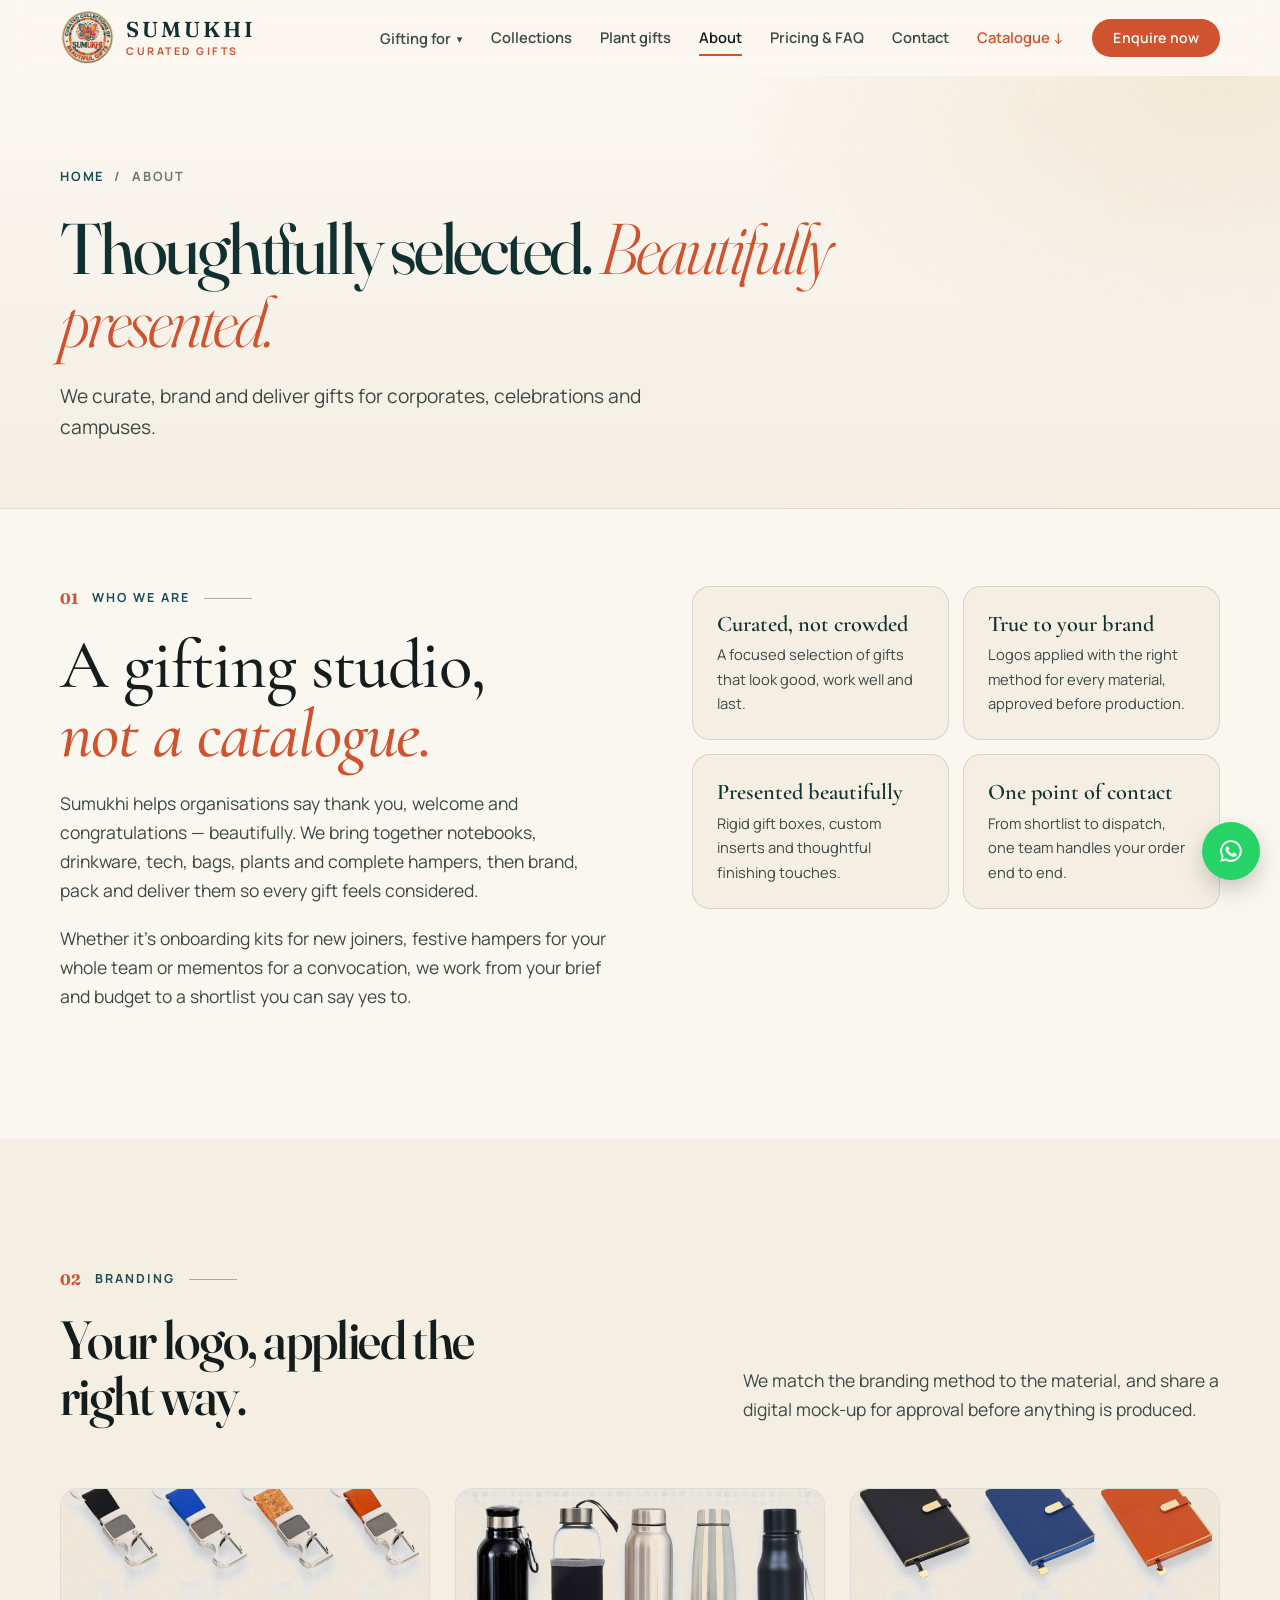
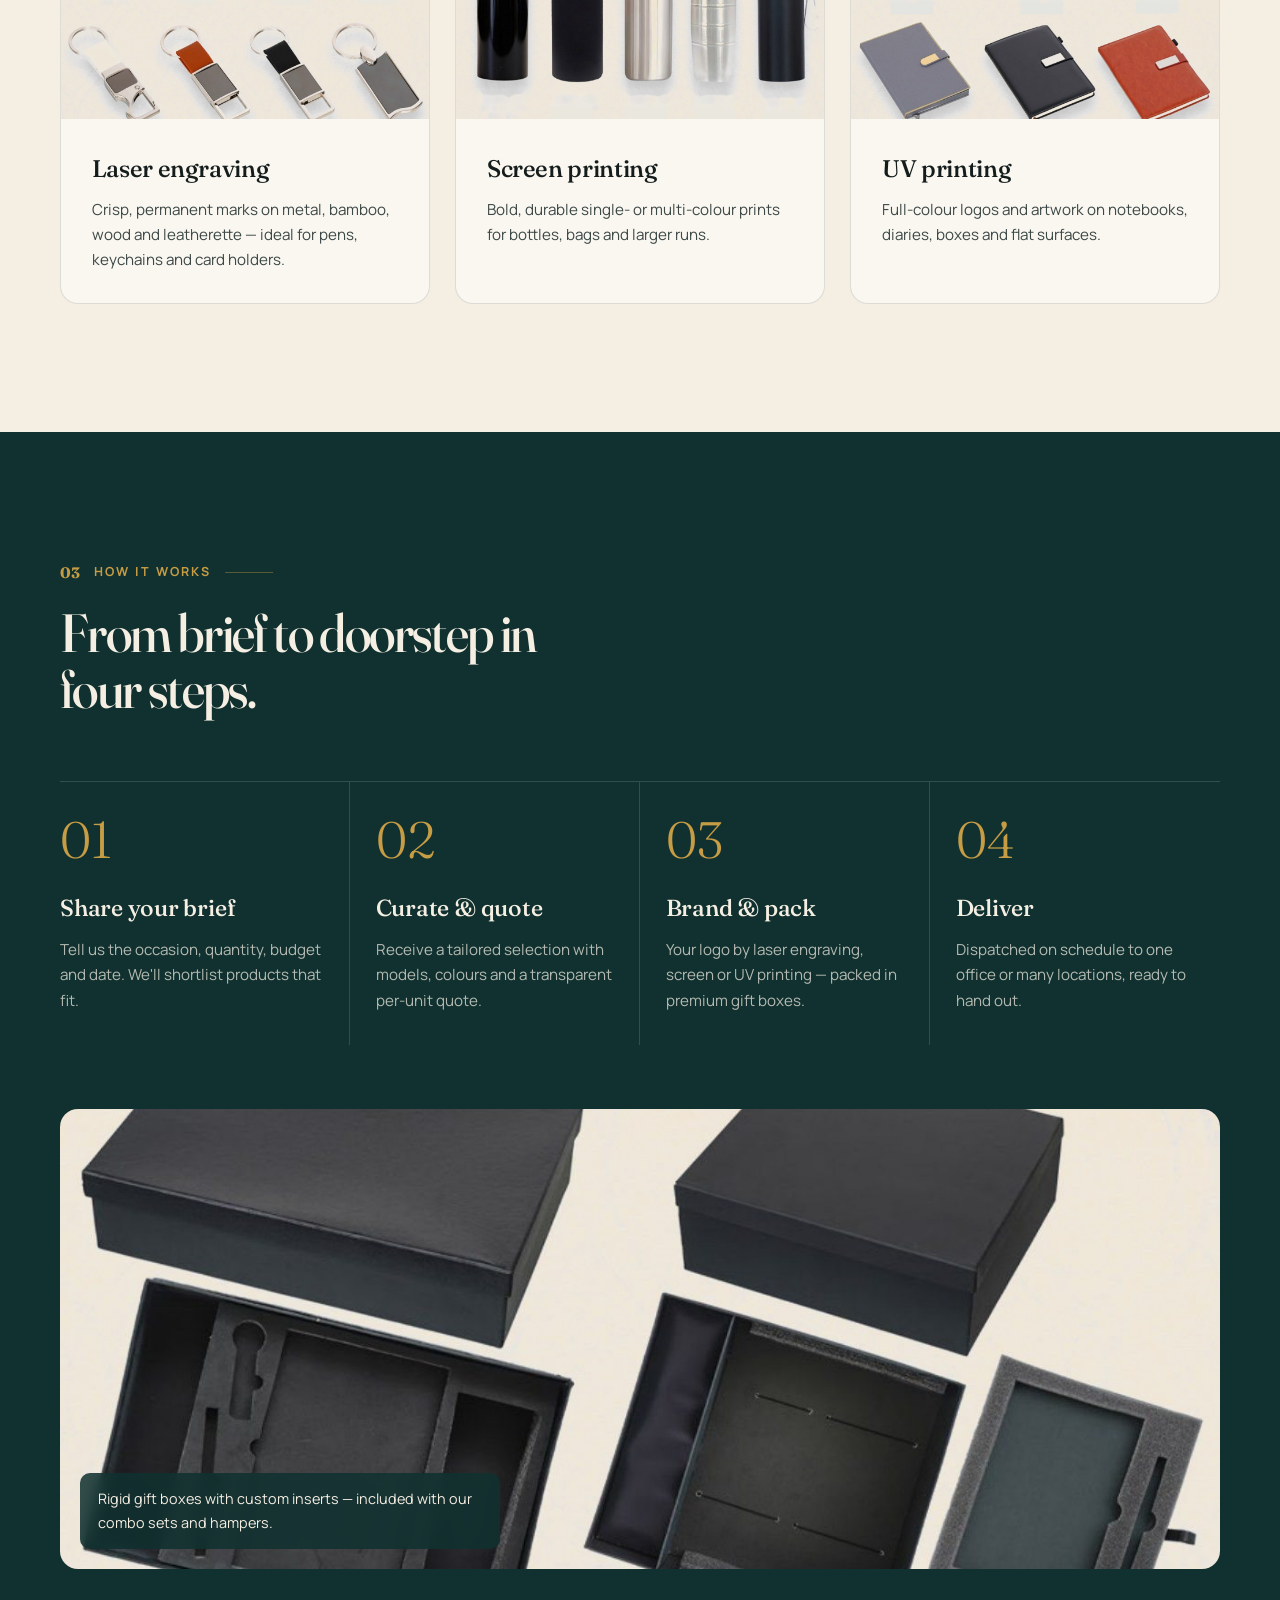
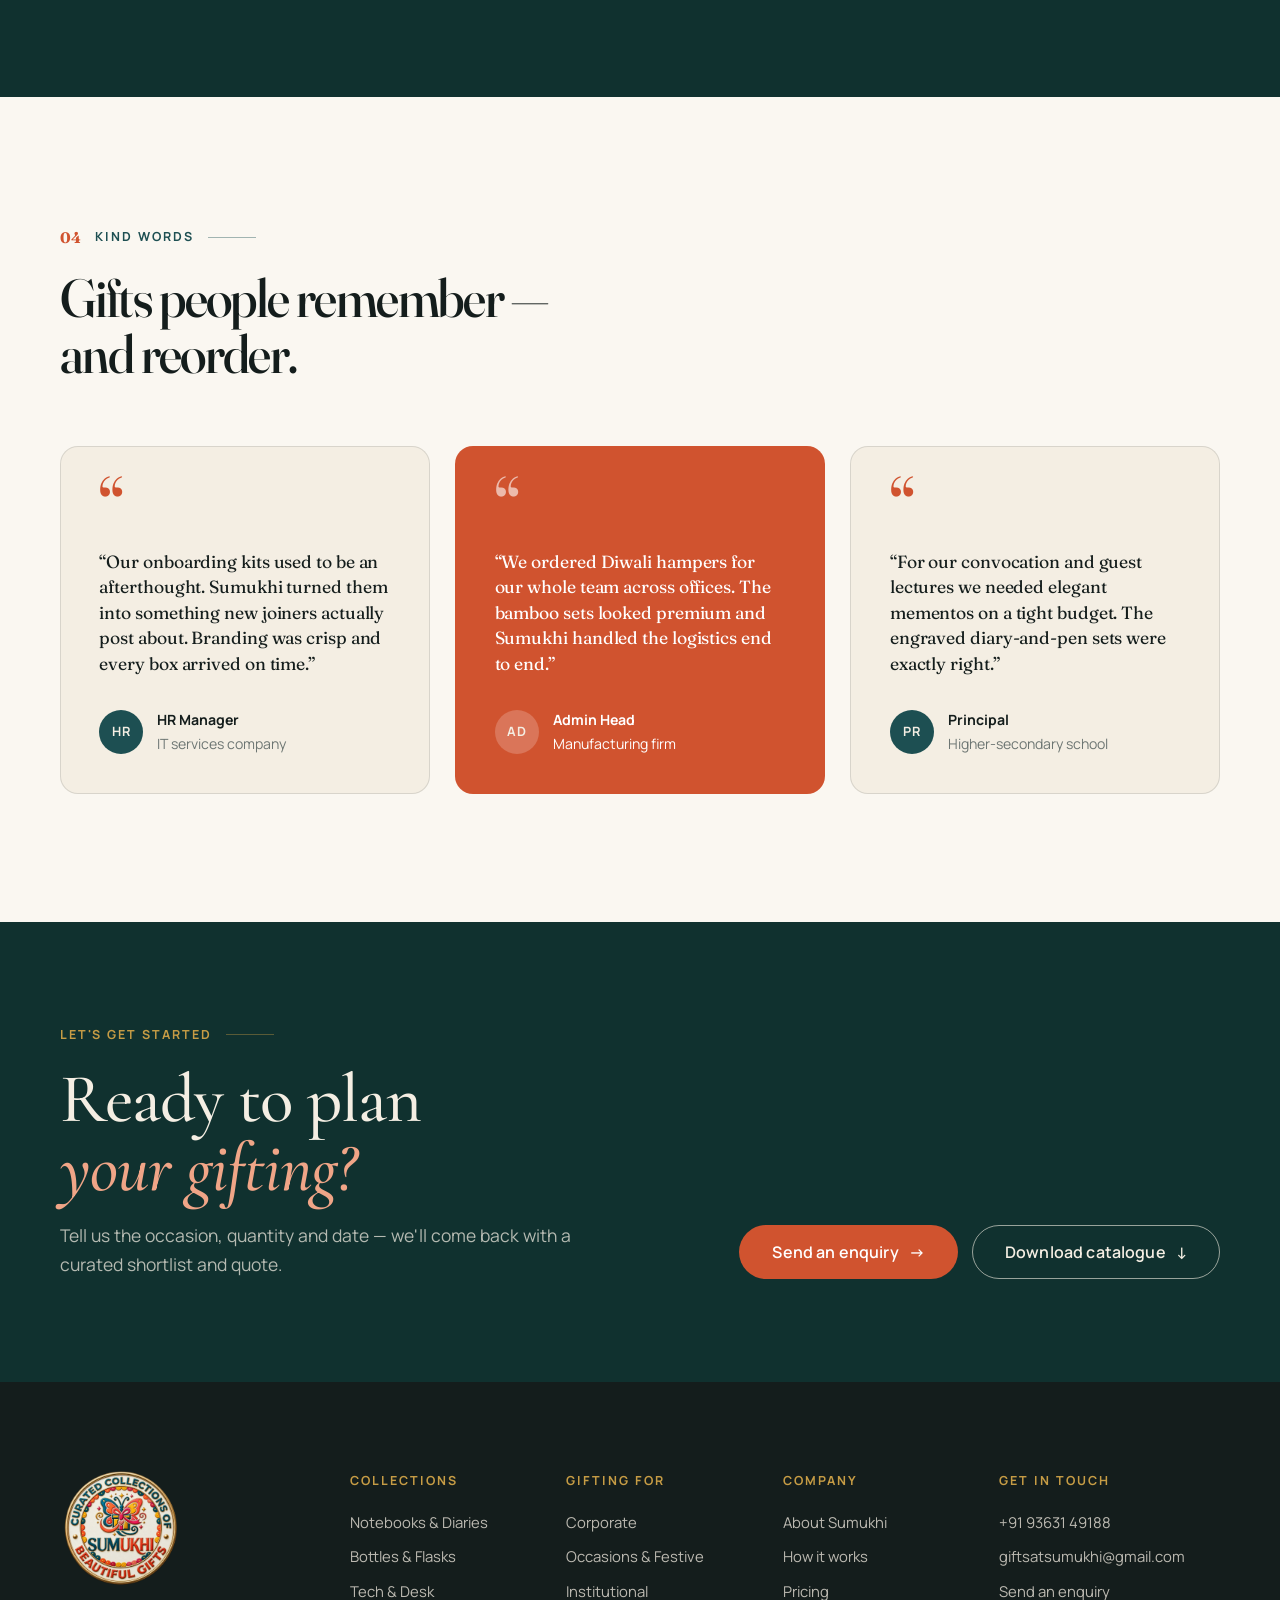
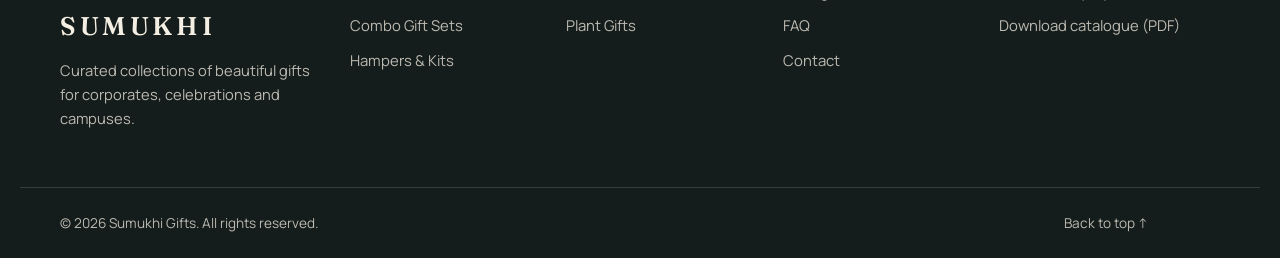
<file: about.html>
<!doctype html>
<html lang="en">
<head>
  <meta charset="utf-8">
  <meta name="viewport" content="width=device-width, initial-scale=1">
  <title>About — Sumukhi Curated Gifts</title>
  <meta name="description" content="Sumukhi is a gifting studio for corporates, festive celebrations and educational institutions — curated products, the right branding method and beautiful presentation.">
  <meta name="theme-color" content="#1d4f52">
  <link rel="icon" type="image/png" href="assets/img/favicon.png">
  <link rel="preconnect" href="https://fonts.googleapis.com">
  <link rel="preconnect" href="https://fonts.gstatic.com" crossorigin>
  <link href="https://fonts.googleapis.com/css2?family=Cormorant+Garamond:ital,wght@0,500;0,600;1,500;1,600&family=Fraunces:ital,opsz,wght@0,9..144,300..800;1,9..144,300..600&family=Manrope:wght@400;500;600;700&display=swap" rel="stylesheet">
  <link rel="stylesheet" href="css/styles.css?v=10">
  <script>document.documentElement.classList.add("js");</script>
</head>
<body>
  <a class="skip-link" href="#main">Skip to content</a>

  <!-- ============ HEADER ============ -->
  <header class="site-header" id="top">
    <div class="container header-inner">
      <a href="index.html" class="brand" aria-label="Sumukhi home">
        <img src="assets/img/logo-128.png" alt="" class="brand-mark" width="48" height="47">
        <span class="brand-text">
          <span class="brand-name">SUMUKHI</span>
          <span class="brand-tag">Curated Gifts</span>
        </span>
      </a>

      <nav class="nav" id="site-nav" aria-label="Primary">
        <a href="index.html" class="nav-mobile-only">Home</a>
        <div class="nav-group">
          <button class="nav-group-toggle" type="button" aria-expanded="false" aria-controls="nav-gifting">Gifting for <span aria-hidden="true">▾</span></button>
          <div class="nav-sub" id="nav-gifting">
            <a href="corporate.html">Corporate</a>
            <a href="occasions.html">Occasions &amp; Festive</a>
            <a href="institutional.html">Institutional</a>
          </div>
        </div>
        <a href="collections.html">Collections</a>
        <a href="plant-gifting.html">Plant gifts</a>
        <a href="about.html" aria-current="page">About</a>
        <a href="pricing.html">Pricing &amp; FAQ</a>
        <a href="contact.html">Contact</a>
        <a href="assets/catalogue/Sumukhi-Corporate-Gifting-Catalogue.pdf" class="nav-download" download>Catalogue ↓</a>
        <a href="contact.html#enquire" class="btn btn-primary btn-sm nav-cta">Enquire now</a>
      </nav>

      <a href="contact.html#enquire" class="btn btn-primary btn-sm header-cta">Enquire</a>
      <button class="nav-toggle" aria-expanded="false" aria-controls="site-nav" aria-label="Open menu">
        <span></span><span></span>
      </button>
    </div>
  </header>

  <main id="main">

    <!-- ============ PAGE HERO ============ -->
    <section class="page-hero">
      <div class="container">
        <nav class="breadcrumb reveal" aria-label="Breadcrumb">
          <a href="index.html">Home</a><span aria-hidden="true">/</span><span aria-current="page">About</span>
        </nav>
        <h1 class="page-title reveal">Thoughtfully selected. <em>Beautifully presented.</em></h1>
        <p class="page-intro reveal">We curate, brand and deliver gifts for corporates, celebrations and campuses.</p>
      </div>
    </section>

    <!-- ============ ABOUT ============ -->
    <section class="section" id="about">
      <div class="container about-grid">
        <div class="about-copy reveal">
          <p class="kicker"><span>01</span> Who we are</p>
          <h2 class="h2 h2-alt">A gifting studio, <em>not a catalogue.</em></h2>
          <p>Sumukhi helps organisations say thank you, welcome and congratulations — beautifully. We bring together notebooks, drinkware, tech, bags, plants and complete hampers, then brand, pack and deliver them so every gift feels considered.</p>
          <p>Whether it's onboarding kits for new joiners, festive hampers for your whole team or mementos for a convocation, we work from your brief and budget to a shortlist you can say yes to.</p>
        </div>
        <ul class="values reveal">
          <li><h3>Curated, not crowded</h3><p>A focused selection of gifts that look good, work well and last.</p></li>
          <li><h3>True to your brand</h3><p>Logos applied with the right method for every material, approved before production.</p></li>
          <li><h3>Presented beautifully</h3><p>Rigid gift boxes, custom inserts and thoughtful finishing touches.</p></li>
          <li><h3>One point of contact</h3><p>From shortlist to dispatch, one team handles your order end to end.</p></li>
        </ul>
      </div>
    </section>

    <!-- ============ BRANDING ============ -->
    <section class="section section-tint" id="branding">
      <div class="container">
        <header class="section-head section-head-split reveal">
          <div>
            <p class="kicker"><span>02</span> Branding</p>
            <h2 class="h2">Your logo, applied the right&nbsp;way.</h2>
          </div>
          <p class="section-intro">We match the branding method to the material, and share a digital mock-up for approval before anything is produced.</p>
        </header>
        <div class="branding-grid">
          <article class="branding-card reveal">
            <img src="assets/img/keychains.jpg" alt="Metal keychains suitable for laser engraving" loading="lazy">
            <div><h3>Laser engraving</h3><p>Crisp, permanent marks on metal, bamboo, wood and leatherette — ideal for pens, keychains and card holders.</p></div>
          </article>
          <article class="branding-card reveal">
            <img src="assets/img/bottles.jpg" alt="Steel bottles suitable for screen printing" loading="lazy">
            <div><h3>Screen printing</h3><p>Bold, durable single- or multi-colour prints for bottles, bags and larger runs.</p></div>
          </article>
          <article class="branding-card reveal">
            <img src="assets/img/notebooks.jpg" alt="Notebooks suitable for UV printing" loading="lazy">
            <div><h3>UV printing</h3><p>Full-colour logos and artwork on notebooks, diaries, boxes and flat surfaces.</p></div>
          </article>
        </div>
      </div>
    </section>

    <section class="section section-dark" id="process">
      <div class="container">
        <header class="section-head reveal">
          <p class="kicker"><span>03</span> How it works</p>
          <h2 class="h2">From brief to doorstep in four&nbsp;steps.</h2>
        </header>
        <ol class="steps">
          <li class="reveal">
            <span class="step-num">01</span>
            <h3>Share your brief</h3>
            <p>Tell us the occasion, quantity, budget and date. We'll shortlist products that fit.</p>
          </li>
          <li class="reveal">
            <span class="step-num">02</span>
            <h3>Curate &amp; quote</h3>
            <p>Receive a tailored selection with models, colours and a transparent per-unit quote.</p>
          </li>
          <li class="reveal">
            <span class="step-num">03</span>
            <h3>Brand &amp; pack</h3>
            <p>Your logo by laser engraving, screen or UV printing — packed in premium gift boxes.</p>
          </li>
          <li class="reveal">
            <span class="step-num">04</span>
            <h3>Deliver</h3>
            <p>Dispatched on schedule to one office or many locations, ready to hand out.</p>
          </li>
        </ol>
        <figure class="process-figure reveal">
          <img src="assets/img/packaging.jpg" alt="Black rigid gift boxes with custom foam inserts" loading="lazy">
          <figcaption>Rigid gift boxes with custom inserts — included with our combo sets and hampers.</figcaption>
        </figure>
      </div>
    </section>

    <!-- NOTE: Sample testimonials. Replace with real client quotes (with their permission) before going live. -->
    <section class="section" id="testimonials">
      <div class="container">
        <header class="section-head reveal">
          <p class="kicker"><span>04</span> Kind words</p>
          <h2 class="h2">Gifts people remember — and&nbsp;reorder.</h2>
        </header>
        <div class="testimonials">
          <figure class="quote reveal">
            <blockquote>“Our onboarding kits used to be an afterthought. Sumukhi turned them into something new joiners actually post about. Branding was crisp and every box arrived on time.”</blockquote>
            <figcaption><span class="q-avatar" aria-hidden="true">HR</span><span><strong>HR Manager</strong>IT services company</span></figcaption>
          </figure>
          <figure class="quote quote-accent reveal">
            <blockquote>“We ordered Diwali hampers for our whole team across offices. The bamboo sets looked premium and Sumukhi handled the logistics end to end.”</blockquote>
            <figcaption><span class="q-avatar" aria-hidden="true">AD</span><span><strong>Admin Head</strong>Manufacturing firm</span></figcaption>
          </figure>
          <figure class="quote reveal">
            <blockquote>“For our convocation and guest lectures we needed elegant mementos on a tight budget. The engraved diary-and-pen sets were exactly right.”</blockquote>
            <figcaption><span class="q-avatar" aria-hidden="true">PR</span><span><strong>Principal</strong>Higher-secondary school</span></figcaption>
          </figure>
        </div>
      </div>
    </section>

    <!-- ============ CTA ============ -->
    <section class="cta-band">
      <div class="container cta-band-inner reveal">
        <div>
          <p class="kicker">Let's get started</p>
          <h2 class="h2 h2-alt">Ready to plan <em>your gifting?</em></h2>
          <p>Tell us the occasion, quantity and date — we'll come back with a curated shortlist and quote.</p>
        </div>
        <div class="cta-band-actions">
          <a href="contact.html#enquire" class="btn btn-primary btn-lg">Send an enquiry <span aria-hidden="true">→</span></a>
          <a href="assets/catalogue/Sumukhi-Corporate-Gifting-Catalogue.pdf" class="btn btn-ghost-light btn-lg" download>Download catalogue <span aria-hidden="true">↓</span></a>
        </div>
      </div>
    </section>
  </main>

  <!-- ============ FOOTER ============ -->
  <footer class="site-footer">
    <div class="container footer-grid">
      <div class="footer-brand">
        <img src="assets/img/logo.webp" alt="Sumukhi — Curated Collections of Beautiful Gifts" width="120" height="116" loading="lazy">
        <p class="footer-title">SUMUKHI</p>
        <p>Curated collections of beautiful gifts for corporates, celebrations and campuses.</p>
      </div>
      <div>
        <p class="footer-head">Collections</p>
        <ul>
          <li><a href="collections.html#cat-notebooks">Notebooks &amp; Diaries</a></li>
          <li><a href="collections.html#cat-bottles">Bottles &amp; Flasks</a></li>
          <li><a href="collections.html#cat-tech">Tech &amp; Desk</a></li>
          <li><a href="collections.html#cat-sets">Combo Gift Sets</a></li>
          <li><a href="collections.html#cat-hampers">Hampers &amp; Kits</a></li>
        </ul>
      </div>
      <div>
        <p class="footer-head">Gifting for</p>
        <ul>
          <li><a href="corporate.html">Corporate</a></li>
          <li><a href="occasions.html">Occasions &amp; Festive</a></li>
          <li><a href="institutional.html">Institutional</a></li>
          <li><a href="plant-gifting.html">Plant Gifts</a></li>
        </ul>
      </div>
      <div>
        <p class="footer-head">Company</p>
        <ul>
          <li><a href="about.html">About Sumukhi</a></li>
          <li><a href="about.html#process">How it works</a></li>
          <li><a href="pricing.html">Pricing</a></li>
          <li><a href="pricing.html#faq">FAQ</a></li>
          <li><a href="contact.html">Contact</a></li>
        </ul>
      </div>
      <div>
        <p class="footer-head">Get in touch</p>
        <ul>
          <li><a href="tel:+919363149188">+91 93631 49188</a></li>
          <li><a href="mailto:giftsatsumukhi@gmail.com">giftsatsumukhi@gmail.com</a></li>
          <li><a href="contact.html#enquire">Send an enquiry</a></li>
          <li><a href="assets/catalogue/Sumukhi-Corporate-Gifting-Catalogue.pdf" download>Download catalogue (PDF)</a></li>
        </ul>
      </div>
    </div>
    <div class="container footer-bottom">
      <p>© <span id="year">2026</span> Sumukhi Gifts. All rights reserved.</p>
      <a href="#top" class="to-top">Back to top ↑</a>
    </div>
  </footer>

  <a class="wa-float" href="https://wa.me/919363149188?text=Hi%20Sumukhi%2C%20I%27d%20like%20to%20enquire%20about%20gifting." target="_blank" rel="noopener" aria-label="Chat on WhatsApp">
    <svg viewBox="0 0 24 24" width="26" height="26" aria-hidden="true"><path fill="currentColor" d="M12 2a10 10 0 0 0-8.6 15.1L2 22l5-1.3A10 10 0 1 0 12 2Zm0 18.2c-1.5 0-3-.4-4.3-1.2l-.3-.2-3 .8.8-2.9-.2-.3A8.2 8.2 0 1 1 12 20.2Zm4.5-6.1c-.2-.1-1.5-.7-1.7-.8-.2-.1-.4-.1-.6.1l-.8 1c-.1.2-.3.2-.5.1a6.7 6.7 0 0 1-3.3-2.9c-.2-.4.3-.4.8-1.3.1-.2 0-.3 0-.4l-.8-1.8c-.2-.5-.4-.4-.6-.4h-.5c-.2 0-.4.1-.7.3-.2.3-.9.9-.9 2.2s.9 2.5 1 2.7c.1.2 1.8 2.8 4.4 3.9 1.6.7 2.3.8 3.1.6.5-.1 1.5-.6 1.7-1.2.2-.6.2-1.1.2-1.2-.1-.1-.3-.2-.6-.3Z"/></svg>
  </a>

  <script src="js/main.js?v=9" defer></script>
</body>
</html>
</file>
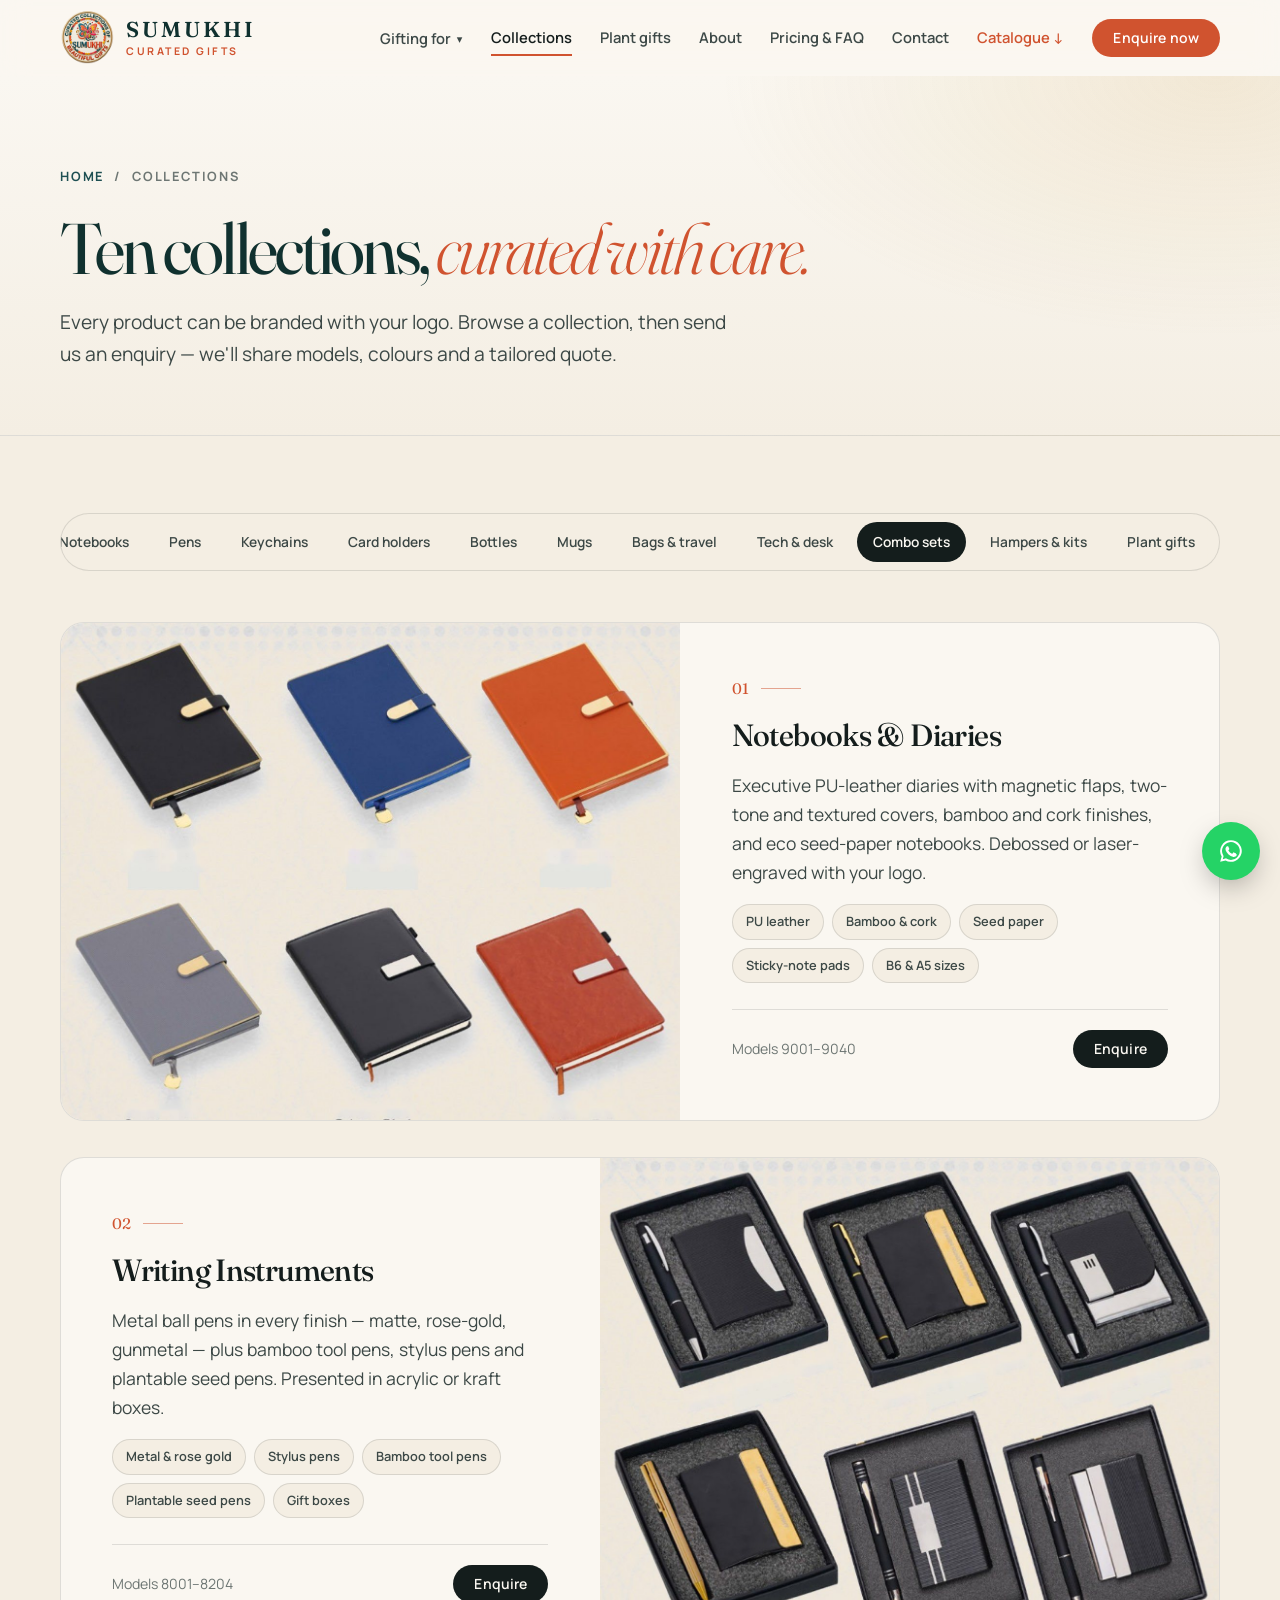
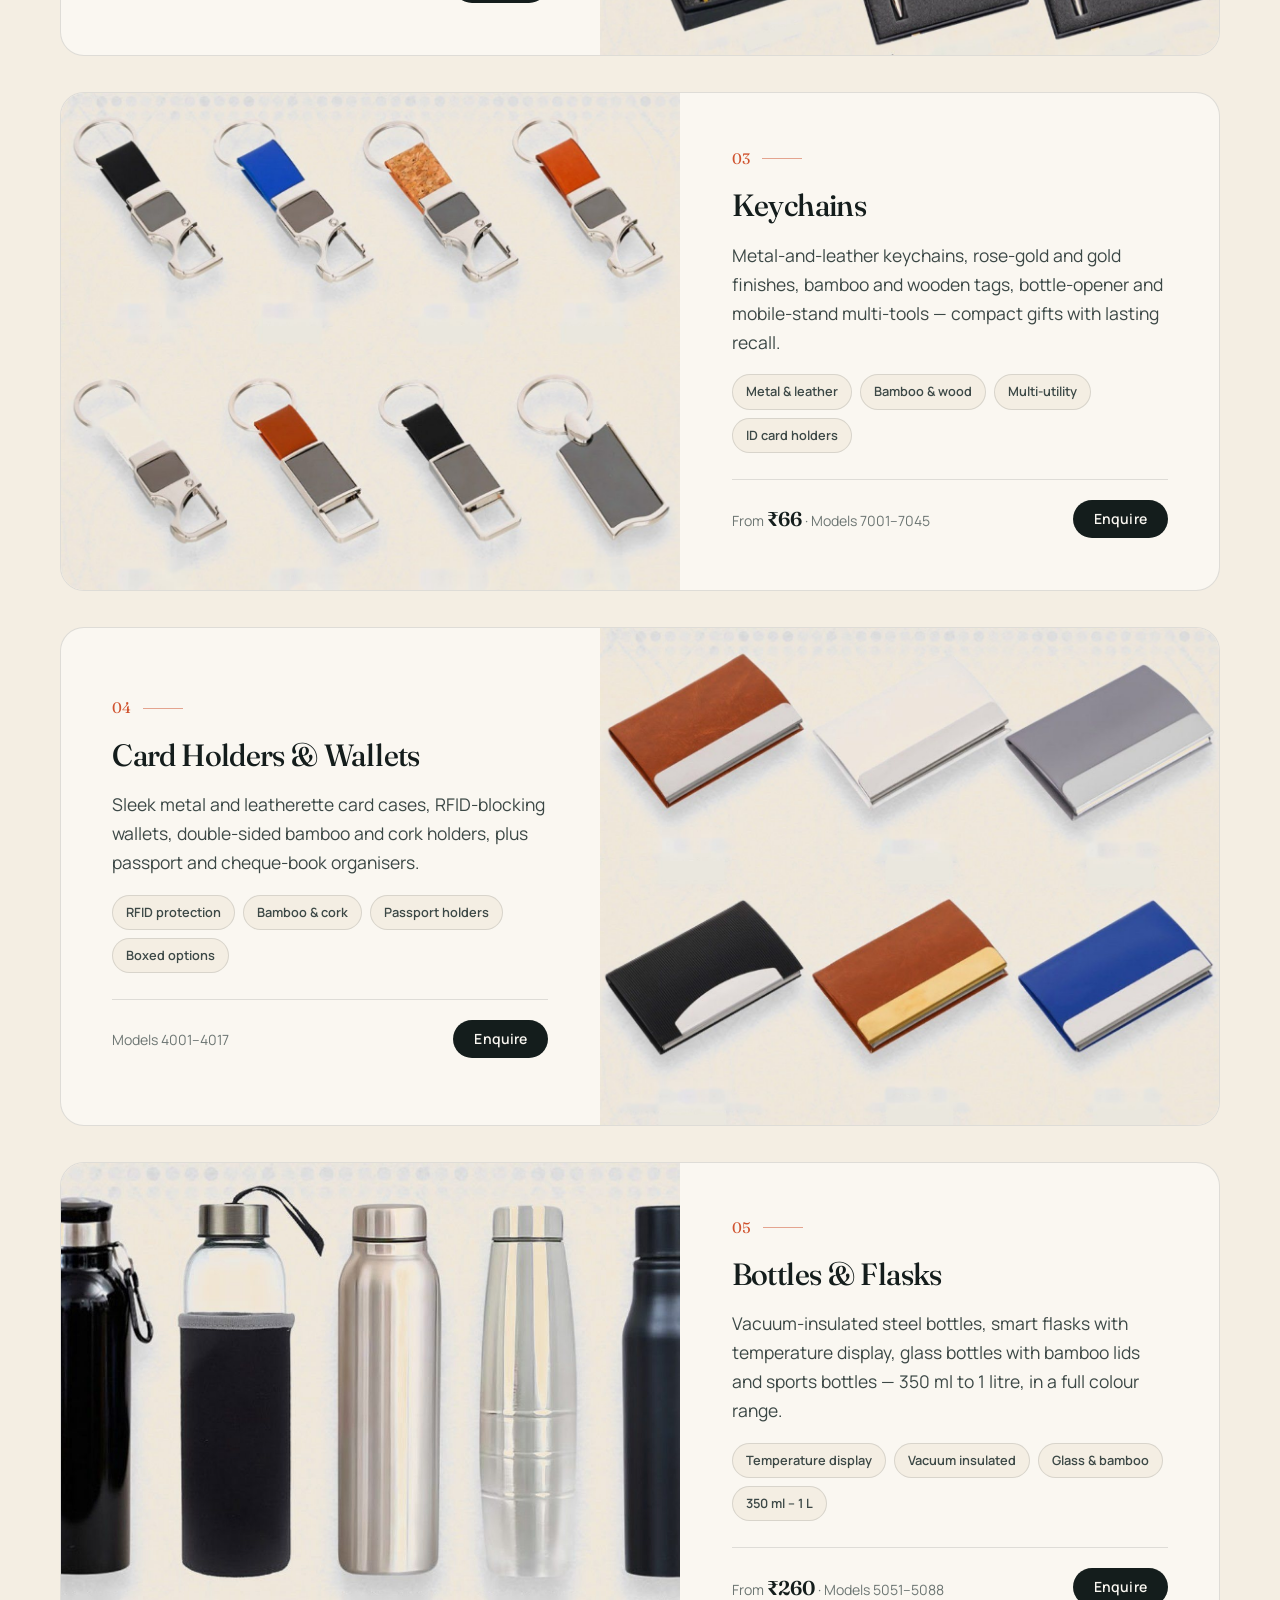
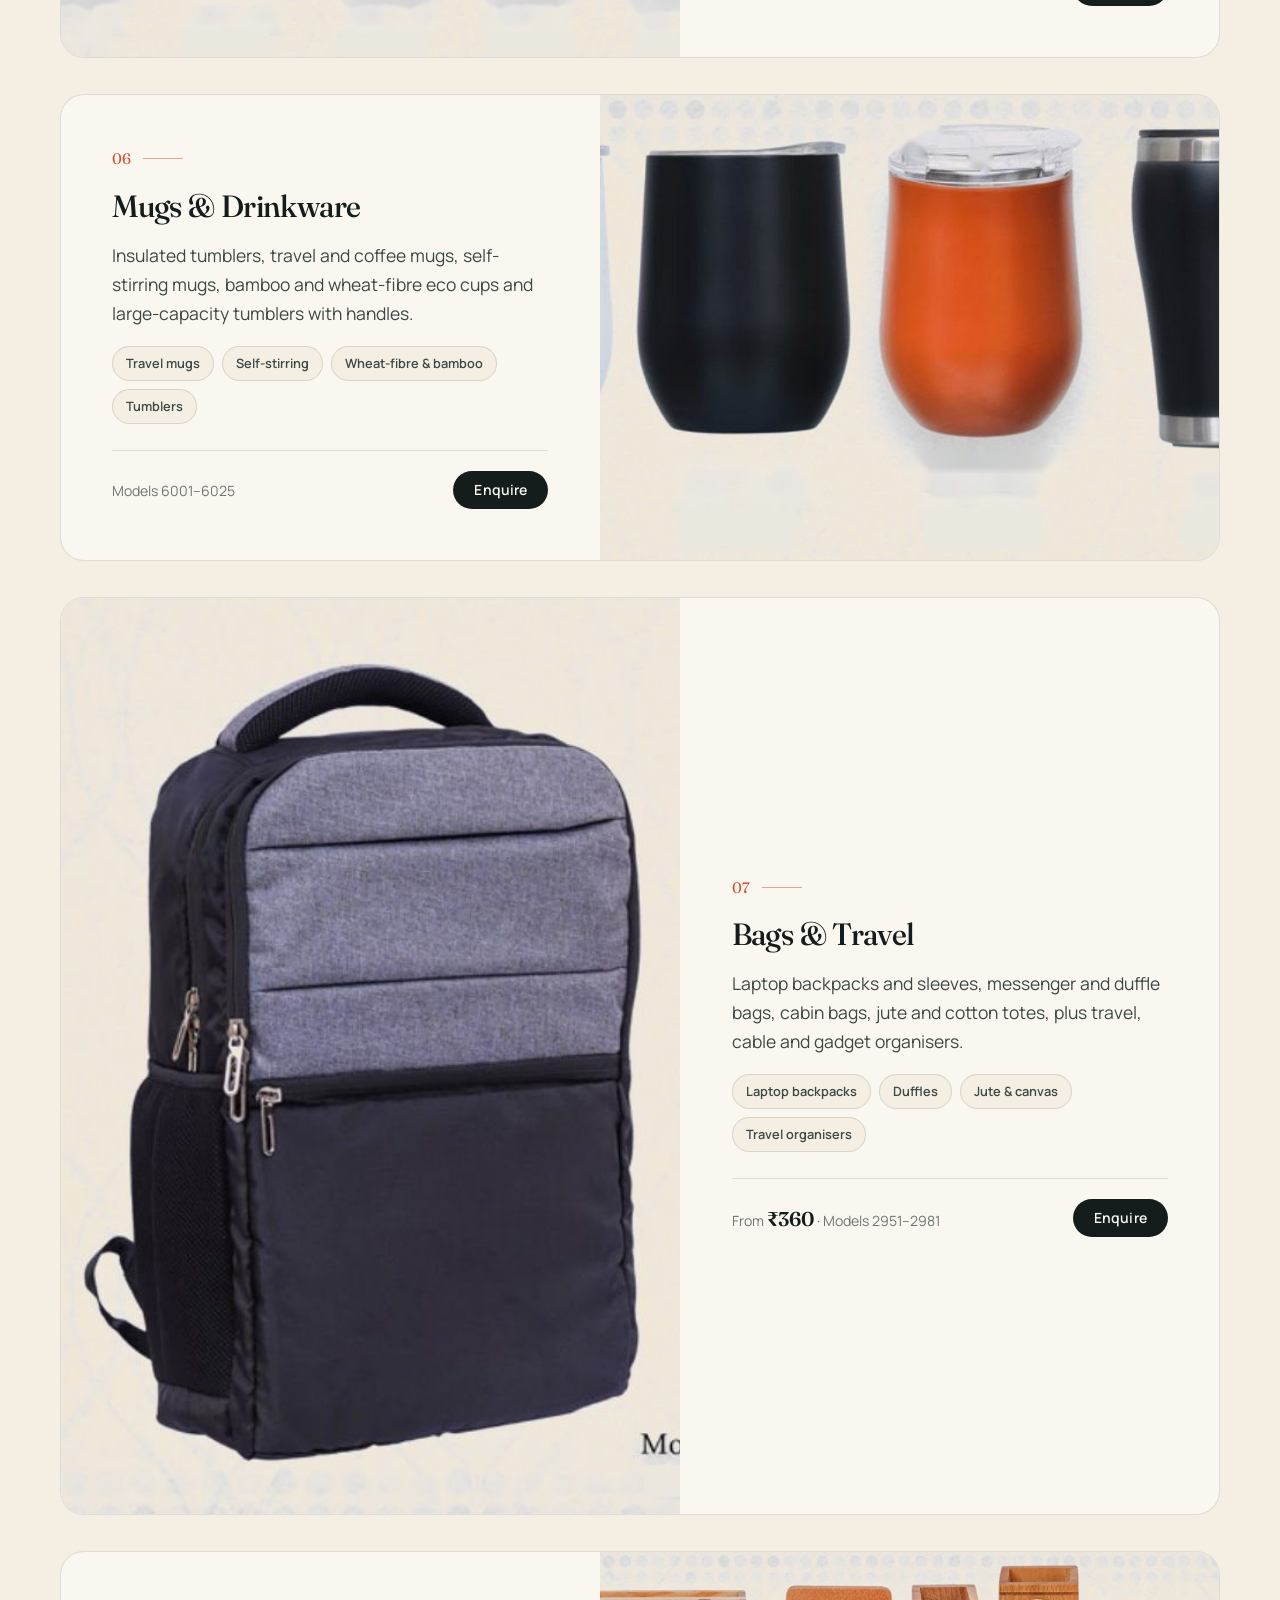
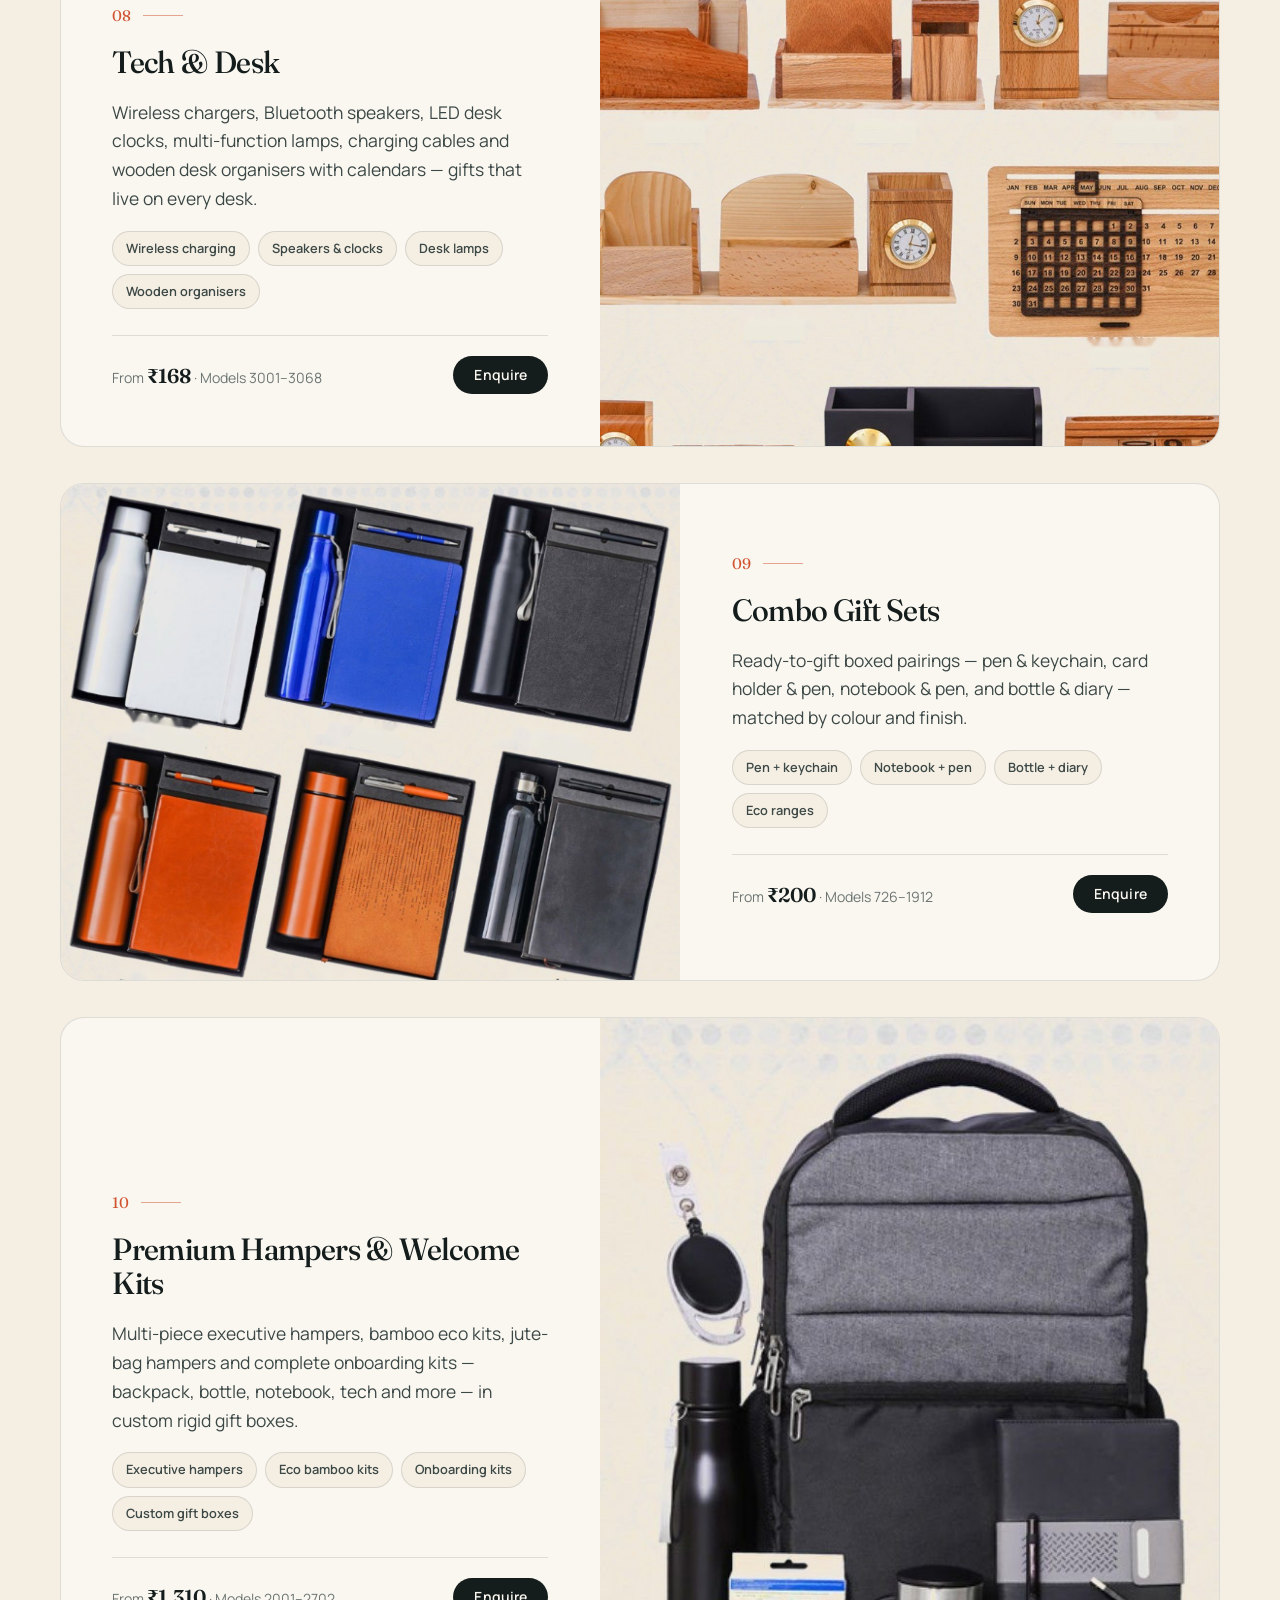
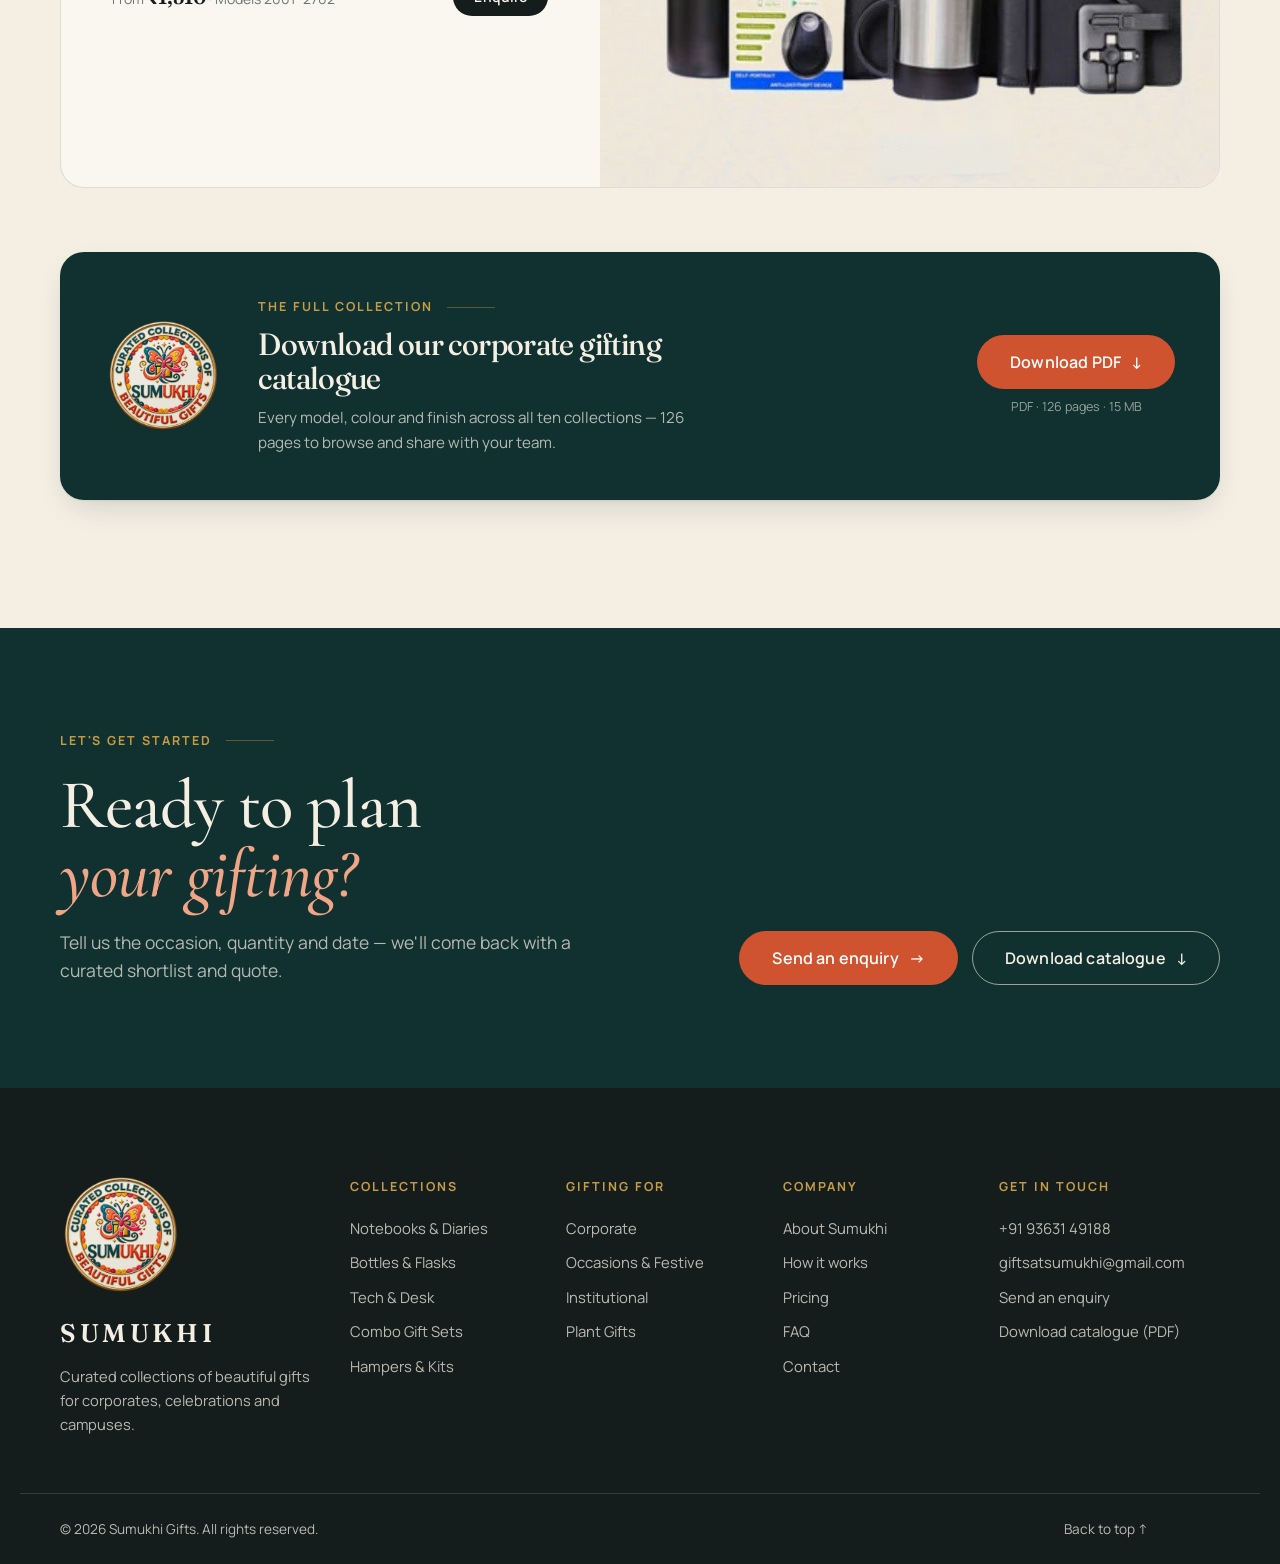
<file: collections.html>
<!doctype html>
<html lang="en">
<head>
  <meta charset="utf-8">
  <meta name="viewport" content="width=device-width, initial-scale=1">
  <title>Collections — Sumukhi Curated Gifts</title>
  <meta name="description" content="Browse Sumukhi's ten gifting collections: notebooks, pens, keychains, card holders, bottles, mugs, bags, tech &amp; desk, combo sets and premium hampers — all brandable with your logo.">
  <meta name="theme-color" content="#1d4f52">
  <link rel="icon" type="image/png" href="assets/img/favicon.png">
  <link rel="preconnect" href="https://fonts.googleapis.com">
  <link rel="preconnect" href="https://fonts.gstatic.com" crossorigin>
  <link href="https://fonts.googleapis.com/css2?family=Cormorant+Garamond:ital,wght@0,500;0,600;1,500;1,600&family=Fraunces:ital,opsz,wght@0,9..144,300..800;1,9..144,300..600&family=Manrope:wght@400;500;600;700&display=swap" rel="stylesheet">
  <link rel="stylesheet" href="css/styles.css?v=10">
  <script>document.documentElement.classList.add("js");</script>
</head>
<body>
  <a class="skip-link" href="#main">Skip to content</a>

  <!-- ============ HEADER ============ -->
  <header class="site-header" id="top">
    <div class="container header-inner">
      <a href="index.html" class="brand" aria-label="Sumukhi home">
        <img src="assets/img/logo-128.png" alt="" class="brand-mark" width="48" height="47">
        <span class="brand-text">
          <span class="brand-name">SUMUKHI</span>
          <span class="brand-tag">Curated Gifts</span>
        </span>
      </a>

      <nav class="nav" id="site-nav" aria-label="Primary">
        <a href="index.html" class="nav-mobile-only">Home</a>
        <div class="nav-group">
          <button class="nav-group-toggle" type="button" aria-expanded="false" aria-controls="nav-gifting">Gifting for <span aria-hidden="true">▾</span></button>
          <div class="nav-sub" id="nav-gifting">
            <a href="corporate.html">Corporate</a>
            <a href="occasions.html">Occasions &amp; Festive</a>
            <a href="institutional.html">Institutional</a>
          </div>
        </div>
        <a href="collections.html" aria-current="page">Collections</a>
        <a href="plant-gifting.html">Plant gifts</a>
        <a href="about.html">About</a>
        <a href="pricing.html">Pricing &amp; FAQ</a>
        <a href="contact.html">Contact</a>
        <a href="assets/catalogue/Sumukhi-Corporate-Gifting-Catalogue.pdf" class="nav-download" download>Catalogue ↓</a>
        <a href="contact.html#enquire" class="btn btn-primary btn-sm nav-cta">Enquire now</a>
      </nav>

      <a href="contact.html#enquire" class="btn btn-primary btn-sm header-cta">Enquire</a>
      <button class="nav-toggle" aria-expanded="false" aria-controls="site-nav" aria-label="Open menu">
        <span></span><span></span>
      </button>
    </div>
  </header>

  <main id="main">

    <!-- ============ PAGE HERO ============ -->
    <section class="page-hero">
      <div class="container">
        <nav class="breadcrumb reveal" aria-label="Breadcrumb">
          <a href="index.html">Home</a><span aria-hidden="true">/</span><span aria-current="page">Collections</span>
        </nav>
        <h1 class="page-title reveal">Ten collections, <em>curated with care.</em></h1>
        <p class="page-intro reveal">Every product can be branded with your logo. Browse a collection, then send us an enquiry — we'll share models, colours and a tailored quote.</p>
      </div>
    </section>

    <section class="section section-tint" id="collections">
      <div class="container">

        <nav class="cat-index reveal" aria-label="Collections">
          <a href="#cat-notebooks">Notebooks</a>
          <a href="#cat-pens">Pens</a>
          <a href="#cat-keychains">Keychains</a>
          <a href="#cat-cardholders">Card holders</a>
          <a href="#cat-bottles">Bottles</a>
          <a href="#cat-mugs">Mugs</a>
          <a href="#cat-bags">Bags &amp; travel</a>
          <a href="#cat-tech">Tech &amp; desk</a>
          <a href="#cat-sets">Combo sets</a>
          <a href="#cat-hampers">Hampers &amp; kits</a>
          <a href="plant-gifting.html">Plant gifts</a>
        </nav>
        <p class="cat-swipe" aria-hidden="true"><span>Swipe to explore</span><span class="cat-count">1 / 10</span></p>

        <div class="categories">

          <article class="category reveal" id="cat-notebooks">
            <div class="category-media">
              <img src="assets/img/notebooks.jpg" alt="PU leather notebooks in black, blue and tan with magnetic clasps" loading="lazy">
            </div>
            <div class="category-body">
              <p class="category-num">01</p>
              <h3 class="h3">Notebooks &amp; Diaries</h3>
              <p>Executive PU-leather diaries with magnetic flaps, two-tone and textured covers, bamboo and cork finishes, and eco seed-paper notebooks. Debossed or laser-engraved with your logo.</p>
              <ul class="chips">
                <li>PU leather</li><li>Bamboo &amp; cork</li><li>Seed paper</li><li>Sticky-note pads</li><li>B6 &amp; A5 sizes</li>
              </ul>
              <div class="category-foot">
                <span class="price-note">Models 9001–9040</span>
                <a href="contact.html?category=Notebooks+%26+Diaries#enquire" class="btn btn-dark btn-sm" data-category="Notebooks &amp; Diaries">Enquire</a>
              </div>
            </div>
          </article>

          <article class="category reveal" id="cat-pens">
            <div class="category-media">
              <img src="assets/img/pen-boxes.jpg" alt="Metal and bamboo pens in transparent gift boxes" loading="lazy">
            </div>
            <div class="category-body">
              <p class="category-num">02</p>
              <h3 class="h3">Writing Instruments</h3>
              <p>Metal ball pens in every finish — matte, rose-gold, gunmetal — plus bamboo tool pens, stylus pens and plantable seed pens. Presented in acrylic or kraft boxes.</p>
              <ul class="chips">
                <li>Metal &amp; rose gold</li><li>Stylus pens</li><li>Bamboo tool pens</li><li>Plantable seed pens</li><li>Gift boxes</li>
              </ul>
              <div class="category-foot">
                <span class="price-note">Models 8001–8204</span>
                <a href="contact.html?category=Writing+Instruments#enquire" class="btn btn-dark btn-sm" data-category="Writing Instruments">Enquire</a>
              </div>
            </div>
          </article>

          <article class="category reveal" id="cat-keychains">
            <div class="category-media">
              <img src="assets/img/keychains.jpg" alt="Metal and leather keychains in assorted colours" loading="lazy">
            </div>
            <div class="category-body">
              <p class="category-num">03</p>
              <h3 class="h3">Keychains</h3>
              <p>Metal-and-leather keychains, rose-gold and gold finishes, bamboo and wooden tags, bottle-opener and mobile-stand multi-tools — compact gifts with lasting recall.</p>
              <ul class="chips">
                <li>Metal &amp; leather</li><li>Bamboo &amp; wood</li><li>Multi-utility</li><li>ID card holders</li>
              </ul>
              <div class="category-foot">
                <span class="price-note">From <strong>₹66</strong> · Models 7001–7045</span>
                <a href="contact.html?category=Keychains#enquire" class="btn btn-dark btn-sm" data-category="Keychains">Enquire</a>
              </div>
            </div>
          </article>

          <article class="category reveal" id="cat-cardholders">
            <div class="category-media">
              <img src="assets/img/cardholders.jpg" alt="Metal and leatherette business card holders" loading="lazy">
            </div>
            <div class="category-body">
              <p class="category-num">04</p>
              <h3 class="h3">Card Holders &amp; Wallets</h3>
              <p>Sleek metal and leatherette card cases, RFID-blocking wallets, double-sided bamboo and cork holders, plus passport and cheque-book organisers.</p>
              <ul class="chips">
                <li>RFID protection</li><li>Bamboo &amp; cork</li><li>Passport holders</li><li>Boxed options</li>
              </ul>
              <div class="category-foot">
                <span class="price-note">Models 4001–4017</span>
                <a href="contact.html?category=Card+Holders+%26+Wallets#enquire" class="btn btn-dark btn-sm" data-category="Card Holders &amp; Wallets">Enquire</a>
              </div>
            </div>
          </article>

          <article class="category reveal" id="cat-bottles">
            <div class="category-media">
              <img src="assets/img/bottles.jpg" alt="Stainless steel and glass bottles in black and silver" loading="lazy">
            </div>
            <div class="category-body">
              <p class="category-num">05</p>
              <h3 class="h3">Bottles &amp; Flasks</h3>
              <p>Vacuum-insulated steel bottles, smart flasks with temperature display, glass bottles with bamboo lids and sports bottles — 350 ml to 1 litre, in a full colour range.</p>
              <ul class="chips">
                <li>Temperature display</li><li>Vacuum insulated</li><li>Glass &amp; bamboo</li><li>350 ml – 1 L</li>
              </ul>
              <div class="category-foot">
                <span class="price-note">From <strong>₹260</strong> · Models 5051–5088</span>
                <a href="contact.html?category=Bottles+%26+Flasks#enquire" class="btn btn-dark btn-sm" data-category="Bottles &amp; Flasks">Enquire</a>
              </div>
            </div>
          </article>

          <article class="category reveal" id="cat-mugs">
            <div class="category-media">
              <img src="assets/img/mugs.jpg" alt="Insulated tumblers and travel mugs" loading="lazy">
            </div>
            <div class="category-body">
              <p class="category-num">06</p>
              <h3 class="h3">Mugs &amp; Drinkware</h3>
              <p>Insulated tumblers, travel and coffee mugs, self-stirring mugs, bamboo and wheat-fibre eco cups and large-capacity tumblers with handles.</p>
              <ul class="chips">
                <li>Travel mugs</li><li>Self-stirring</li><li>Wheat-fibre &amp; bamboo</li><li>Tumblers</li>
              </ul>
              <div class="category-foot">
                <span class="price-note">Models 6001–6025</span>
                <a href="contact.html?category=Mugs+%26+Drinkware#enquire" class="btn btn-dark btn-sm" data-category="Mugs &amp; Drinkware">Enquire</a>
              </div>
            </div>
          </article>

          <article class="category reveal" id="cat-bags">
            <div class="category-media">
              <img src="assets/img/bags.jpg" alt="Grey and black laptop backpacks" loading="lazy">
            </div>
            <div class="category-body">
              <p class="category-num">07</p>
              <h3 class="h3">Bags &amp; Travel</h3>
              <p>Laptop backpacks and sleeves, messenger and duffle bags, cabin bags, jute and cotton totes, plus travel, cable and gadget organisers.</p>
              <ul class="chips">
                <li>Laptop backpacks</li><li>Duffles</li><li>Jute &amp; canvas</li><li>Travel organisers</li>
              </ul>
              <div class="category-foot">
                <span class="price-note">From <strong>₹360</strong> · Models 2951–2981</span>
                <a href="contact.html?category=Bags+%26+Travel#enquire" class="btn btn-dark btn-sm" data-category="Bags &amp; Travel">Enquire</a>
              </div>
            </div>
          </article>

          <article class="category reveal" id="cat-tech">
            <div class="category-media">
              <img src="assets/img/desk.jpg" alt="Wooden desk organisers with clocks and calendars" loading="lazy">
            </div>
            <div class="category-body">
              <p class="category-num">08</p>
              <h3 class="h3">Tech &amp; Desk</h3>
              <p>Wireless chargers, Bluetooth speakers, LED desk clocks, multi-function lamps, charging cables and wooden desk organisers with calendars — gifts that live on every desk.</p>
              <ul class="chips">
                <li>Wireless charging</li><li>Speakers &amp; clocks</li><li>Desk lamps</li><li>Wooden organisers</li>
              </ul>
              <div class="category-foot">
                <span class="price-note">From <strong>₹168</strong> · Models 3001–3068</span>
                <a href="contact.html?category=Tech+%26+Desk#enquire" class="btn btn-dark btn-sm" data-category="Tech &amp; Desk">Enquire</a>
              </div>
            </div>
          </article>

          <article class="category reveal" id="cat-sets">
            <div class="category-media">
              <img src="assets/img/bottle-sets.jpg" alt="Bottle and diary combo gift sets" loading="lazy">
            </div>
            <div class="category-body">
              <p class="category-num">09</p>
              <h3 class="h3">Combo Gift Sets</h3>
              <p>Ready-to-gift boxed pairings — pen &amp; keychain, card holder &amp; pen, notebook &amp; pen, and bottle &amp; diary — matched by colour and finish.</p>
              <ul class="chips">
                <li>Pen + keychain</li><li>Notebook + pen</li><li>Bottle + diary</li><li>Eco ranges</li>
              </ul>
              <div class="category-foot">
                <span class="price-note">From <strong>₹200</strong> · Models 726–1912</span>
                <a href="contact.html?category=Combo+Gift+Sets#enquire" class="btn btn-dark btn-sm" data-category="Combo Gift Sets">Enquire</a>
              </div>
            </div>
          </article>

          <article class="category reveal" id="cat-hampers">
            <div class="category-media">
              <img src="assets/img/welcome-kit.jpg" alt="Welcome kit with backpack, bottle, notebook and accessories" loading="lazy">
            </div>
            <div class="category-body">
              <p class="category-num">10</p>
              <h3 class="h3">Premium Hampers &amp; Welcome Kits</h3>
              <p>Multi-piece executive hampers, bamboo eco kits, jute-bag hampers and complete onboarding kits — backpack, bottle, notebook, tech and more — in custom rigid gift boxes.</p>
              <ul class="chips">
                <li>Executive hampers</li><li>Eco bamboo kits</li><li>Onboarding kits</li><li>Custom gift boxes</li>
              </ul>
              <div class="category-foot">
                <span class="price-note">From <strong>₹1,310</strong> · Models 2001–2702</span>
                <a href="contact.html?category=Premium+Hampers+%26+Welcome+Kits#enquire" class="btn btn-dark btn-sm" data-category="Premium Hampers &amp; Welcome Kits">Enquire</a>
              </div>
            </div>
          </article>

        </div>

        <aside class="catalogue-cta reveal">
          <img src="assets/img/logo.webp" alt="" class="catalogue-cta-logo" width="640" height="620" loading="lazy">
          <div class="catalogue-cta-copy">
            <p class="kicker">The full collection</p>
            <h3 class="h3">Download our corporate gifting catalogue</h3>
            <p>Every model, colour and finish across all ten collections — 126 pages to browse and share with your team.</p>
          </div>
          <a href="assets/catalogue/Sumukhi-Corporate-Gifting-Catalogue.pdf" class="btn btn-primary btn-lg" download>
            Download PDF <span aria-hidden="true">↓</span>
          </a>
          <p class="catalogue-meta">PDF · 126 pages · 15 MB</p>
        </aside>
      </div>
    </section>

    <!-- ============ CTA ============ -->
    <section class="cta-band">
      <div class="container cta-band-inner reveal">
        <div>
          <p class="kicker">Let's get started</p>
          <h2 class="h2 h2-alt">Ready to plan <em>your gifting?</em></h2>
          <p>Tell us the occasion, quantity and date — we'll come back with a curated shortlist and quote.</p>
        </div>
        <div class="cta-band-actions">
          <a href="contact.html#enquire" class="btn btn-primary btn-lg">Send an enquiry <span aria-hidden="true">→</span></a>
          <a href="assets/catalogue/Sumukhi-Corporate-Gifting-Catalogue.pdf" class="btn btn-ghost-light btn-lg" download>Download catalogue <span aria-hidden="true">↓</span></a>
        </div>
      </div>
    </section>
  </main>

  <!-- ============ FOOTER ============ -->
  <footer class="site-footer">
    <div class="container footer-grid">
      <div class="footer-brand">
        <img src="assets/img/logo.webp" alt="Sumukhi — Curated Collections of Beautiful Gifts" width="120" height="116" loading="lazy">
        <p class="footer-title">SUMUKHI</p>
        <p>Curated collections of beautiful gifts for corporates, celebrations and campuses.</p>
      </div>
      <div>
        <p class="footer-head">Collections</p>
        <ul>
          <li><a href="#cat-notebooks">Notebooks &amp; Diaries</a></li>
          <li><a href="#cat-bottles">Bottles &amp; Flasks</a></li>
          <li><a href="#cat-tech">Tech &amp; Desk</a></li>
          <li><a href="#cat-sets">Combo Gift Sets</a></li>
          <li><a href="#cat-hampers">Hampers &amp; Kits</a></li>
        </ul>
      </div>
      <div>
        <p class="footer-head">Gifting for</p>
        <ul>
          <li><a href="corporate.html">Corporate</a></li>
          <li><a href="occasions.html">Occasions &amp; Festive</a></li>
          <li><a href="institutional.html">Institutional</a></li>
          <li><a href="plant-gifting.html">Plant Gifts</a></li>
        </ul>
      </div>
      <div>
        <p class="footer-head">Company</p>
        <ul>
          <li><a href="about.html">About Sumukhi</a></li>
          <li><a href="about.html#process">How it works</a></li>
          <li><a href="pricing.html">Pricing</a></li>
          <li><a href="pricing.html#faq">FAQ</a></li>
          <li><a href="contact.html">Contact</a></li>
        </ul>
      </div>
      <div>
        <p class="footer-head">Get in touch</p>
        <ul>
          <li><a href="tel:+919363149188">+91 93631 49188</a></li>
          <li><a href="mailto:giftsatsumukhi@gmail.com">giftsatsumukhi@gmail.com</a></li>
          <li><a href="contact.html#enquire">Send an enquiry</a></li>
          <li><a href="assets/catalogue/Sumukhi-Corporate-Gifting-Catalogue.pdf" download>Download catalogue (PDF)</a></li>
        </ul>
      </div>
    </div>
    <div class="container footer-bottom">
      <p>© <span id="year">2026</span> Sumukhi Gifts. All rights reserved.</p>
      <a href="#top" class="to-top">Back to top ↑</a>
    </div>
  </footer>

  <a class="wa-float" href="https://wa.me/919363149188?text=Hi%20Sumukhi%2C%20I%27d%20like%20to%20enquire%20about%20gifting." target="_blank" rel="noopener" aria-label="Chat on WhatsApp">
    <svg viewBox="0 0 24 24" width="26" height="26" aria-hidden="true"><path fill="currentColor" d="M12 2a10 10 0 0 0-8.6 15.1L2 22l5-1.3A10 10 0 1 0 12 2Zm0 18.2c-1.5 0-3-.4-4.3-1.2l-.3-.2-3 .8.8-2.9-.2-.3A8.2 8.2 0 1 1 12 20.2Zm4.5-6.1c-.2-.1-1.5-.7-1.7-.8-.2-.1-.4-.1-.6.1l-.8 1c-.1.2-.3.2-.5.1a6.7 6.7 0 0 1-3.3-2.9c-.2-.4.3-.4.8-1.3.1-.2 0-.3 0-.4l-.8-1.8c-.2-.5-.4-.4-.6-.4h-.5c-.2 0-.4.1-.7.3-.2.3-.9.9-.9 2.2s.9 2.5 1 2.7c.1.2 1.8 2.8 4.4 3.9 1.6.7 2.3.8 3.1.6.5-.1 1.5-.6 1.7-1.2.2-.6.2-1.1.2-1.2-.1-.1-.3-.2-.6-.3Z"/></svg>
  </a>

  <script src="js/main.js?v=9" defer></script>
</body>
</html>
</file>
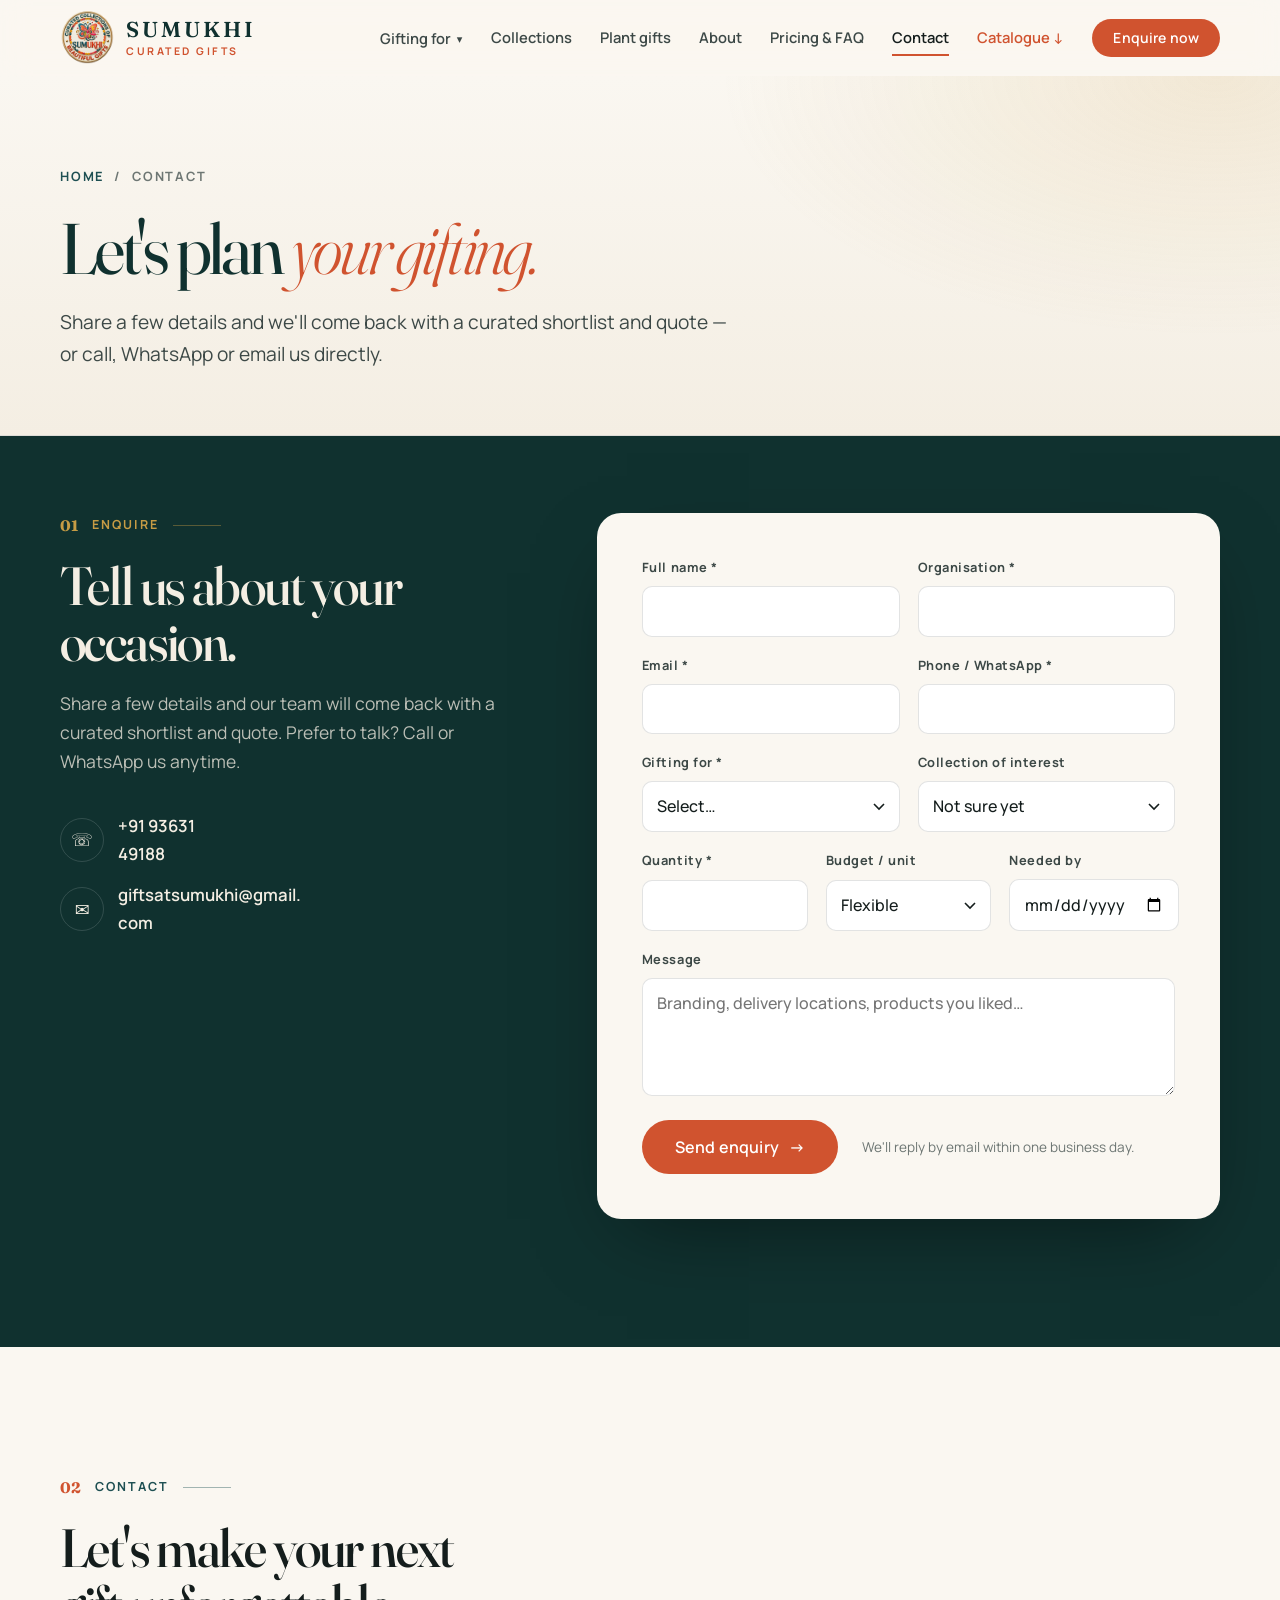
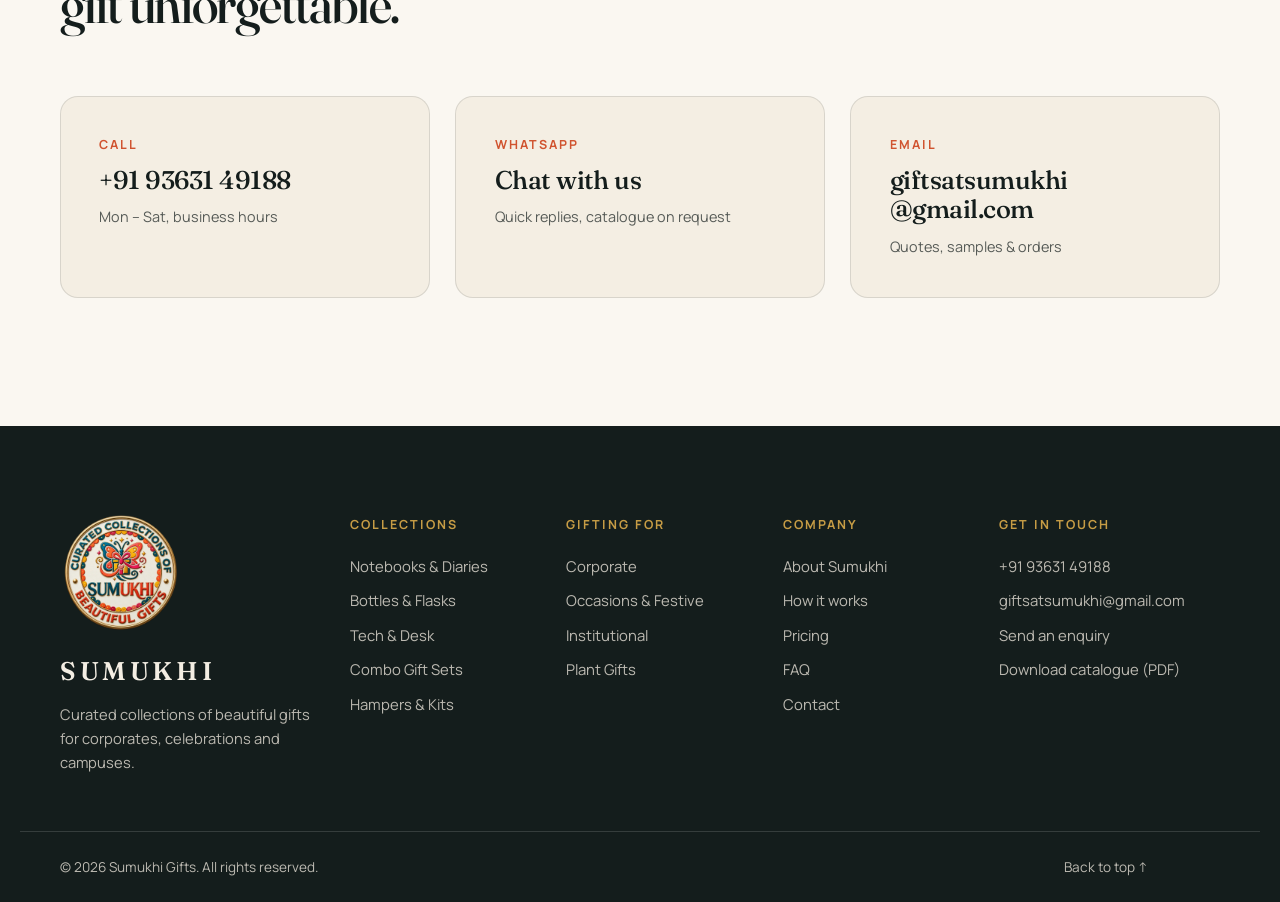
<file: contact.html>
<!doctype html>
<html lang="en">
<head>
  <meta charset="utf-8">
  <meta name="viewport" content="width=device-width, initial-scale=1">
  <title>Contact &amp; Enquiry — Sumukhi Curated Gifts</title>
  <meta name="description" content="Send Sumukhi a gifting enquiry or reach us by phone, WhatsApp or email for quotes, samples and orders.">
  <meta name="theme-color" content="#1d4f52">
  <link rel="icon" type="image/png" href="assets/img/favicon.png">
  <link rel="preconnect" href="https://fonts.googleapis.com">
  <link rel="preconnect" href="https://fonts.gstatic.com" crossorigin>
  <link href="https://fonts.googleapis.com/css2?family=Cormorant+Garamond:ital,wght@0,500;0,600;1,500;1,600&family=Fraunces:ital,opsz,wght@0,9..144,300..800;1,9..144,300..600&family=Manrope:wght@400;500;600;700&display=swap" rel="stylesheet">
  <link rel="stylesheet" href="css/styles.css?v=10">
  <script>document.documentElement.classList.add("js");</script>
</head>
<body>
  <a class="skip-link" href="#main">Skip to content</a>

  <!-- ============ HEADER ============ -->
  <header class="site-header" id="top">
    <div class="container header-inner">
      <a href="index.html" class="brand" aria-label="Sumukhi home">
        <img src="assets/img/logo-128.png" alt="" class="brand-mark" width="48" height="47">
        <span class="brand-text">
          <span class="brand-name">SUMUKHI</span>
          <span class="brand-tag">Curated Gifts</span>
        </span>
      </a>

      <nav class="nav" id="site-nav" aria-label="Primary">
        <a href="index.html" class="nav-mobile-only">Home</a>
        <div class="nav-group">
          <button class="nav-group-toggle" type="button" aria-expanded="false" aria-controls="nav-gifting">Gifting for <span aria-hidden="true">▾</span></button>
          <div class="nav-sub" id="nav-gifting">
            <a href="corporate.html">Corporate</a>
            <a href="occasions.html">Occasions &amp; Festive</a>
            <a href="institutional.html">Institutional</a>
          </div>
        </div>
        <a href="collections.html">Collections</a>
        <a href="plant-gifting.html">Plant gifts</a>
        <a href="about.html">About</a>
        <a href="pricing.html">Pricing &amp; FAQ</a>
        <a href="contact.html" aria-current="page">Contact</a>
        <a href="assets/catalogue/Sumukhi-Corporate-Gifting-Catalogue.pdf" class="nav-download" download>Catalogue ↓</a>
        <a href="contact.html#enquire" class="btn btn-primary btn-sm nav-cta">Enquire now</a>
      </nav>

      <a href="contact.html#enquire" class="btn btn-primary btn-sm header-cta">Enquire</a>
      <button class="nav-toggle" aria-expanded="false" aria-controls="site-nav" aria-label="Open menu">
        <span></span><span></span>
      </button>
    </div>
  </header>

  <main id="main">

    <!-- ============ PAGE HERO ============ -->
    <section class="page-hero">
      <div class="container">
        <nav class="breadcrumb reveal" aria-label="Breadcrumb">
          <a href="index.html">Home</a><span aria-hidden="true">/</span><span aria-current="page">Contact</span>
        </nav>
        <h1 class="page-title reveal">Let's plan <em>your gifting.</em></h1>
        <p class="page-intro reveal">Share a few details and we'll come back with a curated shortlist and quote — or call, WhatsApp or email us directly.</p>
      </div>
    </section>

    <section class="section section-dark" id="enquire">
      <div class="container enquire-grid">
        <div class="enquire-copy reveal">
          <p class="kicker"><span>01</span> Enquire</p>
          <h2 class="h2">Tell us about your occasion.</h2>
          <p>Share a few details and our team will come back with a curated shortlist and quote. Prefer to talk? Call or WhatsApp us anytime.</p>
          <ul class="contact-quick">
            <li><a href="tel:+919363149188"><span class="ci" aria-hidden="true">☏</span>+91 93631 49188</a></li>
            <li><a href="mailto:giftsatsumukhi@gmail.com"><span class="ci" aria-hidden="true">✉</span>giftsatsumukhi@gmail.com</a></li>
          </ul>
        </div>

        <form class="enquiry-form reveal" id="enquiry-form" novalidate>
          <div class="form-row">
            <label class="field">
              <span>Full name *</span>
              <input type="text" name="name" autocomplete="name" required>
            </label>
            <label class="field">
              <span>Organisation *</span>
              <input type="text" name="organisation" autocomplete="organization" required>
            </label>
          </div>
          <div class="form-row">
            <label class="field">
              <span>Email *</span>
              <input type="email" name="email" autocomplete="email" required>
            </label>
            <label class="field">
              <span>Phone / WhatsApp *</span>
              <input type="tel" name="phone" autocomplete="tel" inputmode="tel" pattern="[0-9+\-\s()]{8,}" required>
            </label>
          </div>
          <div class="form-row">
            <label class="field">
              <span>Gifting for *</span>
              <select name="occasion" required>
                <option value="">Select…</option>
                <option>Corporate</option>
                <option>Festive</option>
                <option>Educational</option>
                <option>Other</option>
              </select>
            </label>
            <label class="field">
              <span>Collection of interest</span>
              <select name="category">
                <option value="">Not sure yet</option>
                <option>Notebooks &amp; Diaries</option>
                <option>Writing Instruments</option>
                <option>Keychains</option>
                <option>Card Holders &amp; Wallets</option>
                <option>Bottles &amp; Flasks</option>
                <option>Mugs &amp; Drinkware</option>
                <option>Bags &amp; Travel</option>
                <option>Tech &amp; Desk</option>
                <option>Combo Gift Sets</option>
                <option>Premium Hampers &amp; Welcome Kits</option>
                <option>Plant Gifts</option>
              </select>
            </label>
          </div>
          <div class="form-row form-row-3">
            <label class="field">
              <span>Quantity *</span>
              <input type="number" name="quantity" min="1" inputmode="numeric" required>
            </label>
            <label class="field">
              <span>Budget / unit</span>
              <select name="budget">
                <option value="">Flexible</option>
                <option>Under ₹300</option>
                <option>₹300 – ₹1,000</option>
                <option>Above ₹1,000</option>
              </select>
            </label>
            <label class="field">
              <span>Needed by</span>
              <input type="date" name="needed_by">
            </label>
          </div>
          <label class="field">
            <span>Message</span>
            <textarea name="message" rows="4" placeholder="Branding, delivery locations, products you liked…"></textarea>
          </label>

          <!-- honeypot: real users never see this -->
          <input type="text" name="_honey" class="hp" tabindex="-1" autocomplete="off" aria-hidden="true">

          <div class="form-actions">
            <button type="submit" class="btn btn-primary btn-lg">Send enquiry <span aria-hidden="true">→</span></button>
            <p class="form-note">We'll reply by email within one business day.</p>
          </div>
          <div class="form-status" role="status" aria-live="polite"></div>
        </form>
      </div>
    </section>

    <section class="section" id="contact">
      <div class="container">
        <header class="section-head reveal">
          <p class="kicker"><span>02</span> Contact</p>
          <h2 class="h2">Let's make your next gift&nbsp;unforgettable.</h2>
        </header>
        <div class="contact-grid">
          <a class="contact-card reveal" href="tel:+919363149188">
            <span class="contact-label">Call</span>
            <span class="contact-value">+91 93631 49188</span>
            <span class="contact-sub">Mon – Sat, business hours</span>
          </a>
          <a class="contact-card reveal" href="https://wa.me/919363149188?text=Hi%20Sumukhi%2C%20I%27d%20like%20to%20enquire%20about%20gifting." target="_blank" rel="noopener">
            <span class="contact-label">WhatsApp</span>
            <span class="contact-value">Chat with us</span>
            <span class="contact-sub">Quick replies, catalogue on request</span>
          </a>
          <a class="contact-card reveal" href="mailto:giftsatsumukhi@gmail.com">
            <span class="contact-label">Email</span>
            <span class="contact-value">giftsatsumukhi<wbr>@gmail.com</span>
            <span class="contact-sub">Quotes, samples &amp; orders</span>
          </a>
        </div>
      </div>
    </section>
  </main>

  <!-- ============ FOOTER ============ -->
  <footer class="site-footer">
    <div class="container footer-grid">
      <div class="footer-brand">
        <img src="assets/img/logo.webp" alt="Sumukhi — Curated Collections of Beautiful Gifts" width="120" height="116" loading="lazy">
        <p class="footer-title">SUMUKHI</p>
        <p>Curated collections of beautiful gifts for corporates, celebrations and campuses.</p>
      </div>
      <div>
        <p class="footer-head">Collections</p>
        <ul>
          <li><a href="collections.html#cat-notebooks">Notebooks &amp; Diaries</a></li>
          <li><a href="collections.html#cat-bottles">Bottles &amp; Flasks</a></li>
          <li><a href="collections.html#cat-tech">Tech &amp; Desk</a></li>
          <li><a href="collections.html#cat-sets">Combo Gift Sets</a></li>
          <li><a href="collections.html#cat-hampers">Hampers &amp; Kits</a></li>
        </ul>
      </div>
      <div>
        <p class="footer-head">Gifting for</p>
        <ul>
          <li><a href="corporate.html">Corporate</a></li>
          <li><a href="occasions.html">Occasions &amp; Festive</a></li>
          <li><a href="institutional.html">Institutional</a></li>
          <li><a href="plant-gifting.html">Plant Gifts</a></li>
        </ul>
      </div>
      <div>
        <p class="footer-head">Company</p>
        <ul>
          <li><a href="about.html">About Sumukhi</a></li>
          <li><a href="about.html#process">How it works</a></li>
          <li><a href="pricing.html">Pricing</a></li>
          <li><a href="pricing.html#faq">FAQ</a></li>
          <li><a href="contact.html">Contact</a></li>
        </ul>
      </div>
      <div>
        <p class="footer-head">Get in touch</p>
        <ul>
          <li><a href="tel:+919363149188">+91 93631 49188</a></li>
          <li><a href="mailto:giftsatsumukhi@gmail.com">giftsatsumukhi@gmail.com</a></li>
          <li><a href="#enquire">Send an enquiry</a></li>
          <li><a href="assets/catalogue/Sumukhi-Corporate-Gifting-Catalogue.pdf" download>Download catalogue (PDF)</a></li>
        </ul>
      </div>
    </div>
    <div class="container footer-bottom">
      <p>© <span id="year">2026</span> Sumukhi Gifts. All rights reserved.</p>
      <a href="#top" class="to-top">Back to top ↑</a>
    </div>
  </footer>

  <a class="wa-float" href="https://wa.me/919363149188?text=Hi%20Sumukhi%2C%20I%27d%20like%20to%20enquire%20about%20gifting." target="_blank" rel="noopener" aria-label="Chat on WhatsApp">
    <svg viewBox="0 0 24 24" width="26" height="26" aria-hidden="true"><path fill="currentColor" d="M12 2a10 10 0 0 0-8.6 15.1L2 22l5-1.3A10 10 0 1 0 12 2Zm0 18.2c-1.5 0-3-.4-4.3-1.2l-.3-.2-3 .8.8-2.9-.2-.3A8.2 8.2 0 1 1 12 20.2Zm4.5-6.1c-.2-.1-1.5-.7-1.7-.8-.2-.1-.4-.1-.6.1l-.8 1c-.1.2-.3.2-.5.1a6.7 6.7 0 0 1-3.3-2.9c-.2-.4.3-.4.8-1.3.1-.2 0-.3 0-.4l-.8-1.8c-.2-.5-.4-.4-.6-.4h-.5c-.2 0-.4.1-.7.3-.2.3-.9.9-.9 2.2s.9 2.5 1 2.7c.1.2 1.8 2.8 4.4 3.9 1.6.7 2.3.8 3.1.6.5-.1 1.5-.6 1.7-1.2.2-.6.2-1.1.2-1.2-.1-.1-.3-.2-.6-.3Z"/></svg>
  </a>

  <script src="js/main.js?v=9" defer></script>
</body>
</html>
</file>
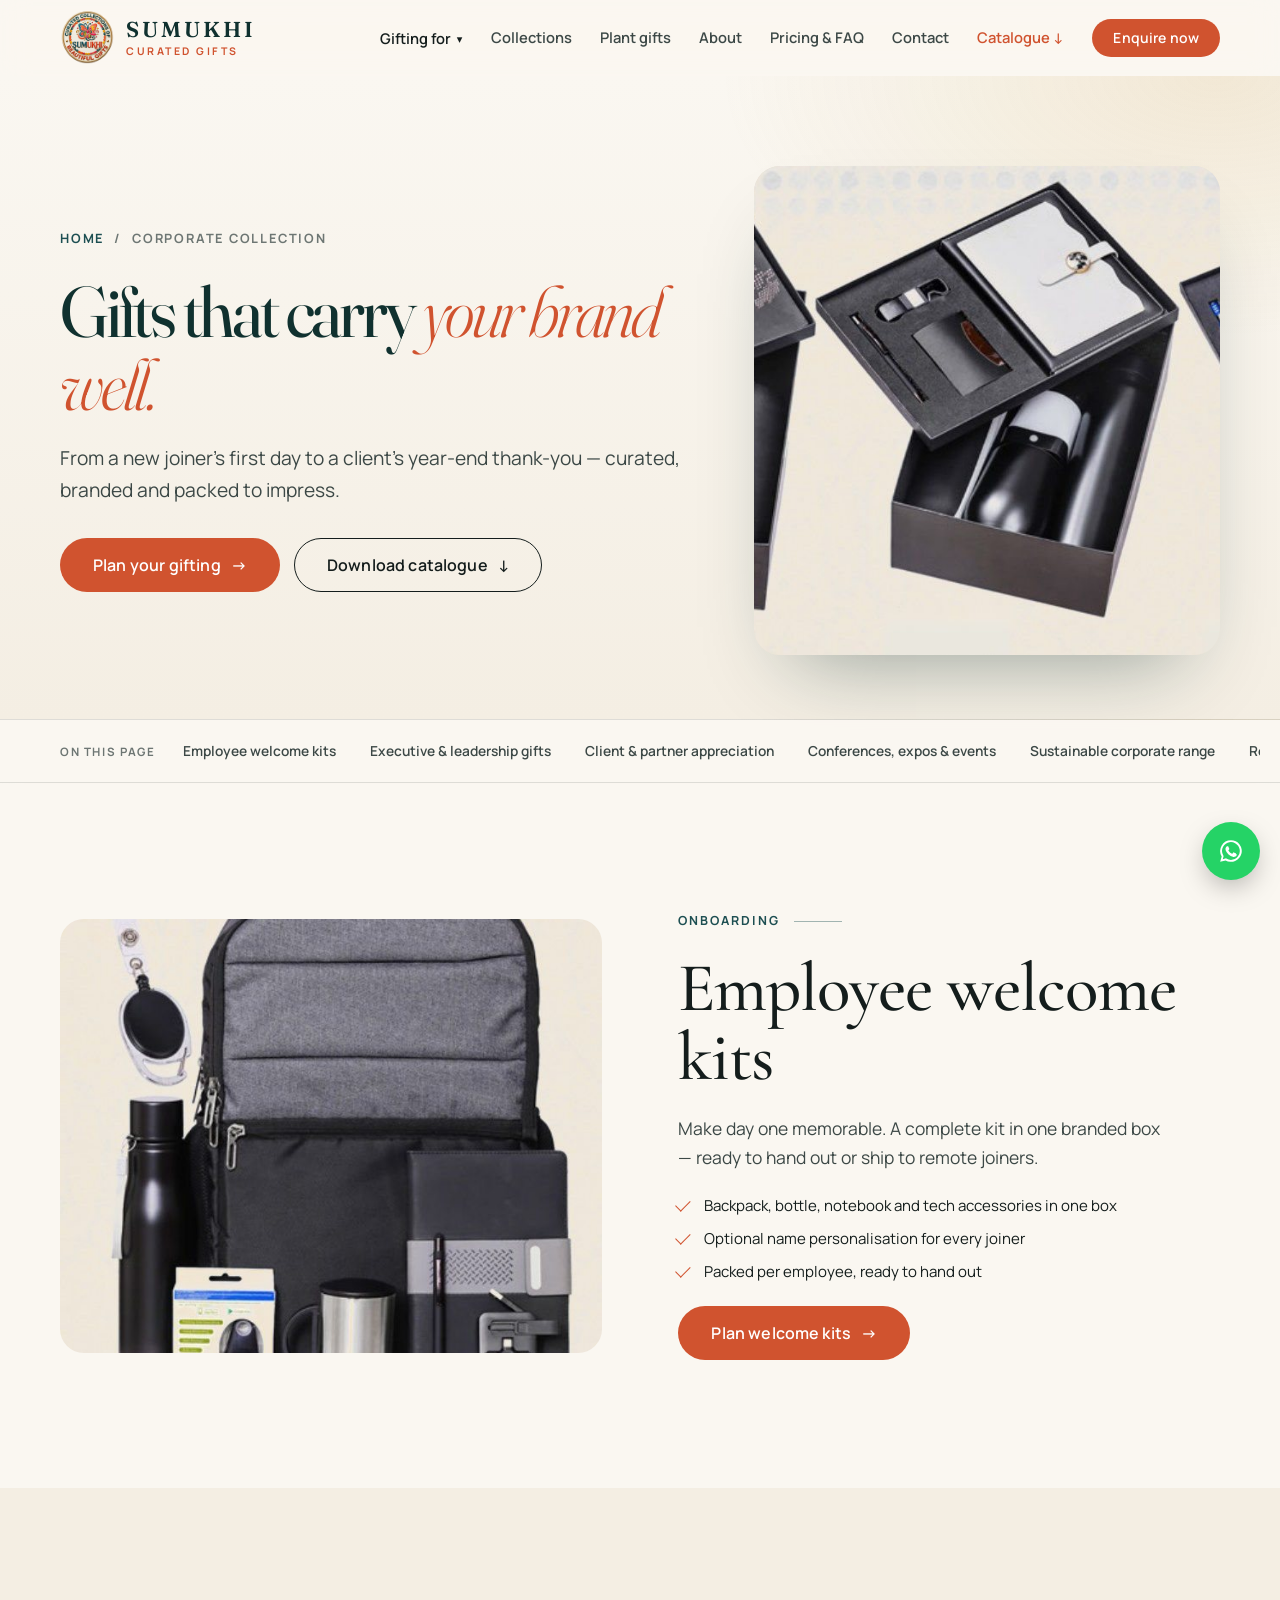
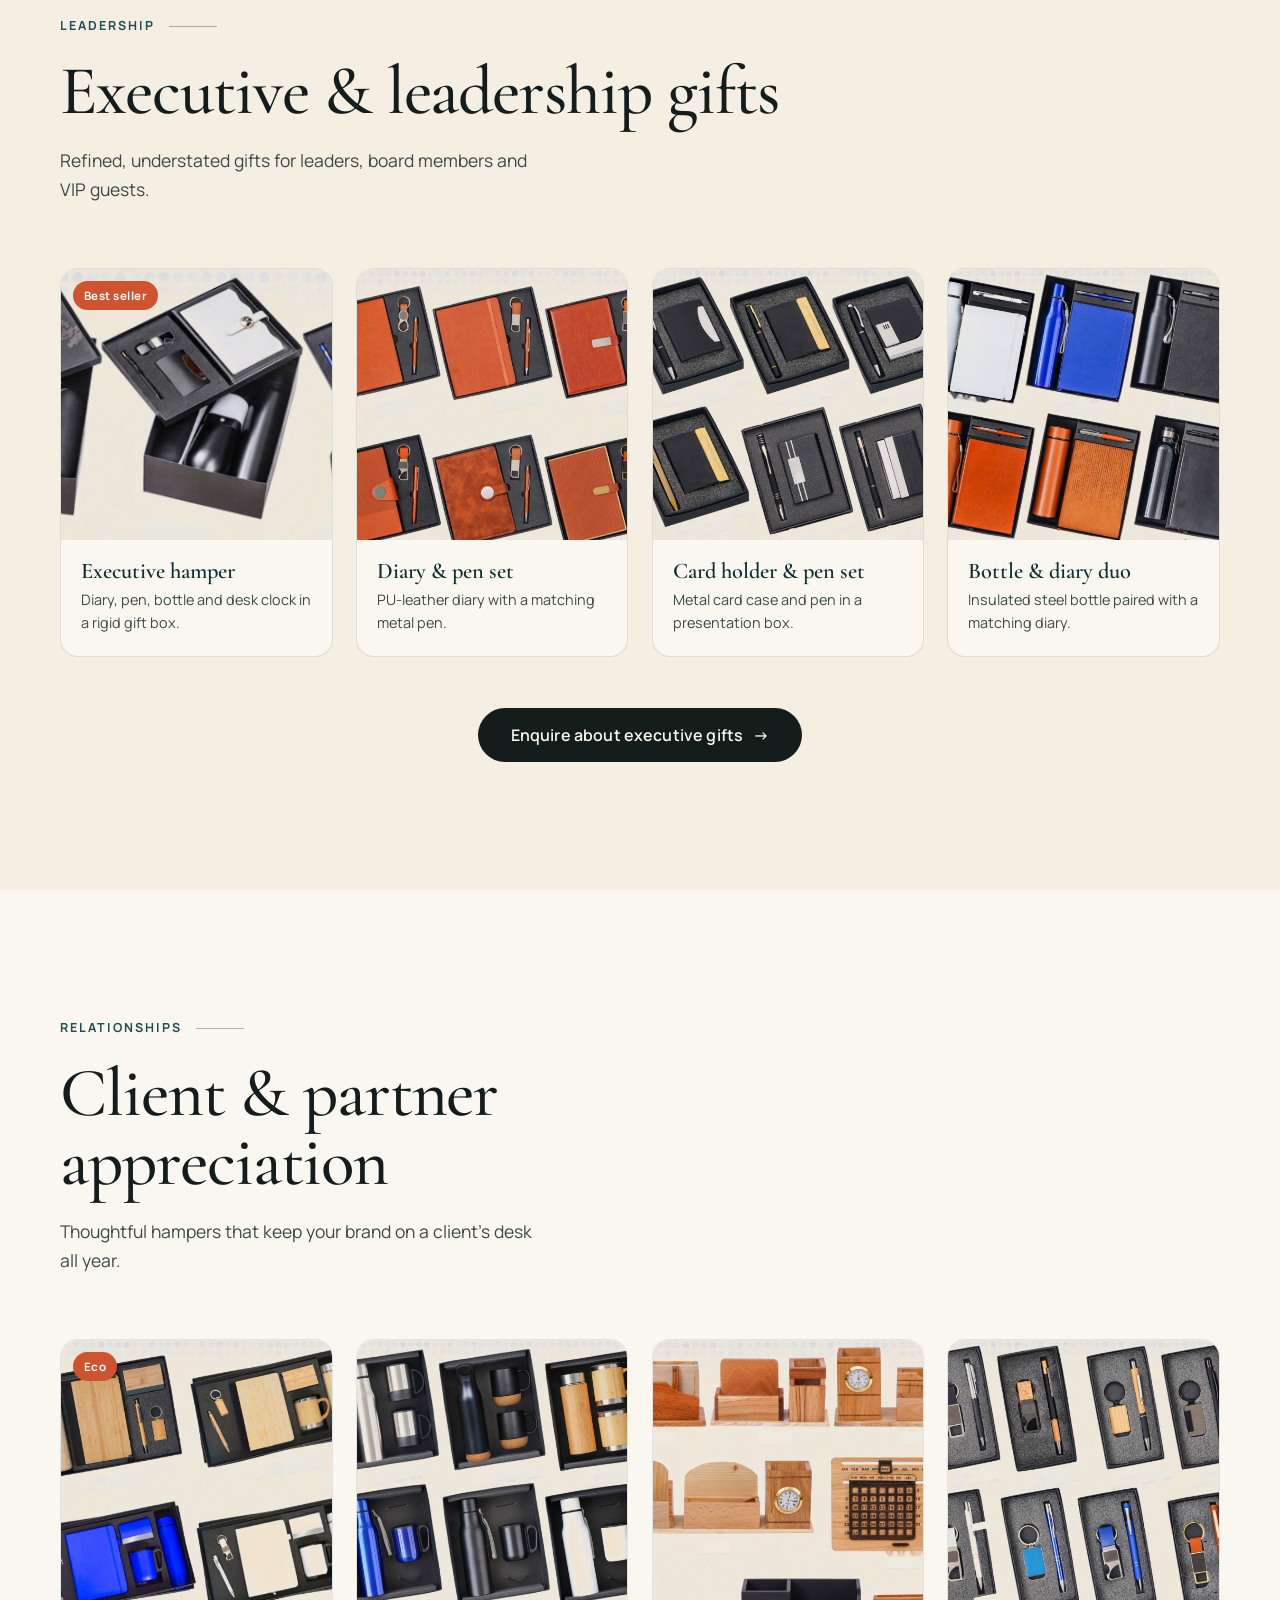
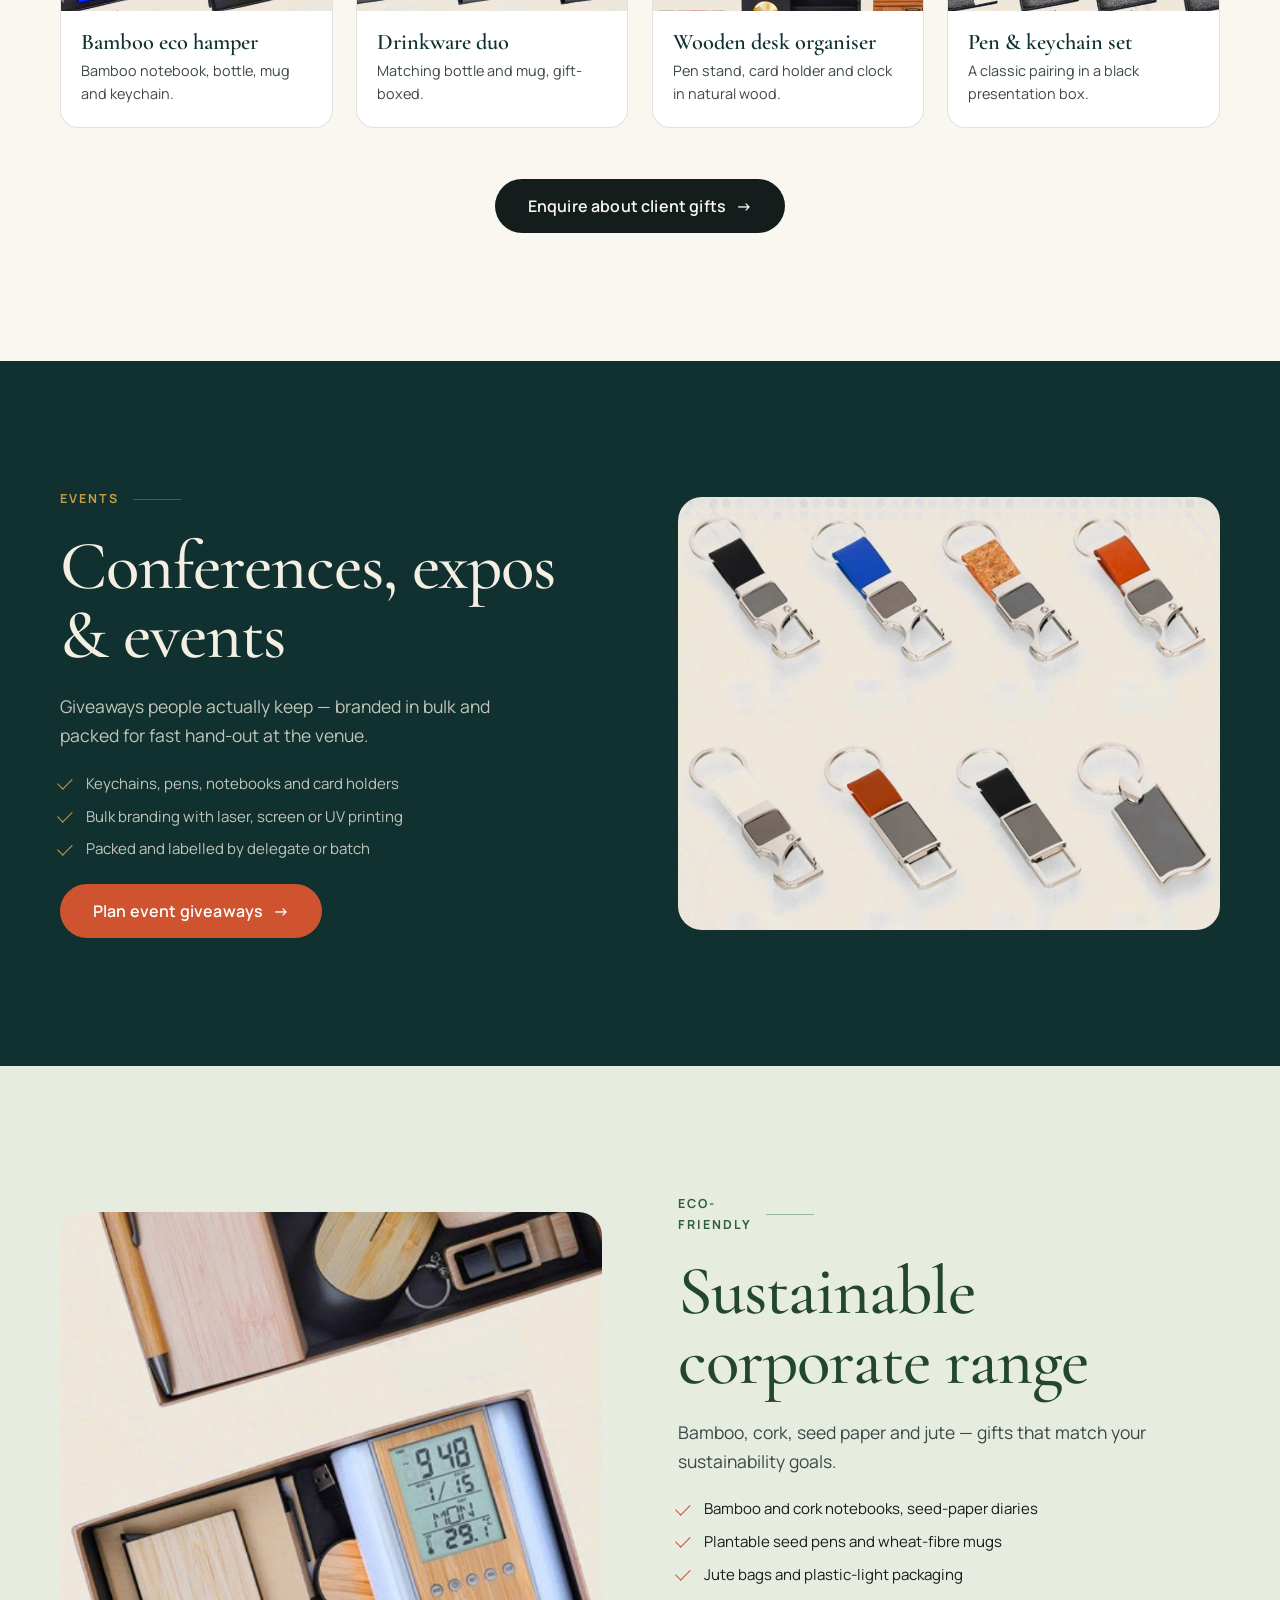
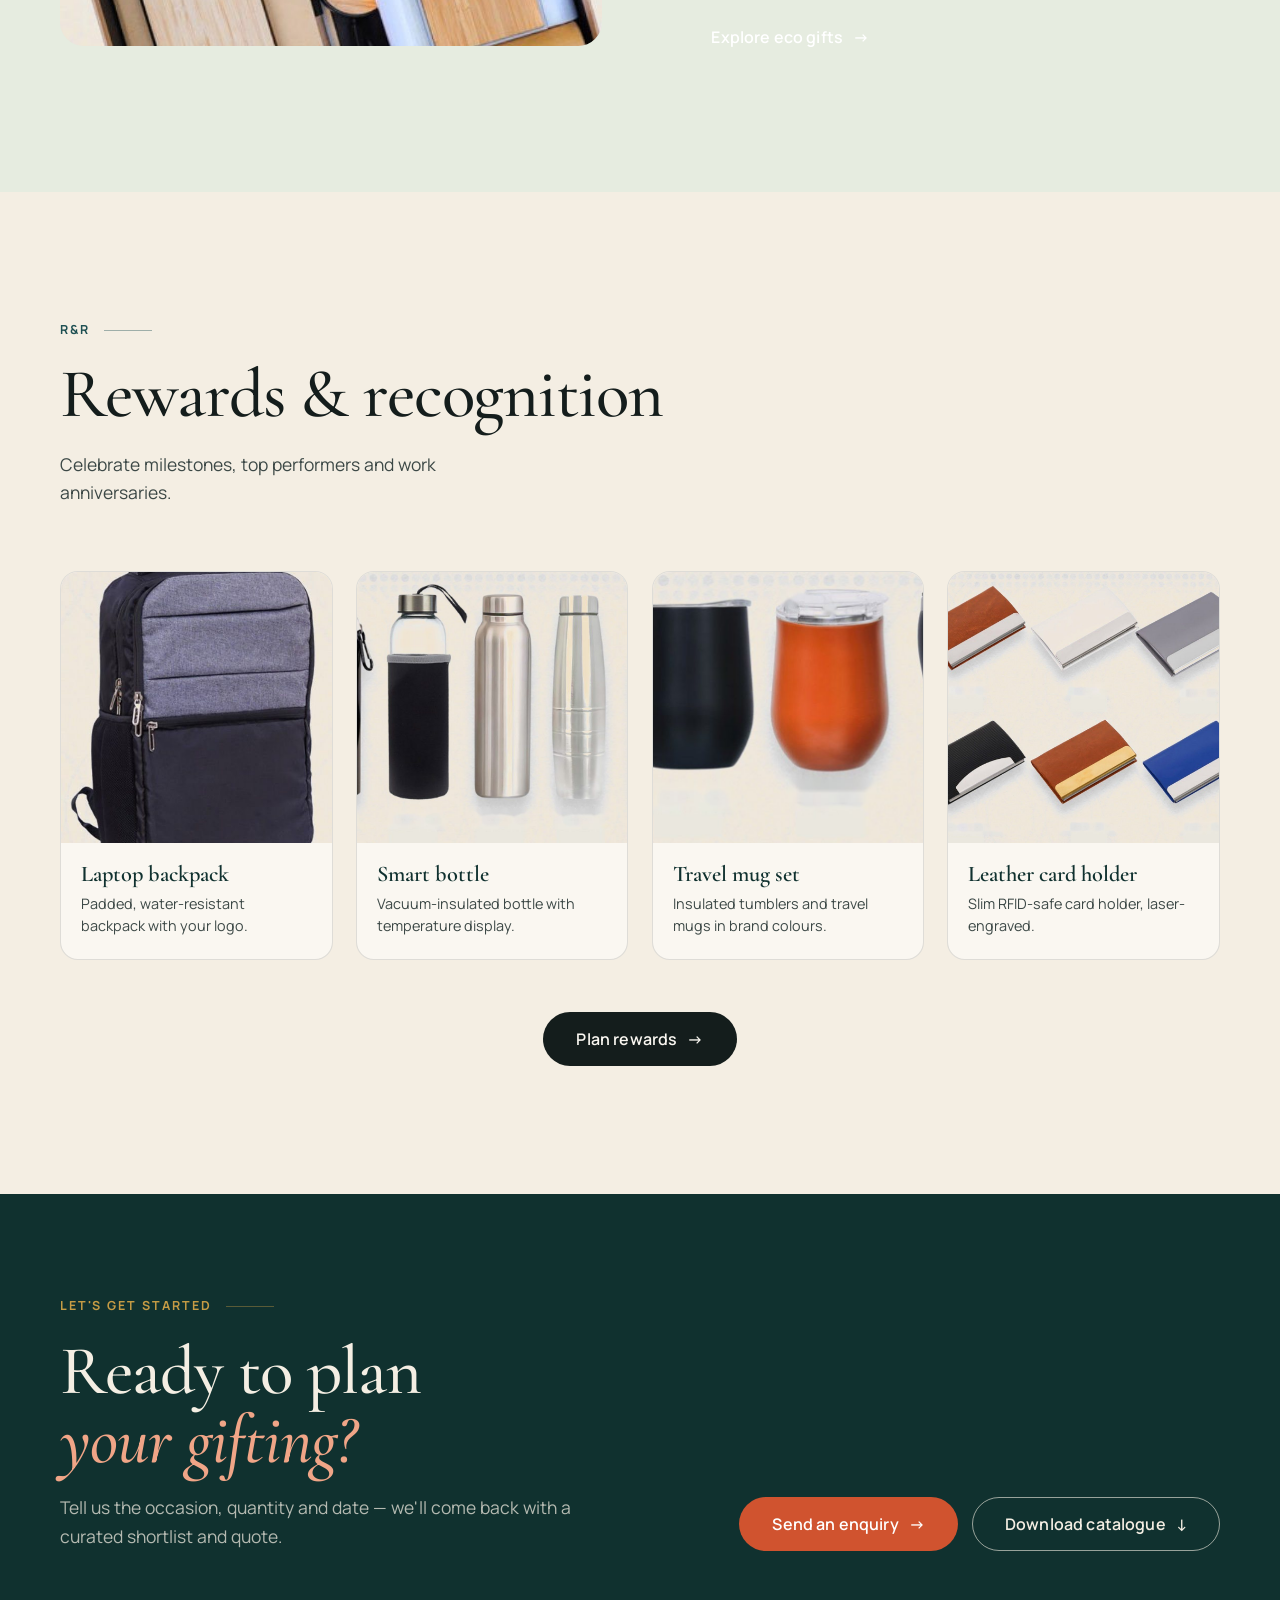
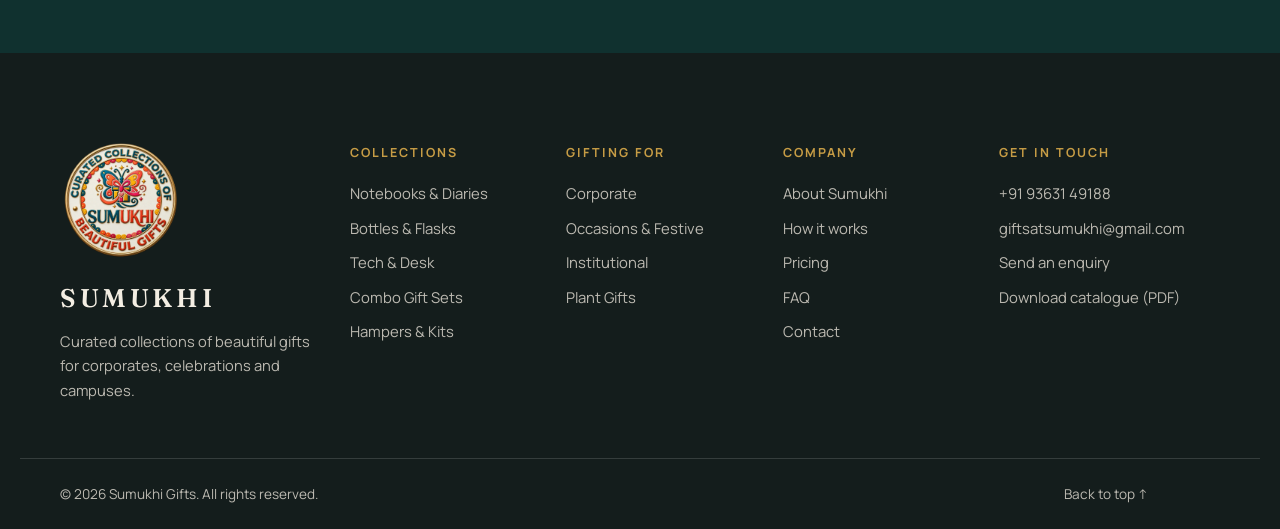
<file: corporate.html>
<!doctype html>
<html lang="en">
<head>
  <meta charset="utf-8">
  <meta name="viewport" content="width=device-width, initial-scale=1">
  <title>Corporate Gifting — Sumukhi Curated Gifts</title>
  <meta name="description" content="Corporate gifts from Sumukhi: employee welcome kits, executive gifts, client appreciation hampers, event giveaways and sustainable ranges — all branded with your logo.">
  <meta name="theme-color" content="#1d4f52">
  <link rel="icon" type="image/png" href="assets/img/favicon.png">
  <link rel="preconnect" href="https://fonts.googleapis.com">
  <link rel="preconnect" href="https://fonts.gstatic.com" crossorigin>
  <link href="https://fonts.googleapis.com/css2?family=Cormorant+Garamond:ital,wght@0,500;0,600;1,500;1,600&family=Fraunces:ital,opsz,wght@0,9..144,300..800;1,9..144,300..600&family=Manrope:wght@400;500;600;700&display=swap" rel="stylesheet">
  <link rel="stylesheet" href="css/styles.css?v=10">
  <script>document.documentElement.classList.add("js");</script>
</head>
<body>
  <a class="skip-link" href="#main">Skip to content</a>

  <!-- ============ HEADER ============ -->
  <header class="site-header" id="top">
    <div class="container header-inner">
      <a href="index.html" class="brand" aria-label="Sumukhi home">
        <img src="assets/img/logo-128.png" alt="" class="brand-mark" width="48" height="47">
        <span class="brand-text">
          <span class="brand-name">SUMUKHI</span>
          <span class="brand-tag">Curated Gifts</span>
        </span>
      </a>

      <nav class="nav" id="site-nav" aria-label="Primary">
        <a href="index.html" class="nav-mobile-only">Home</a>
        <div class="nav-group is-current">
          <button class="nav-group-toggle" type="button" aria-expanded="false" aria-controls="nav-gifting">Gifting for <span aria-hidden="true">▾</span></button>
          <div class="nav-sub" id="nav-gifting">
            <a href="corporate.html" aria-current="page">Corporate</a>
            <a href="occasions.html">Occasions &amp; Festive</a>
            <a href="institutional.html">Institutional</a>
          </div>
        </div>
        <a href="collections.html">Collections</a>
        <a href="plant-gifting.html">Plant gifts</a>
        <a href="about.html">About</a>
        <a href="pricing.html">Pricing &amp; FAQ</a>
        <a href="contact.html">Contact</a>
        <a href="assets/catalogue/Sumukhi-Corporate-Gifting-Catalogue.pdf" class="nav-download" download>Catalogue ↓</a>
        <a href="contact.html#enquire" class="btn btn-primary btn-sm nav-cta">Enquire now</a>
      </nav>

      <a href="contact.html#enquire" class="btn btn-primary btn-sm header-cta">Enquire</a>
      <button class="nav-toggle" aria-expanded="false" aria-controls="site-nav" aria-label="Open menu">
        <span></span><span></span>
      </button>
    </div>
  </header>

  <main id="main">

    <!-- ============ PAGE HERO (text comes from content/corporate.json) ============ -->
    <section class="page-hero page-hero-media">
      <div class="container page-hero-grid">
        <div>
          <nav class="breadcrumb reveal" aria-label="Breadcrumb">
            <a href="index.html">Home</a><span aria-hidden="true">/</span><span aria-current="page" data-hero-eyebrow>Corporate collection</span>
          </nav>
          <h1 class="page-title reveal" data-hero-title>Gifts that carry <em>your brand well.</em></h1>
          <p class="page-intro reveal" data-hero-intro>From a new joiner&#x27;s first day to a client&#x27;s year-end thank-you — curated, branded and packed to impress.</p>
          <div class="hero-actions reveal">
            <a href="contact.html#enquire" class="btn btn-primary btn-lg" data-hero-cta>Plan your gifting <span aria-hidden="true">→</span></a>
            <a href="assets/catalogue/Sumukhi-Corporate-Gifting-Catalogue.pdf" class="btn btn-ghost btn-lg" download>Download catalogue <span aria-hidden="true">↓</span></a>
          </div>
        </div>
        <figure class="page-hero-figure reveal">
          <img src="assets/img/hamper-premium.jpg" alt="" data-hero-image>
        </figure>
      </div>
    </section>

    <!-- ============ SECTIONS (edited by the admin in /admin → content/corporate.json) ============ -->
    <div id="page-sections" data-content="content/corporate.json" aria-busy="true">
      <div class="container section"><p class="section-intro">Loading collections…</p></div>
    </div>
    <noscript><div class="container section"><p class="section-intro">Please enable JavaScript to see this page's collections, or <a href="contact.html">contact us</a>.</p></div></noscript>

    <!-- ============ CTA ============ -->
    <section class="cta-band">
      <div class="container cta-band-inner reveal">
        <div>
          <p class="kicker">Let's get started</p>
          <h2 class="h2 h2-alt">Ready to plan <em>your gifting?</em></h2>
          <p>Tell us the occasion, quantity and date — we'll come back with a curated shortlist and quote.</p>
        </div>
        <div class="cta-band-actions">
          <a href="contact.html#enquire" class="btn btn-primary btn-lg">Send an enquiry <span aria-hidden="true">→</span></a>
          <a href="assets/catalogue/Sumukhi-Corporate-Gifting-Catalogue.pdf" class="btn btn-ghost-light btn-lg" download>Download catalogue <span aria-hidden="true">↓</span></a>
        </div>
      </div>
    </section>
  </main>

  <!-- ============ FOOTER ============ -->
  <footer class="site-footer">
    <div class="container footer-grid">
      <div class="footer-brand">
        <img src="assets/img/logo.webp" alt="Sumukhi — Curated Collections of Beautiful Gifts" width="120" height="116" loading="lazy">
        <p class="footer-title">SUMUKHI</p>
        <p>Curated collections of beautiful gifts for corporates, celebrations and campuses.</p>
      </div>
      <div>
        <p class="footer-head">Collections</p>
        <ul>
          <li><a href="collections.html#cat-notebooks">Notebooks &amp; Diaries</a></li>
          <li><a href="collections.html#cat-bottles">Bottles &amp; Flasks</a></li>
          <li><a href="collections.html#cat-tech">Tech &amp; Desk</a></li>
          <li><a href="collections.html#cat-sets">Combo Gift Sets</a></li>
          <li><a href="collections.html#cat-hampers">Hampers &amp; Kits</a></li>
        </ul>
      </div>
      <div>
        <p class="footer-head">Gifting for</p>
        <ul>
          <li><a href="corporate.html">Corporate</a></li>
          <li><a href="occasions.html">Occasions &amp; Festive</a></li>
          <li><a href="institutional.html">Institutional</a></li>
          <li><a href="plant-gifting.html">Plant Gifts</a></li>
        </ul>
      </div>
      <div>
        <p class="footer-head">Company</p>
        <ul>
          <li><a href="about.html">About Sumukhi</a></li>
          <li><a href="about.html#process">How it works</a></li>
          <li><a href="pricing.html">Pricing</a></li>
          <li><a href="pricing.html#faq">FAQ</a></li>
          <li><a href="contact.html">Contact</a></li>
        </ul>
      </div>
      <div>
        <p class="footer-head">Get in touch</p>
        <ul>
          <li><a href="tel:+919363149188">+91 93631 49188</a></li>
          <li><a href="mailto:giftsatsumukhi@gmail.com">giftsatsumukhi@gmail.com</a></li>
          <li><a href="contact.html#enquire">Send an enquiry</a></li>
          <li><a href="assets/catalogue/Sumukhi-Corporate-Gifting-Catalogue.pdf" download>Download catalogue (PDF)</a></li>
        </ul>
      </div>
    </div>
    <div class="container footer-bottom">
      <p>© <span id="year">2026</span> Sumukhi Gifts. All rights reserved.</p>
      <a href="#top" class="to-top">Back to top ↑</a>
    </div>
  </footer>

  <a class="wa-float" href="https://wa.me/919363149188?text=Hi%20Sumukhi%2C%20I%27d%20like%20to%20enquire%20about%20gifting." target="_blank" rel="noopener" aria-label="Chat on WhatsApp">
    <svg viewBox="0 0 24 24" width="26" height="26" aria-hidden="true"><path fill="currentColor" d="M12 2a10 10 0 0 0-8.6 15.1L2 22l5-1.3A10 10 0 1 0 12 2Zm0 18.2c-1.5 0-3-.4-4.3-1.2l-.3-.2-3 .8.8-2.9-.2-.3A8.2 8.2 0 1 1 12 20.2Zm4.5-6.1c-.2-.1-1.5-.7-1.7-.8-.2-.1-.4-.1-.6.1l-.8 1c-.1.2-.3.2-.5.1a6.7 6.7 0 0 1-3.3-2.9c-.2-.4.3-.4.8-1.3.1-.2 0-.3 0-.4l-.8-1.8c-.2-.5-.4-.4-.6-.4h-.5c-.2 0-.4.1-.7.3-.2.3-.9.9-.9 2.2s.9 2.5 1 2.7c.1.2 1.8 2.8 4.4 3.9 1.6.7 2.3.8 3.1.6.5-.1 1.5-.6 1.7-1.2.2-.6.2-1.1.2-1.2-.1-.1-.3-.2-.6-.3Z"/></svg>
  </a>

  <script src="js/main.js?v=9" defer></script>
  <script src="js/sections.js?v=9" defer></script>
</body>
</html>
</file>
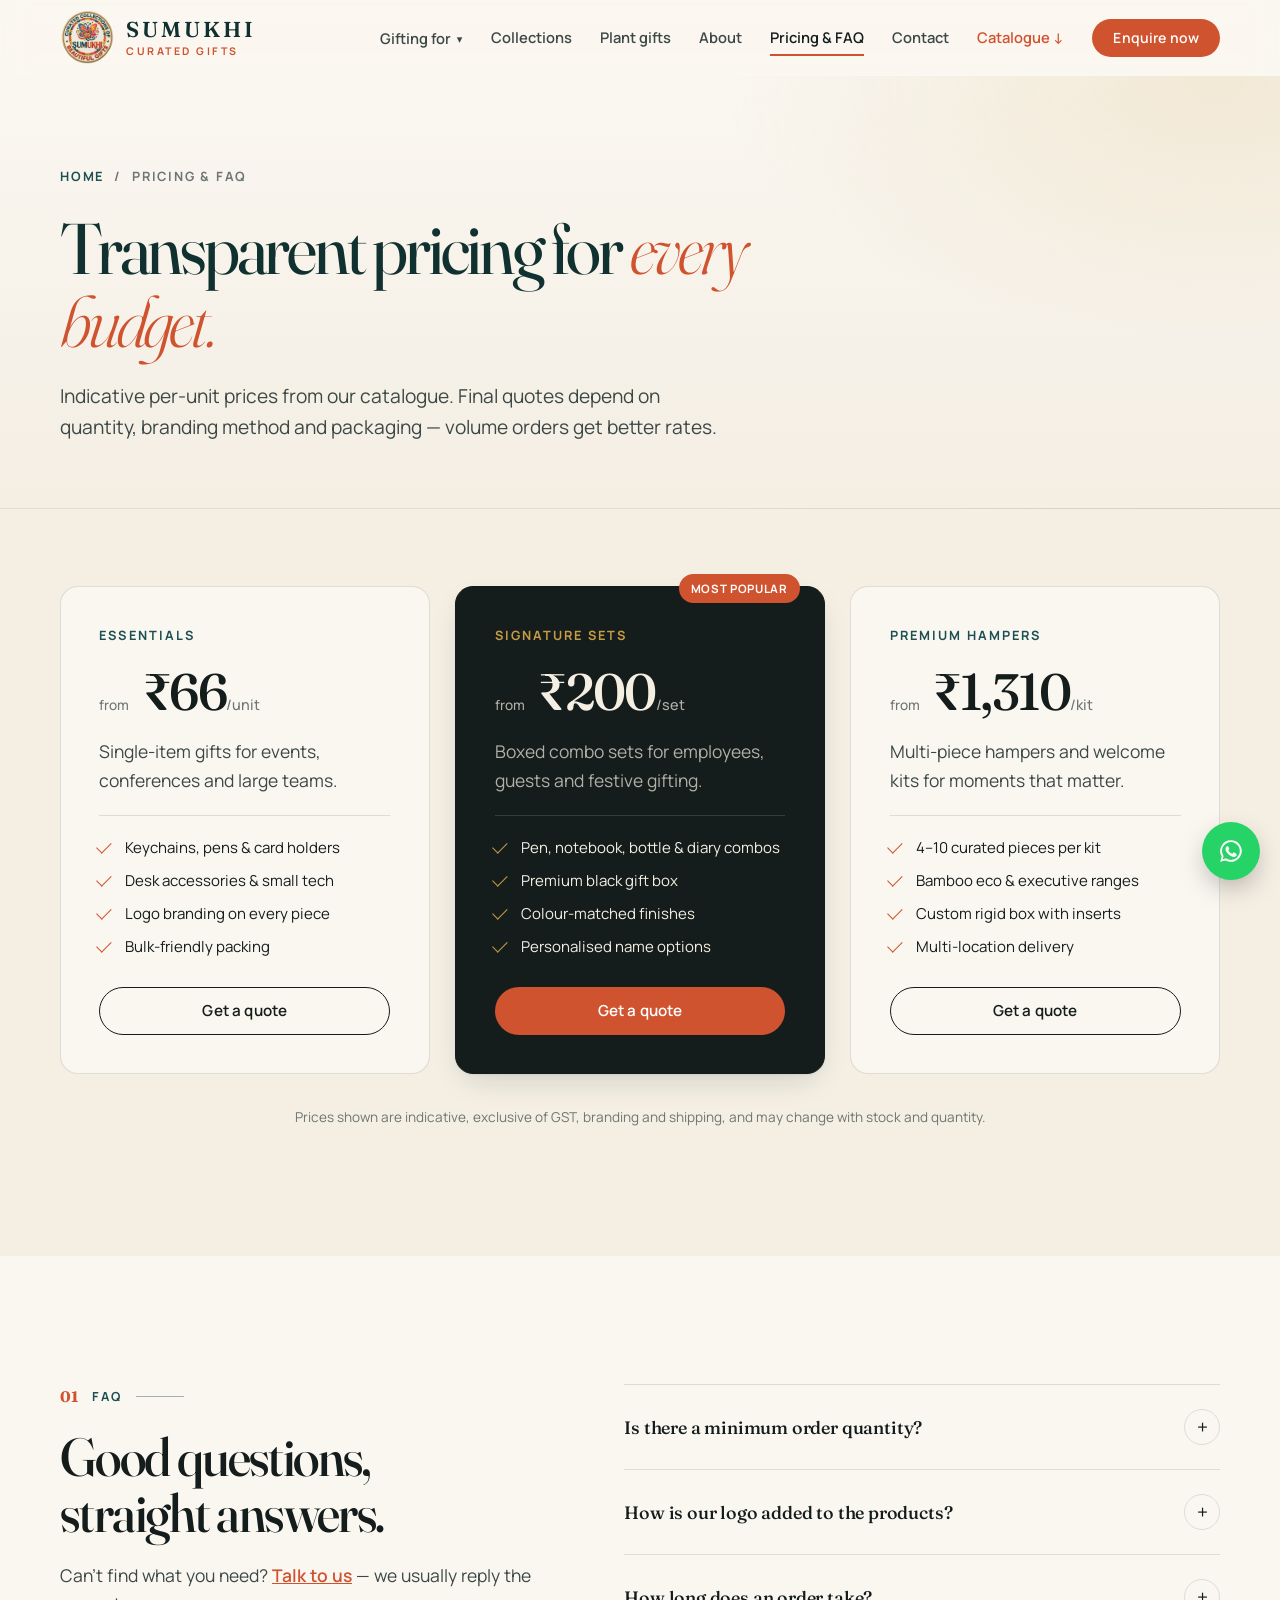
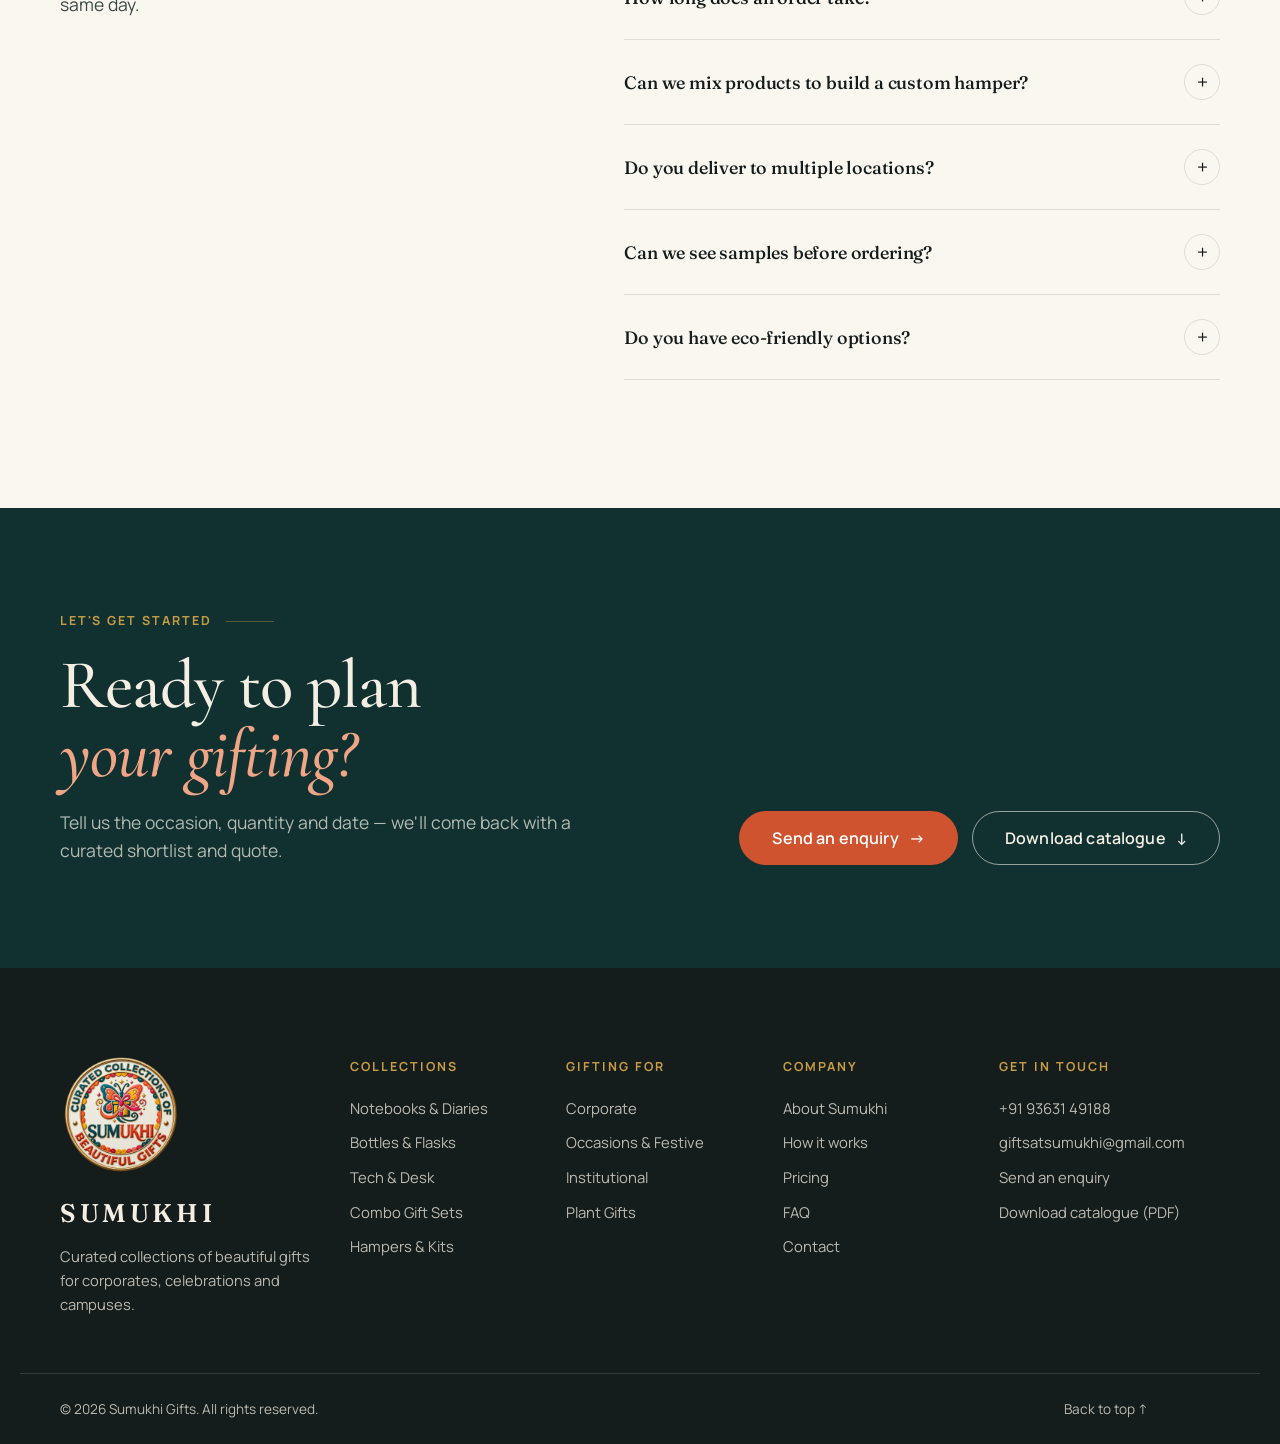
<file: pricing.html>
<!doctype html>
<html lang="en">
<head>
  <meta charset="utf-8">
  <meta name="viewport" content="width=device-width, initial-scale=1">
  <title>Pricing &amp; FAQ — Sumukhi Curated Gifts</title>
  <meta name="description" content="Indicative pricing for Sumukhi's gifting tiers and answers to common questions about minimum orders, branding, lead times and delivery.">
  <meta name="theme-color" content="#1d4f52">
  <link rel="icon" type="image/png" href="assets/img/favicon.png">
  <link rel="preconnect" href="https://fonts.googleapis.com">
  <link rel="preconnect" href="https://fonts.gstatic.com" crossorigin>
  <link href="https://fonts.googleapis.com/css2?family=Cormorant+Garamond:ital,wght@0,500;0,600;1,500;1,600&family=Fraunces:ital,opsz,wght@0,9..144,300..800;1,9..144,300..600&family=Manrope:wght@400;500;600;700&display=swap" rel="stylesheet">
  <link rel="stylesheet" href="css/styles.css?v=10">
  <script>document.documentElement.classList.add("js");</script>
</head>
<body>
  <a class="skip-link" href="#main">Skip to content</a>

  <!-- ============ HEADER ============ -->
  <header class="site-header" id="top">
    <div class="container header-inner">
      <a href="index.html" class="brand" aria-label="Sumukhi home">
        <img src="assets/img/logo-128.png" alt="" class="brand-mark" width="48" height="47">
        <span class="brand-text">
          <span class="brand-name">SUMUKHI</span>
          <span class="brand-tag">Curated Gifts</span>
        </span>
      </a>

      <nav class="nav" id="site-nav" aria-label="Primary">
        <a href="index.html" class="nav-mobile-only">Home</a>
        <div class="nav-group">
          <button class="nav-group-toggle" type="button" aria-expanded="false" aria-controls="nav-gifting">Gifting for <span aria-hidden="true">▾</span></button>
          <div class="nav-sub" id="nav-gifting">
            <a href="corporate.html">Corporate</a>
            <a href="occasions.html">Occasions &amp; Festive</a>
            <a href="institutional.html">Institutional</a>
          </div>
        </div>
        <a href="collections.html">Collections</a>
        <a href="plant-gifting.html">Plant gifts</a>
        <a href="about.html">About</a>
        <a href="pricing.html" aria-current="page">Pricing &amp; FAQ</a>
        <a href="contact.html">Contact</a>
        <a href="assets/catalogue/Sumukhi-Corporate-Gifting-Catalogue.pdf" class="nav-download" download>Catalogue ↓</a>
        <a href="contact.html#enquire" class="btn btn-primary btn-sm nav-cta">Enquire now</a>
      </nav>

      <a href="contact.html#enquire" class="btn btn-primary btn-sm header-cta">Enquire</a>
      <button class="nav-toggle" aria-expanded="false" aria-controls="site-nav" aria-label="Open menu">
        <span></span><span></span>
      </button>
    </div>
  </header>

  <main id="main">

    <!-- ============ PAGE HERO ============ -->
    <section class="page-hero">
      <div class="container">
        <nav class="breadcrumb reveal" aria-label="Breadcrumb">
          <a href="index.html">Home</a><span aria-hidden="true">/</span><span aria-current="page">Pricing &amp; FAQ</span>
        </nav>
        <h1 class="page-title reveal">Transparent pricing for <em>every budget.</em></h1>
        <p class="page-intro reveal">Indicative per-unit prices from our catalogue. Final quotes depend on quantity, branding method and packaging — volume orders get better rates.</p>
      </div>
    </section>

    <section class="section section-tint" id="pricing">
      <div class="container">

        <div class="pricing">
          <article class="plan reveal">
            <p class="plan-name">Essentials</p>
            <p class="plan-price"><span>from</span> ₹66<small>/unit</small></p>
            <p class="plan-desc">Single-item gifts for events, conferences and large teams.</p>
            <ul class="ticks">
              <li>Keychains, pens &amp; card holders</li>
              <li>Desk accessories &amp; small tech</li>
              <li>Logo branding on every piece</li>
              <li>Bulk-friendly packing</li>
            </ul>
            <a href="contact.html?budget=Under+%E2%82%B9300#enquire" class="btn btn-ghost btn-block" data-budget="Under ₹300">Get a quote</a>
          </article>

          <article class="plan plan-featured reveal">
            <p class="plan-flag">Most popular</p>
            <p class="plan-name">Signature Sets</p>
            <p class="plan-price"><span>from</span> ₹200<small>/set</small></p>
            <p class="plan-desc">Boxed combo sets for employees, guests and festive gifting.</p>
            <ul class="ticks">
              <li>Pen, notebook, bottle &amp; diary combos</li>
              <li>Premium black gift box</li>
              <li>Colour-matched finishes</li>
              <li>Personalised name options</li>
            </ul>
            <a href="contact.html?budget=%E2%82%B9300+%E2%80%93+%E2%82%B91%2C000#enquire" class="btn btn-primary btn-block" data-budget="₹300 – ₹1,000">Get a quote</a>
          </article>

          <article class="plan reveal">
            <p class="plan-name">Premium Hampers</p>
            <p class="plan-price"><span>from</span> ₹1,310<small>/kit</small></p>
            <p class="plan-desc">Multi-piece hampers and welcome kits for moments that matter.</p>
            <ul class="ticks">
              <li>4–10 curated pieces per kit</li>
              <li>Bamboo eco &amp; executive ranges</li>
              <li>Custom rigid box with inserts</li>
              <li>Multi-location delivery</li>
            </ul>
            <a href="contact.html?budget=Above+%E2%82%B91%2C000#enquire" class="btn btn-ghost btn-block" data-budget="Above ₹1,000">Get a quote</a>
          </article>
        </div>
        <p class="fine-print reveal">Prices shown are indicative, exclusive of GST, branding and shipping, and may change with stock and quantity.</p>
      </div>
    </section>

    <section class="section" id="faq">
      <div class="container faq-grid">
        <header class="section-head reveal">
          <p class="kicker"><span>01</span> FAQ</p>
          <h2 class="h2">Good questions, straight&nbsp;answers.</h2>
          <p class="section-intro">Can't find what you need? <a href="contact.html#contact">Talk to us</a> — we usually reply the same day.</p>
        </header>

        <div class="faq-list reveal">
          <details>
            <summary>Is there a minimum order quantity?</summary>
            <p>Minimums vary by product and branding method. Share your quantity in the enquiry form and we'll recommend options that fit — including smaller runs for leadership or VIP gifting.</p>
          </details>
          <details>
            <summary>How is our logo added to the products?</summary>
            <p>We offer laser engraving, screen printing and UV printing. The best method depends on the material — laser for metal and bamboo, screen or UV for colour logos on notebooks, bottles and bags. We'll share a digital mock-up for approval before production.</p>
          </details>
          <details>
            <summary>How long does an order take?</summary>
            <p>Lead time depends on quantity, stock and branding. We confirm a firm dispatch date with your quote — for festive seasons, we recommend enquiring a few weeks in advance.</p>
          </details>
          <details>
            <summary>Can we mix products to build a custom hamper?</summary>
            <p>Absolutely. Pick from any collection — notebooks, drinkware, tech, bags — and we'll assemble it in a gift box with custom inserts sized to your selection.</p>
          </details>
          <details>
            <summary>Do you deliver to multiple locations?</summary>
            <p>Yes. Send us a delivery list and we'll pack and ship to multiple offices or individual addresses.</p>
          </details>
          <details>
            <summary>Can we see samples before ordering?</summary>
            <p>Yes — samples can be arranged for shortlisted products so you can check finish and quality before confirming a bulk order.</p>
          </details>
          <details>
            <summary>Do you have eco-friendly options?</summary>
            <p>Our eco range includes bamboo and cork notebooks, seed-paper diaries, plantable seed pens, wheat-fibre mugs, glass bottles with bamboo lids and jute bags.</p>
          </details>
        </div>
      </div>
    </section>

    <!-- ============ CTA ============ -->
    <section class="cta-band">
      <div class="container cta-band-inner reveal">
        <div>
          <p class="kicker">Let's get started</p>
          <h2 class="h2 h2-alt">Ready to plan <em>your gifting?</em></h2>
          <p>Tell us the occasion, quantity and date — we'll come back with a curated shortlist and quote.</p>
        </div>
        <div class="cta-band-actions">
          <a href="contact.html#enquire" class="btn btn-primary btn-lg">Send an enquiry <span aria-hidden="true">→</span></a>
          <a href="assets/catalogue/Sumukhi-Corporate-Gifting-Catalogue.pdf" class="btn btn-ghost-light btn-lg" download>Download catalogue <span aria-hidden="true">↓</span></a>
        </div>
      </div>
    </section>
  </main>

  <!-- ============ FOOTER ============ -->
  <footer class="site-footer">
    <div class="container footer-grid">
      <div class="footer-brand">
        <img src="assets/img/logo.webp" alt="Sumukhi — Curated Collections of Beautiful Gifts" width="120" height="116" loading="lazy">
        <p class="footer-title">SUMUKHI</p>
        <p>Curated collections of beautiful gifts for corporates, celebrations and campuses.</p>
      </div>
      <div>
        <p class="footer-head">Collections</p>
        <ul>
          <li><a href="collections.html#cat-notebooks">Notebooks &amp; Diaries</a></li>
          <li><a href="collections.html#cat-bottles">Bottles &amp; Flasks</a></li>
          <li><a href="collections.html#cat-tech">Tech &amp; Desk</a></li>
          <li><a href="collections.html#cat-sets">Combo Gift Sets</a></li>
          <li><a href="collections.html#cat-hampers">Hampers &amp; Kits</a></li>
        </ul>
      </div>
      <div>
        <p class="footer-head">Gifting for</p>
        <ul>
          <li><a href="corporate.html">Corporate</a></li>
          <li><a href="occasions.html">Occasions &amp; Festive</a></li>
          <li><a href="institutional.html">Institutional</a></li>
          <li><a href="plant-gifting.html">Plant Gifts</a></li>
        </ul>
      </div>
      <div>
        <p class="footer-head">Company</p>
        <ul>
          <li><a href="about.html">About Sumukhi</a></li>
          <li><a href="about.html#process">How it works</a></li>
          <li><a href="pricing.html">Pricing</a></li>
          <li><a href="pricing.html#faq">FAQ</a></li>
          <li><a href="contact.html">Contact</a></li>
        </ul>
      </div>
      <div>
        <p class="footer-head">Get in touch</p>
        <ul>
          <li><a href="tel:+919363149188">+91 93631 49188</a></li>
          <li><a href="mailto:giftsatsumukhi@gmail.com">giftsatsumukhi@gmail.com</a></li>
          <li><a href="contact.html#enquire">Send an enquiry</a></li>
          <li><a href="assets/catalogue/Sumukhi-Corporate-Gifting-Catalogue.pdf" download>Download catalogue (PDF)</a></li>
        </ul>
      </div>
    </div>
    <div class="container footer-bottom">
      <p>© <span id="year">2026</span> Sumukhi Gifts. All rights reserved.</p>
      <a href="#top" class="to-top">Back to top ↑</a>
    </div>
  </footer>

  <a class="wa-float" href="https://wa.me/919363149188?text=Hi%20Sumukhi%2C%20I%27d%20like%20to%20enquire%20about%20gifting." target="_blank" rel="noopener" aria-label="Chat on WhatsApp">
    <svg viewBox="0 0 24 24" width="26" height="26" aria-hidden="true"><path fill="currentColor" d="M12 2a10 10 0 0 0-8.6 15.1L2 22l5-1.3A10 10 0 1 0 12 2Zm0 18.2c-1.5 0-3-.4-4.3-1.2l-.3-.2-3 .8.8-2.9-.2-.3A8.2 8.2 0 1 1 12 20.2Zm4.5-6.1c-.2-.1-1.5-.7-1.7-.8-.2-.1-.4-.1-.6.1l-.8 1c-.1.2-.3.2-.5.1a6.7 6.7 0 0 1-3.3-2.9c-.2-.4.3-.4.8-1.3.1-.2 0-.3 0-.4l-.8-1.8c-.2-.5-.4-.4-.6-.4h-.5c-.2 0-.4.1-.7.3-.2.3-.9.9-.9 2.2s.9 2.5 1 2.7c.1.2 1.8 2.8 4.4 3.9 1.6.7 2.3.8 3.1.6.5-.1 1.5-.6 1.7-1.2.2-.6.2-1.1.2-1.2-.1-.1-.3-.2-.6-.3Z"/></svg>
  </a>

  <script src="js/main.js?v=9" defer></script>
</body>
</html>
</file>
<file: css/styles.css>
/* ==========================================================
   SUMUKHI — Curated Gifts
   Palette drawn from the Sumukhi catalogue: cream paper,
   deep teal, terracotta and a touch of gold.
   ========================================================== */

:root {
  --cream: #f4eee3;
  --paper: #faf7f1;
  --sand: #ebe3d4;
  --ink: #141d1c;
  --ink-soft: #3c4846;
  --muted: #6d7673;
  --teal: #1d4f52;
  --teal-deep: #10312f;
  --terracotta: #d0532f;
  --terracotta-dark: #b0431f;
  --gold: #c69c45;
  --line: rgba(20, 29, 28, 0.12);
  --line-light: rgba(255, 255, 255, 0.14);

  --font-display: "Fraunces", "Georgia", serif;
  --font-body: "Manrope", system-ui, -apple-system, "Segoe UI", sans-serif;

  --radius: 18px;
  --radius-sm: 10px;
  --shadow: 0 1px 2px rgba(16, 49, 47, 0.06), 0 12px 32px -12px rgba(16, 49, 47, 0.22);
  --container: 1240px;
  --gutter: clamp(16px, 4vw, 40px);
  --section-y: clamp(72px, 10vw, 140px);
  --header-h: 76px;
  --ease: cubic-bezier(0.2, 0.7, 0.2, 1);
}

*, *::before, *::after { box-sizing: border-box; }

html {
  scroll-behavior: smooth;
  scroll-padding-top: calc(var(--header-h) + 12px);
  -webkit-text-size-adjust: 100%;
}

body {
  margin: 0;
  background: var(--paper);
  color: var(--ink);
  font-family: var(--font-body);
  font-size: clamp(16px, 0.25vw + 15px, 17.5px);
  line-height: 1.65;
  -webkit-font-smoothing: antialiased;
  overflow-x: hidden;
}

img { display: block; max-width: 100%; height: auto; }
a { color: inherit; }
h1, h2, h3, p, figure, blockquote, dl, dd { margin: 0; }
ul, ol { margin: 0; padding: 0; list-style: none; }

:focus-visible {
  outline: 2px solid var(--terracotta);
  outline-offset: 3px;
  border-radius: 4px;
}

.skip-link {
  position: absolute; left: 16px; top: -60px; z-index: 100;
  background: var(--ink); color: #fff; padding: 10px 16px; border-radius: 8px;
  text-decoration: none; transition: top 0.2s;
}
.skip-link:focus { top: 12px; }

.container {
  width: 100%;
  max-width: var(--container);
  margin-inline: auto;
  padding-inline: var(--gutter);
}

/* ---------- Typography ---------- */

.display {
  font-family: var(--font-display);
  font-variation-settings: "opsz" 144;
  font-weight: 500;
  font-size: clamp(2.75rem, 6.4vw, 5.9rem);
  line-height: 0.98;
  letter-spacing: -0.035em;
}
.display em {
  font-style: italic;
  font-weight: 400;
  color: var(--terracotta);
}

.h2 {
  font-family: var(--font-display);
  font-variation-settings: "opsz" 144;
  font-weight: 500;
  font-size: clamp(2rem, 4.2vw, 3.6rem);
  line-height: 1.04;
  letter-spacing: -0.03em;
  max-width: 18ch;
}

.h3 {
  font-family: var(--font-display);
  font-variation-settings: "opsz" 72;
  font-weight: 500;
  font-size: clamp(1.6rem, 2.4vw, 2.25rem);
  line-height: 1.1;
  letter-spacing: -0.02em;
}

.eyebrow, .kicker {
  font-size: 0.78rem;
  font-weight: 700;
  letter-spacing: 0.16em;
  text-transform: uppercase;
  color: var(--teal);
}
.kicker {
  display: flex; align-items: center; gap: 14px;
  margin-bottom: 20px;
}
.kicker span {
  font-family: var(--font-display);
  font-size: 0.95rem;
  letter-spacing: 0;
  color: var(--terracotta);
}
.kicker::after {
  content: ""; flex: 0 0 48px; height: 1px; background: currentColor; opacity: 0.4;
}

.lede {
  font-size: clamp(1.05rem, 0.6vw + 0.95rem, 1.25rem);
  color: var(--ink-soft);
  max-width: 46ch;
}

/* ---------- Buttons ---------- */

.btn {
  display: inline-flex; align-items: center; justify-content: center; gap: 10px;
  padding: 15px 26px;
  border-radius: 999px;
  border: 1.5px solid transparent;
  font: 600 0.95rem/1 var(--font-body);
  letter-spacing: 0.01em;
  text-decoration: none;
  cursor: pointer;
  transition: background 0.25s var(--ease), color 0.25s var(--ease), border-color 0.25s var(--ease), transform 0.25s var(--ease);
  white-space: nowrap;
}
.btn:hover { transform: translateY(-2px); }
.btn:active { transform: translateY(0); }
.btn span { transition: transform 0.25s var(--ease); }
.btn:hover span { transform: translateX(4px); }

.btn-primary { background: var(--terracotta); color: #fff; }
.btn-primary:hover { background: var(--terracotta-dark); }
.btn-dark { background: var(--ink); color: var(--paper); }
.btn-dark:hover { background: var(--teal); }
.btn-ghost { border-color: var(--ink); color: var(--ink); background: transparent; }
.btn-ghost:hover { background: var(--ink); color: var(--paper); }
.btn-sm { padding: 11px 20px; font-size: 0.875rem; }
.btn-lg { padding: 18px 32px; font-size: 1rem; }
.btn-block { width: 100%; }

.link-arrow {
  display: inline-flex; align-items: center; gap: 8px;
  font-weight: 700; font-size: 0.92rem;
  color: var(--teal);
  text-decoration: none;
  border-bottom: 1.5px solid currentColor;
  padding-bottom: 3px;
}
.link-arrow::after { content: "→"; transition: transform 0.25s var(--ease); }
.link-arrow:hover::after { transform: translateX(4px); }

/* ---------- Header ---------- */

.site-header {
  position: sticky; top: 0; z-index: 50;
  height: var(--header-h);
  background: rgba(250, 247, 241, 0.82);
  backdrop-filter: saturate(1.4) blur(14px);
  -webkit-backdrop-filter: saturate(1.4) blur(14px);
  border-bottom: 1px solid transparent;
  transition: border-color 0.3s, background 0.3s;
}
.site-header.is-scrolled { border-bottom-color: var(--line); }

.header-inner {
  height: 100%;
  display: flex; align-items: center; justify-content: space-between; gap: 24px;
}

.brand { display: flex; align-items: center; gap: 12px; text-decoration: none; }
.brand-mark { width: 54px; height: auto; object-fit: contain; }
.brand-text { display: flex; flex-direction: column; line-height: 1; }
.brand-name {
  font-family: var(--font-display);
  font-weight: 600; font-size: 1.35rem; letter-spacing: 0.14em;
  color: var(--teal-deep);
}
.brand-tag {
  margin-top: 5px;
  font-size: 0.66rem; font-weight: 700; letter-spacing: 0.24em; text-transform: uppercase;
  color: var(--terracotta);
}

.nav { display: flex; align-items: center; gap: clamp(16px, 2.2vw, 32px); }
.nav a, .nav-group-toggle { white-space: nowrap; }
.nav a:not(.btn) {
  position: relative;
  font-size: 0.92rem; font-weight: 600;
  text-decoration: none; color: var(--ink-soft);
  transition: color 0.2s;
}
.nav a:not(.btn)::after {
  content: ""; position: absolute; left: 0; right: 0; bottom: -6px; height: 1.5px;
  background: var(--terracotta);
  transform: scaleX(0); transform-origin: left;
  transition: transform 0.3s var(--ease);
}
.nav a:not(.btn):hover, .nav a.is-active, .nav a[aria-current="page"] { color: var(--ink); }
.nav a:not(.btn):hover::after, .nav a.is-active::after, .nav a[aria-current="page"]::after { transform: scaleX(1); }

.nav-toggle {
  display: none;
  width: 46px; height: 46px; border-radius: 50%;
  border: 1px solid var(--line); background: var(--paper);
  cursor: pointer; position: relative;
}
.nav-toggle span {
  position: absolute; left: 13px; right: 13px; height: 1.5px; background: var(--ink);
  transition: transform 0.3s var(--ease), top 0.3s var(--ease);
}
.nav-toggle span:first-child { top: 18px; }
.nav-toggle span:last-child { top: 26px; }
.nav-toggle[aria-expanded="true"] span:first-child { top: 22px; transform: rotate(45deg); }
.nav-toggle[aria-expanded="true"] span:last-child { top: 22px; transform: rotate(-45deg); }

/* ---------- Hero ---------- */

.hero {
  position: relative;
  overflow: hidden;
  padding-top: clamp(48px, 6vw, 96px);
  background:
    radial-gradient(900px 520px at 92% 8%, rgba(198, 156, 69, 0.16), transparent 62%),
    radial-gradient(700px 420px at -10% 90%, rgba(29, 79, 82, 0.08), transparent 60%),
    linear-gradient(180deg, var(--paper) 0%, var(--cream) 100%);
}
/* fine gold hairline framing the hero */
.hero::before {
  content: "";
  position: absolute; inset: 0 var(--gutter);
  max-width: calc(var(--container) - 2 * var(--gutter));
  margin-inline: auto;
  border-inline: 1px solid rgba(198, 156, 69, 0.22);
  pointer-events: none;
}

.hero-head { position: relative; }
.hero .eyebrow {
  display: flex; align-items: center; gap: 16px;
  font-size: 0.8rem; letter-spacing: 0.22em;
}
.eyebrow-rule { width: 56px; height: 1px; background: var(--gold); }

.hero .display {
  margin-top: clamp(24px, 2.6vw, 36px);
  font-size: clamp(2.6rem, 5.3vw, 5.6rem);
  font-weight: 400;
  line-height: 1;
  letter-spacing: -0.045em;
  color: var(--teal-deep);
}
/* both halves of the phrase flow on the same line and wrap naturally */
.display-line { display: inline; }
.hero .display em { font-weight: 300; letter-spacing: -0.035em; }

.hero-grid {
  display: grid;
  grid-template-columns: minmax(0, 1.3fr) minmax(0, 0.95fr);
  gap: clamp(40px, 5vw, 80px);
  align-items: center;
  padding-bottom: clamp(72px, 8vw, 120px);
}
.hero-copy { display: grid; gap: clamp(28px, 3vw, 40px); }
.hero .lede { font-size: clamp(1.08rem, 0.5vw + 1rem, 1.3rem); line-height: 1.7; max-width: 40ch; }

.hero-actions { display: flex; flex-wrap: wrap; gap: 14px; }

.hero-stats {
  display: grid; grid-template-columns: repeat(3, auto); justify-content: start;
  padding-top: clamp(28px, 3vw, 36px);
  border-top: 1px solid var(--line);
}
.hero-stats > div { padding-right: clamp(20px, 3vw, 40px); }
.hero-stats > div + div { padding-left: clamp(20px, 3vw, 40px); border-left: 1px solid var(--line); }
.hero-stats dt {
  font-family: var(--font-display);
  font-size: clamp(2rem, 3vw, 2.8rem);
  font-weight: 400; letter-spacing: -0.03em; line-height: 1;
  color: var(--teal-deep);
}
.hero-stats sup { font-size: 0.5em; color: var(--terracotta); vertical-align: super; }
.hero-stats dd {
  margin-top: 10px;
  font-size: 0.72rem; font-weight: 700; letter-spacing: 0.12em; text-transform: uppercase;
  color: var(--muted); line-height: 1.4;
}

.hero-visual {
  position: relative;
  padding: 0 0 clamp(48px, 5vw, 80px) clamp(32px, 4vw, 64px);
}
.hv {
  overflow: hidden;
  border-radius: 28px;
  background: var(--sand);
}
.hv img { width: 100%; height: 100%; object-fit: cover; transition: transform 1.4s var(--ease); }
.hv:hover img { transform: scale(1.035); }
.hv-main {
  aspect-ratio: 4 / 4.8;
  box-shadow: 0 2px 4px rgba(16, 49, 47, 0.05), 0 40px 80px -40px rgba(16, 49, 47, 0.45);
}
.hv-float {
  position: absolute; left: 0; bottom: 0;
  width: 46%;
  aspect-ratio: 1 / 1;
  border-radius: 22px;
  border: 8px solid var(--paper);
  box-shadow: 0 30px 60px -30px rgba(16, 49, 47, 0.55);
}

.hv-main { position: relative; }


.hv-chip {
  position: absolute; right: 20px; bottom: calc(clamp(48px, 5vw, 80px) + 20px);
  display: inline-flex; align-items: center; gap: 10px;
  padding: 11px 18px;
  border-radius: 999px;
  background: rgba(250, 247, 241, 0.92);
  backdrop-filter: blur(10px); -webkit-backdrop-filter: blur(10px);
  box-shadow: 0 10px 30px -12px rgba(16, 49, 47, 0.35);
  font-size: 0.8rem; font-weight: 700; letter-spacing: 0.04em; color: var(--teal-deep);
}
.hv-chip .dot { width: 8px; height: 8px; border-radius: 50%; background: var(--terracotta); box-shadow: 0 0 0 4px rgba(208, 83, 47, 0.18); }

@keyframes float { 50% { transform: translateY(-10px); } }

/* Marquee */
.marquee {
  overflow: hidden;
  border-block: 1px solid var(--line);
  background: var(--teal-deep);
  color: var(--cream);
}
.marquee-track {
  display: flex; width: max-content;
  animation: marquee 40s linear infinite;
}
.marquee-track span {
  padding: 18px 28px;
  font-family: var(--font-display);
  font-size: clamp(1.05rem, 1.6vw, 1.35rem);
  font-style: italic;
  white-space: nowrap;
  display: inline-flex; align-items: center; gap: 56px;
}
.marquee-track span::after { content: "✦"; font-style: normal; font-size: 0.8em; color: var(--gold); }
@keyframes marquee { to { transform: translateX(-50%); } }

/* ---------- Sections ---------- */

.section { padding-block: var(--section-y); }
.section-tint { background: var(--cream); }
.section-dark { background: var(--teal-deep); color: var(--cream); }
.section-dark .kicker { color: var(--gold); }
.section-dark .kicker span { color: var(--gold); }

.section-head { margin-bottom: clamp(40px, 5vw, 72px); }
.section-head-split {
  display: grid; grid-template-columns: 1.3fr 1fr; gap: 32px 64px; align-items: end;
}
.section-intro { color: var(--ink-soft); max-width: 44ch; }
.section-head .section-intro { margin-top: 20px; }
.section-head-split .section-intro { margin-top: 0; }
.section-intro a { color: var(--terracotta); font-weight: 600; }

/* ---------- Inner-page hero ---------- */

.page-hero {
  padding: clamp(48px, 7vw, 104px) 0 clamp(40px, 5vw, 72px);
  background:
    radial-gradient(800px 420px at 95% 0%, rgba(198, 156, 69, 0.16), transparent 62%),
    linear-gradient(180deg, var(--paper) 0%, var(--cream) 100%);
  border-bottom: 1px solid var(--line);
}
.breadcrumb {
  display: flex; flex-wrap: wrap; align-items: center; gap: 10px;
  font-size: 0.8rem; font-weight: 700; letter-spacing: 0.14em; text-transform: uppercase;
  color: var(--muted);
}
.breadcrumb a { color: var(--teal); text-decoration: none; }
.breadcrumb a:hover { color: var(--terracotta); }
.page-title {
  margin-top: clamp(18px, 2vw, 28px);
  font-family: var(--font-display);
  font-variation-settings: "opsz" 144;
  font-weight: 400;
  font-size: clamp(2.5rem, 5.6vw, 5.4rem);
  line-height: 1.02; letter-spacing: -0.045em;
  color: var(--teal-deep);
  max-width: 20ch;
}
.page-title em { font-style: italic; font-weight: 300; color: var(--terracotta); }
.page-intro { margin-top: 22px; max-width: 56ch; font-size: clamp(1.02rem, 0.4vw + 0.95rem, 1.2rem); color: var(--ink-soft); }

/* sections directly after a page hero don't need the full top padding */
.page-hero + .section { padding-top: clamp(48px, 6vw, 88px); }
.section-compact { padding-block: clamp(56px, 7vw, 104px); }
.section-actions { display: flex; justify-content: center; margin-top: clamp(32px, 4vw, 56px); }

/* ---------- Home: collection tiles ---------- */

.tiles { display: grid; grid-template-columns: repeat(5, 1fr); gap: clamp(12px, 1.6vw, 20px); }
.tile {
  display: flex; flex-direction: column;
  border-radius: var(--radius);
  overflow: hidden;
  background: var(--paper);
  border: 1px solid var(--line);
  text-decoration: none;
  transition: transform 0.35s var(--ease), box-shadow 0.35s var(--ease);
}
.tile:hover { transform: translateY(-5px); box-shadow: var(--shadow); }
.tile img { aspect-ratio: 1; width: 100%; object-fit: cover; background: #efe8da; transition: transform 1s var(--ease); }
.tile:hover img { transform: scale(1.05); }
.tile-name {
  display: flex; justify-content: space-between; align-items: center; gap: 8px;
  padding: 14px 16px;
  font-family: "Cormorant Garamond", Georgia, serif; font-size: 1.2rem; font-weight: 600; line-height: 1.15;
  color: var(--teal-deep);
}
.tile-name::after { content: "→"; font-family: var(--font-body); font-size: 0.9rem; color: var(--terracotta); transition: transform 0.25s var(--ease); }
.tile:hover .tile-name::after { transform: translateX(4px); }

/* ---------- Home: plant teaser ---------- */

.plant-teaser { display: grid; grid-template-columns: minmax(0, 1fr) minmax(0, 1fr); gap: clamp(32px, 6vw, 96px); align-items: center; }
.plant-teaser-media { border-radius: calc(var(--radius) + 6px); overflow: hidden; box-shadow: var(--shadow); }
.plant-teaser-media img { width: 100%; aspect-ratio: 4 / 3; object-fit: cover; }
.plant-teaser-copy { display: grid; gap: 22px; justify-items: start; }
.plant-teaser-copy .kicker { margin: 0; }

/* ---------- Plant page: features ---------- */

.feature-grid { display: grid; grid-template-columns: repeat(4, 1fr); gap: clamp(14px, 2vw, 24px); }
.feature-grid li {
  padding: clamp(22px, 2.4vw, 32px);
  border-radius: var(--radius);
  background: var(--cream);
  border: 1px solid var(--line);
}
.feature-icon {
  display: grid; place-items: center;
  width: 44px; height: 44px; border-radius: 50%;
  background: #2f5d3e; color: #e6ece0; margin-bottom: 18px;
}
.feature-grid h3 { font-family: "Cormorant Garamond", Georgia, serif; font-size: 1.45rem; font-weight: 600; color: var(--teal-deep); margin-bottom: 6px; }
.feature-grid p { font-size: 0.93rem; color: var(--ink-soft); }

/* ---------- About ---------- */

.about-grid { display: grid; grid-template-columns: minmax(0, 1.05fr) minmax(0, 1fr); gap: clamp(40px, 6vw, 96px); align-items: start; }
.about-copy { display: grid; gap: 20px; }
.about-copy .kicker { margin: 0; }
.about-copy > p:not(.kicker) { color: var(--ink-soft); max-width: 54ch; }
.values { display: grid; grid-template-columns: 1fr 1fr; gap: 14px; }
.values li { padding: 24px; border-radius: var(--radius); background: var(--cream); border: 1px solid var(--line); }
.values h3 { font-family: "Cormorant Garamond", Georgia, serif; font-size: 1.4rem; font-weight: 600; color: var(--teal-deep); margin-bottom: 6px; line-height: 1.15; }
.values p { font-size: 0.92rem; color: var(--ink-soft); }

.branding-grid { display: grid; grid-template-columns: repeat(3, 1fr); gap: clamp(16px, 2vw, 28px); }
.branding-card { background: var(--paper); border: 1px solid var(--line); border-radius: var(--radius); overflow: hidden; }
.branding-card img { width: 100%; aspect-ratio: 16 / 10; object-fit: cover; background: #efe8da; }
.branding-card > div { padding: clamp(22px, 2.4vw, 32px); }
.branding-card h3 { font-family: var(--font-display); font-weight: 500; font-size: 1.5rem; letter-spacing: -0.015em; margin-bottom: 8px; }
.branding-card p { color: var(--ink-soft); font-size: 0.95rem; }

/* ---------- Closing call-to-action band ---------- */

.cta-band { background: var(--teal-deep); color: var(--cream); padding-block: clamp(64px, 8vw, 112px); }
.cta-band-inner { display: grid; grid-template-columns: minmax(0, 1.2fr) auto; gap: 32px clamp(40px, 6vw, 96px); align-items: end; }
.cta-band .kicker { color: var(--gold); }
.cta-band .kicker::after { background: var(--gold); }
.cta-band .h2-alt { color: var(--cream); }
.cta-band .h2-alt em { color: #f0a587; }
.cta-band p:not(.kicker) { margin-top: 18px; color: rgba(244, 238, 227, 0.72); max-width: 48ch; }
.cta-band-actions { display: flex; flex-wrap: wrap; gap: 14px; }
.btn-ghost-light { border-color: rgba(244, 238, 227, 0.6); color: var(--cream); background: transparent; }
.btn-ghost-light:hover { background: var(--cream); color: var(--ink); }

/* ---------- "Gifting for" dropdown ---------- */

.nav-group { position: relative; }
.nav-group-toggle {
  display: inline-flex; align-items: center; gap: 6px;
  padding: 0; border: 0; background: none; cursor: pointer;
  font: 600 0.92rem var(--font-body); color: var(--ink-soft);
}
.nav-group-toggle span { font-size: 0.7rem; transition: transform 0.25s var(--ease); }
.nav-group-toggle:hover, .nav-group.is-current .nav-group-toggle { color: var(--ink); }
.nav-group.is-open .nav-group-toggle span { transform: rotate(180deg); }
.nav-sub {
  position: absolute; top: calc(100% + 18px); left: -18px; z-index: 60;
  min-width: 230px;
  display: grid; padding: 10px;
  background: var(--paper);
  border: 1px solid var(--line);
  border-radius: var(--radius-sm);
  box-shadow: var(--shadow);
  opacity: 0; visibility: hidden; transform: translateY(-6px);
  transition: opacity 0.2s, transform 0.2s var(--ease), visibility 0.2s;
}
.nav-group.is-open .nav-sub { opacity: 1; visibility: visible; transform: none; }
.nav .nav-sub a { padding: 11px 12px; border-radius: 8px; }
.nav .nav-sub a::after { display: none; }
.nav .nav-sub a:hover, .nav .nav-sub a[aria-current="page"] { background: var(--cream); color: var(--terracotta); }

/* ---------- Gifting pages: hero with image ---------- */

.page-hero-grid { display: grid; grid-template-columns: minmax(0, 1.15fr) minmax(0, 0.85fr); gap: clamp(32px, 5vw, 80px); align-items: center; }
.page-hero-media .hero-actions { margin-top: 32px; }
.page-hero-figure { border-radius: calc(var(--radius) + 8px); overflow: hidden; box-shadow: 0 40px 80px -40px rgba(16, 49, 47, 0.45); background: var(--sand); }
.page-hero-figure img { width: 100%; aspect-ratio: 4 / 4.2; object-fit: cover; }

/* "On this page" quick links */
.page-index {
  position: sticky; top: var(--header-h); z-index: 20;
  background: rgba(250, 247, 241, 0.92);
  backdrop-filter: blur(10px); -webkit-backdrop-filter: blur(10px);
  border-bottom: 1px solid var(--line);
}
.page-index-inner { display: flex; align-items: center; gap: 6px; overflow-x: auto; scrollbar-width: none; padding-block: 10px; }
.page-index-inner::-webkit-scrollbar { display: none; }
.page-index-label { flex: 0 0 auto; margin-right: 8px; font-size: 0.72rem; font-weight: 700; letter-spacing: 0.14em; text-transform: uppercase; color: var(--muted); }
.page-index a {
  flex: 0 0 auto; padding: 10px 14px; border-radius: 999px;
  font-size: 0.86rem; font-weight: 600; text-decoration: none; color: var(--ink-soft);
}
.page-index a:hover { background: var(--cream); color: var(--ink); }
.cms-section { scroll-margin-top: calc(var(--header-h) + 60px); }

/* section colour styles chosen by the admin */
.cms-style-tint { background: var(--cream); }
.cms-style-dark { background: var(--teal-deep); color: var(--cream); }
.cms-style-dark .kicker { color: var(--gold); }
.cms-style-dark .h2-alt { color: var(--cream); }
.cms-style-dark .section-intro, .cms-style-dark .ticks li { color: rgba(244, 238, 227, 0.78); }
.cms-style-dark .ticks li::before { border-color: var(--gold); }
.cms-style-green { background: #e6ece0; }
.cms-style-green .kicker { color: #2f5d3e; }
.cms-style-green .h2-alt { color: #22462e; }

.season-badge {
  display: inline-flex; align-items: center; gap: 8px;
  margin-top: 16px; padding: 7px 14px; border-radius: 999px;
  background: rgba(208, 83, 47, 0.1); color: var(--terracotta-dark);
  font-size: 0.8rem; font-weight: 700;
}
.season-badge .dot { width: 8px; height: 8px; border-radius: 50%; background: var(--terracotta); }
.cms-style-dark .season-badge { background: rgba(240, 165, 135, 0.16); color: #f0a587; }

/* Layout: product grid */
.product-grid { display: grid; grid-template-columns: repeat(4, 1fr); gap: clamp(14px, 1.8vw, 24px); }
.product-card { display: flex; flex-direction: column; background: var(--paper); border: 1px solid var(--line); border-radius: var(--radius); overflow: hidden; transition: transform 0.35s var(--ease), box-shadow 0.35s var(--ease); }
.product-card:hover { transform: translateY(-5px); box-shadow: var(--shadow); }
.cms-style-light .product-card { background: #fff; }
.product-media { position: relative; background: #efe8da; }
.product-media img { width: 100%; aspect-ratio: 1; object-fit: cover; }
.product-badge {
  position: absolute; top: 12px; left: 12px;
  padding: 5px 11px; border-radius: 999px;
  background: var(--terracotta); color: #fff;
  font-size: 0.72rem; font-weight: 700; letter-spacing: 0.04em;
}
.product-body { padding: 18px 20px 22px; }
.product-body h3 { font-family: "Cormorant Garamond", Georgia, serif; font-size: 1.4rem; font-weight: 600; line-height: 1.15; color: var(--teal-deep); margin-bottom: 6px; }
.product-body p { font-size: 0.9rem; color: var(--ink-soft); line-height: 1.55; }

/* Layout: feature (image + text) */
.feature { display: grid; grid-template-columns: minmax(0, 1fr) minmax(0, 1fr); gap: clamp(32px, 6vw, 96px); align-items: center; }
.feature-flip .feature-media { order: 2; }
.feature-media { border-radius: calc(var(--radius) + 6px); overflow: hidden; background: var(--sand); }
.feature-media img { width: 100%; aspect-ratio: 5 / 4; object-fit: cover; }
.feature-copy { display: grid; gap: 22px; justify-items: start; }
.feature-copy .kicker, .feature-copy .h2-alt { margin: 0; }
.feature-copy .section-intro { margin-top: 0; }

/* Layout: banner (full-width image) */
.cms-banner { padding: 0; }
.banner {
  position: relative;
  padding-block: clamp(96px, 14vw, 180px);
  background:
    linear-gradient(90deg, rgba(16, 49, 47, 0.92) 0%, rgba(16, 49, 47, 0.7) 45%, rgba(16, 49, 47, 0.2) 100%),
    var(--banner-image, none) center / cover no-repeat,
    var(--teal-deep);
  color: var(--cream);
}
.banner-inner { display: grid; gap: 22px; justify-items: start; max-width: var(--container); }
.banner-inner > * { max-width: 560px; }
.banner .kicker { margin: 0; color: var(--gold); }
.banner .h2-alt { margin: 0; color: var(--cream); font-size: clamp(2.8rem, 6vw, 5.2rem); }
.banner .section-intro { margin: 0; color: rgba(244, 238, 227, 0.85); }
.banner .season-badge { margin: 0; background: rgba(240, 165, 135, 0.18); color: #f6c2ab; }

/* ---------- Audiences ---------- */

.audience-grid {
  display: grid; grid-template-columns: repeat(3, 1fr); gap: clamp(16px, 2vw, 28px);
}
.audience-card {
  display: flex; flex-direction: column;
  background: #fff;
  border: 1px solid var(--line);
  border-radius: var(--radius);
  overflow: hidden;
  transition: transform 0.4s var(--ease), box-shadow 0.4s var(--ease);
}
.audience-card:hover { transform: translateY(-6px); box-shadow: var(--shadow); }
.audience-media { position: relative; overflow: hidden; background: var(--sand); }
.audience-media img {
  aspect-ratio: 4 / 3; width: 100%; height: auto; object-fit: cover;
  transition: transform 1.2s var(--ease);
}
.audience-card:hover .audience-media img { transform: scale(1.05); }
.audience-media figcaption {
  position: absolute; right: 10px; bottom: 10px;
  padding: 4px 10px; border-radius: 999px;
  background: rgba(20, 29, 28, 0.55);
  backdrop-filter: blur(6px); -webkit-backdrop-filter: blur(6px);
  color: rgba(255, 255, 255, 0.85);
  font-size: 0.68rem; letter-spacing: 0.02em;
}
.audience-media figcaption a { text-decoration: none; }
.audience-media figcaption a:hover { text-decoration: underline; }

/* Alternate heading style for the audiences section: classic Garamond */
.h2-alt {
  font-family: "Cormorant Garamond", "Georgia", serif;
  font-variation-settings: normal;
  font-weight: 500;
  font-size: clamp(2.5rem, 5.4vw, 4.75rem);
  line-height: 1;
  letter-spacing: -0.015em;
  max-width: 22ch;
}
.h2-alt em { display: block; font-style: italic; font-weight: 500; color: var(--terracotta); }
.audience-body { padding: clamp(24px, 2.4vw, 34px); display: flex; flex-direction: column; gap: 16px; flex: 1; }
.audience-body h3 {
  font-family: "Cormorant Garamond", "Georgia", serif; font-weight: 600; font-style: italic;
  font-size: clamp(2rem, 2.8vw, 2.5rem); letter-spacing: -0.01em; line-height: 1;
  color: var(--teal-deep);
}
.audience-body p { color: var(--ink-soft); }
.audience-body .link-arrow { margin-top: auto; align-self: flex-start; }

.ticks { display: grid; gap: 8px; }
.ticks li { position: relative; padding-left: 26px; font-size: 0.94rem; }
.ticks li::before {
  content: ""; position: absolute; left: 0; top: 0.55em;
  width: 14px; height: 8px;
  border-left: 1.5px solid var(--terracotta); border-bottom: 1.5px solid var(--terracotta);
  transform: rotate(-45deg) translateY(-3px);
}

/* ---------- Collections ---------- */

.cat-index {
  position: sticky; top: calc(var(--header-h) + 10px); z-index: 10;
  display: flex; gap: 8px; overflow-x: auto;
  padding: 8px;
  margin-bottom: clamp(32px, 4vw, 56px);
  background: rgba(244, 238, 227, 0.9);
  backdrop-filter: blur(10px); -webkit-backdrop-filter: blur(10px);
  border: 1px solid var(--line);
  border-radius: 999px;
  scrollbar-width: none;
}
.cat-index::-webkit-scrollbar { display: none; }
.cat-index a {
  flex: 0 0 auto;
  padding: 9px 16px; border-radius: 999px;
  font-size: 0.86rem; font-weight: 600; text-decoration: none; color: var(--ink-soft);
  transition: background 0.2s, color 0.2s;
}
.cat-index a:hover { background: var(--paper); color: var(--ink); }
.cat-index a.is-active { background: var(--ink); color: var(--paper); }

.categories { display: grid; gap: clamp(20px, 3vw, 36px); }

.category {
  display: grid;
  grid-template-columns: minmax(0, 1.15fr) minmax(0, 1fr);
  background: var(--paper);
  border: 1px solid var(--line);
  border-radius: calc(var(--radius) + 6px);
  overflow: hidden;
  min-height: 420px;
}
.category:nth-child(even) { grid-template-columns: minmax(0, 1fr) minmax(0, 1.15fr); }
.category:nth-child(even) .category-media { order: 2; }

.category-media { background: #efe8da; overflow: hidden; }
.category-media img {
  width: 100%; height: 100%; object-fit: cover;
  transition: transform 1.2s var(--ease);
}
.category:hover .category-media img { transform: scale(1.04); }

.category-body {
  padding: clamp(28px, 4vw, 56px);
  display: flex; flex-direction: column; justify-content: center; gap: 18px;
}
.category-num {
  font-family: var(--font-display);
  font-size: 0.95rem; color: var(--terracotta);
  display: flex; align-items: center; gap: 12px;
}
.category-num::after { content: ""; width: 40px; height: 1px; background: currentColor; opacity: 0.5; }
.category-body > p:not(.category-num) { color: var(--ink-soft); max-width: 48ch; }

.chips { display: flex; flex-wrap: wrap; gap: 8px; }
.chips li {
  padding: 6px 13px;
  border-radius: 999px;
  background: var(--cream);
  border: 1px solid var(--line);
  font-size: 0.8rem; font-weight: 600; color: var(--ink-soft);
}

.category-foot {
  display: flex; flex-wrap: wrap; align-items: center; justify-content: space-between; gap: 14px;
  margin-top: 8px; padding-top: 20px;
  border-top: 1px solid var(--line);
}
.price-note { font-size: 0.88rem; color: var(--muted); }
.price-note strong { font-family: var(--font-display); font-size: 1.25rem; font-weight: 600; color: var(--ink); }

/* Catalogue download band */
.catalogue-cta {
  margin-top: clamp(40px, 5vw, 72px);
  display: grid;
  grid-template-columns: auto 1fr auto;
  grid-template-areas: "logo copy btn" "logo copy meta";
  align-items: center;
  gap: 8px clamp(24px, 3vw, 48px);
  padding: clamp(28px, 3.5vw, 48px);
  border-radius: calc(var(--radius) + 6px);
  background: var(--teal-deep);
  color: var(--cream);
  box-shadow: var(--shadow);
}
.catalogue-cta-logo { grid-area: logo; width: clamp(88px, 9vw, 128px); height: auto; }
.catalogue-cta-copy { grid-area: copy; display: grid; gap: 10px; }
.catalogue-cta .kicker { margin: 0; color: var(--gold); }
.catalogue-cta .kicker::after { background: var(--gold); }
.catalogue-cta .h3 { color: var(--cream); max-width: 22ch; }
.catalogue-cta-copy > p:last-child { color: rgba(244, 238, 227, 0.72); max-width: 52ch; font-size: 0.95rem; }
.catalogue-cta .btn { grid-area: btn; align-self: end; }
.catalogue-meta { grid-area: meta; align-self: start; text-align: center; font-size: 0.78rem; color: rgba(244, 238, 227, 0.6); }

.nav-download { font-size: 0.92rem; font-weight: 700; color: var(--terracotta) !important; text-decoration: none; }

/* ---------- Plant gifting ---------- */

.section-green {
  --sage: #e6ece0;
  --leaf: #2f5d3e;
  --leaf-dark: #22462e;
  background:
    radial-gradient(800px 500px at 100% 0%, rgba(47, 93, 62, 0.10), transparent 60%),
    var(--sage);
}
.section-green .kicker { color: var(--leaf); }
.section-green .kicker span { color: var(--leaf); font-size: 1.1rem; }
.section-green .h2-alt { color: var(--leaf-dark); margin-top: 4px; }
.section-green .h2-alt em { color: var(--leaf); }

.green-grid {
  display: grid;
  grid-template-columns: minmax(0, 1fr) minmax(0, 1.05fr);
  gap: clamp(40px, 6vw, 96px);
  align-items: center;
}
.green-copy { display: grid; gap: clamp(28px, 3vw, 40px); }
.green-copy .section-intro { margin-top: 22px; }

.green-list { display: grid; grid-template-columns: 1fr 1fr; gap: 14px; }
.green-list li {
  display: flex; gap: 14px; align-items: flex-start;
  padding: 20px;
  border-radius: var(--radius);
  background: rgba(255, 255, 255, 0.65);
  border: 1px solid rgba(47, 93, 62, 0.14);
  transition: transform 0.3s var(--ease), background 0.3s;
}
.green-list li:hover { transform: translateY(-3px); background: #fff; }
.green-icon {
  flex: 0 0 38px; height: 38px; border-radius: 50%;
  display: grid; place-items: center;
  background: var(--leaf); color: #e6ece0; font-size: 1rem;
}
.green-list h3 { font-family: "Cormorant Garamond", Georgia, serif; font-size: 1.35rem; font-weight: 600; line-height: 1.15; color: var(--leaf-dark); margin-bottom: 4px; }
.green-list p { font-size: 0.88rem; color: var(--ink-soft); line-height: 1.55; }

.green-label { font-size: 0.75rem; font-weight: 700; letter-spacing: 0.16em; text-transform: uppercase; color: var(--leaf); margin-bottom: 12px; }
.section-green .chips li { background: rgba(255, 255, 255, 0.7); border-color: rgba(47, 93, 62, 0.16); }

.green-actions { display: flex; flex-wrap: wrap; align-items: center; gap: 14px 24px; }
.btn-green { background: var(--leaf); color: #fff; }
.btn-green:hover { background: var(--leaf-dark); }
.green-note { font-size: 0.85rem; color: var(--ink-soft); }

.green-gallery {
  display: grid;
  grid-template-columns: 1.25fr 1fr;
  grid-template-rows: auto auto auto;
  gap: 14px;
}
.gg { position: relative; overflow: hidden; border-radius: var(--radius); background: #dfe6d8; }
.gg img { width: 100%; height: 100%; object-fit: cover; transition: transform 1.2s var(--ease); }
.gg:hover img { transform: scale(1.04); }
.gg-main { grid-column: 1; grid-row: 1 / 3; aspect-ratio: 4 / 5; }
.gg-a { grid-column: 2; grid-row: 1; aspect-ratio: 1; }
.gg-b { grid-column: 2; grid-row: 2; aspect-ratio: 1; }
.gg-c { grid-column: 1 / -1; grid-row: 3; aspect-ratio: 16 / 7; }
.gg figcaption {
  position: absolute; right: 8px; bottom: 8px;
  padding: 3px 9px; border-radius: 999px;
  background: rgba(20, 29, 28, 0.55);
  backdrop-filter: blur(6px); -webkit-backdrop-filter: blur(6px);
  color: rgba(255, 255, 255, 0.85); font-size: 0.64rem;
  white-space: nowrap; max-width: calc(100% - 16px); overflow: hidden; text-overflow: ellipsis;
}
.gg figcaption a { text-decoration: none; }

/* ---------- Process ---------- */

.steps {
  display: grid; grid-template-columns: repeat(4, 1fr);
  border-top: 1px solid var(--line-light);
}
.steps li {
  padding: 32px clamp(16px, 2vw, 28px) 32px 0;
  border-right: 1px solid var(--line-light);
}
.steps li + li { padding-left: clamp(16px, 2vw, 28px); }
.steps li:last-child { border-right: 0; }
.step-num {
  display: block;
  font-family: var(--font-display);
  font-size: clamp(2.6rem, 4vw, 3.6rem); font-weight: 300; line-height: 1;
  color: var(--gold);
  margin-bottom: 24px;
}
.steps h3 { font-family: var(--font-display); font-weight: 500; font-size: 1.45rem; letter-spacing: -0.01em; margin-bottom: 10px; }
.steps p { color: rgba(244, 238, 227, 0.72); font-size: 0.95rem; }

.process-figure {
  margin-top: clamp(40px, 5vw, 72px);
  border-radius: var(--radius);
  overflow: hidden;
  position: relative;
}
.process-figure img { width: 100%; max-height: 460px; object-fit: cover; }
.process-figure figcaption {
  position: absolute; left: 20px; bottom: 20px; right: 20px;
  max-width: 420px;
  padding: 14px 18px;
  border-radius: var(--radius-sm);
  background: rgba(16, 49, 47, 0.85);
  backdrop-filter: blur(8px); -webkit-backdrop-filter: blur(8px);
  font-size: 0.9rem;
}

/* ---------- Testimonials ---------- */

.testimonials {
  display: grid; grid-template-columns: repeat(3, 1fr); gap: clamp(16px, 2vw, 28px);
  align-items: stretch;
}
.quote {
  display: flex; flex-direction: column; justify-content: space-between; gap: 32px;
  padding: clamp(28px, 3vw, 40px);
  border-radius: var(--radius);
  background: var(--cream);
  border: 1px solid var(--line);
  position: relative;
}
.quote::before {
  content: "“";
  font-family: var(--font-display);
  font-size: 5rem; line-height: 0.6; color: var(--terracotta);
  height: 0.4em;
}
.quote blockquote {
  font-family: var(--font-display);
  font-size: clamp(1.1rem, 1.3vw, 1.3rem);
  line-height: 1.45; letter-spacing: -0.005em;
}
.quote figcaption { display: flex; align-items: center; gap: 14px; font-size: 0.88rem; color: var(--muted); }
.quote figcaption strong { display: block; color: var(--ink); font-weight: 700; }
.q-avatar {
  flex: 0 0 44px; height: 44px; border-radius: 50%;
  display: grid; place-items: center;
  background: var(--teal); color: var(--cream);
  font-weight: 700; font-size: 0.8rem; letter-spacing: 0.05em;
}
.quote-accent { background: var(--terracotta); color: #fff; border-color: transparent; }
.quote-accent::before { color: rgba(255, 255, 255, 0.6); }
.quote-accent figcaption, .quote-accent figcaption strong { color: #fff; }
.quote-accent .q-avatar { background: rgba(255, 255, 255, 0.2); }

/* ---------- Pricing ---------- */

.pricing {
  display: grid; grid-template-columns: repeat(3, 1fr); gap: clamp(16px, 2vw, 28px);
  align-items: stretch;
}
.plan {
  display: flex; flex-direction: column; gap: 20px;
  padding: clamp(28px, 3vw, 44px);
  background: var(--paper);
  border: 1px solid var(--line);
  border-radius: var(--radius);
  position: relative;
}
.plan .ticks { margin-bottom: 8px; }
.plan .btn { margin-top: auto; }
.plan-name { font-size: 0.8rem; font-weight: 700; letter-spacing: 0.16em; text-transform: uppercase; color: var(--teal); }
.plan-price {
  font-family: var(--font-display);
  font-size: clamp(2.6rem, 4vw, 3.4rem); font-weight: 500; letter-spacing: -0.03em; line-height: 1;
}
.plan-price span { font-family: var(--font-body); font-size: 0.85rem; font-weight: 500; letter-spacing: 0; color: var(--muted); margin-right: 4px; }
.plan-price small { font-family: var(--font-body); font-size: 0.9rem; font-weight: 500; letter-spacing: 0; color: var(--muted); }
.plan-desc { color: var(--ink-soft); padding-bottom: 20px; border-bottom: 1px solid var(--line); }

.plan-featured {
  background: var(--ink); color: var(--cream); border-color: var(--ink);
  transform: translateY(-12px);
  box-shadow: var(--shadow);
}
.plan-featured .plan-name { color: var(--gold); }
.plan-featured .plan-price span, .plan-featured .plan-price small, .plan-featured .plan-desc { color: rgba(244, 238, 227, 0.7); }
.plan-featured .plan-desc { border-color: var(--line-light); }
.plan-featured .ticks li::before { border-color: var(--gold); }
.plan-flag {
  position: absolute; top: -13px; right: 24px;
  padding: 5px 12px; border-radius: 999px;
  background: var(--terracotta); color: #fff;
  font-size: 0.72rem; font-weight: 700; letter-spacing: 0.06em; text-transform: uppercase;
}
.fine-print { margin-top: 32px; font-size: 0.85rem; color: var(--muted); text-align: center; }

/* ---------- FAQ ---------- */

.faq-grid { display: grid; grid-template-columns: minmax(0, 0.9fr) minmax(0, 1.1fr); gap: clamp(32px, 6vw, 96px); align-items: start; }
.faq-grid .section-head { position: sticky; top: calc(var(--header-h) + 32px); }

.faq-list { border-top: 1px solid var(--line); }
.faq-list details { border-bottom: 1px solid var(--line); }
.faq-list summary {
  list-style: none;
  display: flex; justify-content: space-between; align-items: center; gap: 24px;
  padding: 24px 0;
  font-family: var(--font-display);
  font-size: clamp(1.1rem, 1.4vw, 1.3rem); font-weight: 500; letter-spacing: -0.01em;
  cursor: pointer;
}
.faq-list summary::-webkit-details-marker { display: none; }
.faq-list summary::after {
  content: "+";
  flex: 0 0 36px; height: 36px; border-radius: 50%;
  display: grid; place-items: center;
  border: 1px solid var(--line);
  font-family: var(--font-body); font-size: 1.2rem; font-weight: 400;
  transition: transform 0.3s var(--ease), background 0.3s, color 0.3s;
}
.faq-list details[open] summary::after { transform: rotate(45deg); background: var(--ink); color: var(--paper); }
.faq-list details p { padding: 0 56px 26px 0; color: var(--ink-soft); }

/* ---------- Enquiry ---------- */

.enquire-grid { display: grid; grid-template-columns: minmax(0, 0.85fr) minmax(0, 1.15fr); gap: clamp(40px, 6vw, 96px); align-items: start; }
.enquire-copy .h2 { margin-bottom: 20px; }
.enquire-copy > p { color: rgba(244, 238, 227, 0.75); max-width: 40ch; }
.contact-quick { margin-top: 36px; display: grid; gap: 14px; }
.contact-quick a {
  display: inline-flex; align-items: center; gap: 14px;
  text-decoration: none; font-weight: 600; font-size: 1.05rem;
  word-break: break-word;
}
.contact-quick a:hover { color: var(--gold); }
.ci {
  flex: 0 0 44px; height: 44px; border-radius: 50%;
  display: grid; place-items: center;
  border: 1px solid var(--line-light);
  font-size: 1.1rem;
}

.enquiry-form {
  background: var(--paper); color: var(--ink);
  border-radius: calc(var(--radius) + 6px);
  padding: clamp(24px, 3.5vw, 48px);
  display: grid; gap: 18px;
  box-shadow: 0 30px 80px -30px rgba(0, 0, 0, 0.5);
}
.form-row { display: grid; grid-template-columns: 1fr 1fr; gap: 18px; }
.form-row-3 { grid-template-columns: repeat(auto-fit, minmax(160px, 1fr)); }

.field { display: grid; gap: 8px; }
.field > span { font-size: 0.8rem; font-weight: 700; letter-spacing: 0.04em; color: var(--ink-soft); }
.field input, .field select, .field textarea {
  width: 100%;
  font: 500 1rem/1.4 var(--font-body);
  color: var(--ink);
  background: #fff;
  border: 1.5px solid var(--line);
  border-radius: var(--radius-sm);
  padding: 13px 14px;
  transition: border-color 0.2s, box-shadow 0.2s;
  -webkit-appearance: none; appearance: none;
}
.field select {
  background-image: url("data:image/svg+xml,%3Csvg xmlns='http://www.w3.org/2000/svg' width='12' height='8' viewBox='0 0 12 8'%3E%3Cpath d='M1 1l5 5 5-5' fill='none' stroke='%23141d1c' stroke-width='1.6'/%3E%3C/svg%3E");
  background-repeat: no-repeat; background-position: right 14px center;
  padding-right: 38px;
}
.field textarea { resize: vertical; min-height: 110px; }
.field input:focus, .field select:focus, .field textarea:focus {
  outline: none; border-color: var(--teal);
  box-shadow: 0 0 0 4px rgba(29, 79, 82, 0.12);
}
.field.has-error input, .field.has-error select, .field.has-error textarea { border-color: var(--terracotta); }
.field-error { font-size: 0.78rem; font-weight: 600; color: var(--terracotta); }

.hp { position: absolute !important; left: -9999px; width: 1px; height: 1px; opacity: 0; }

.form-actions { display: flex; flex-wrap: wrap; align-items: center; gap: 16px 24px; margin-top: 6px; }
.form-note { font-size: 0.85rem; color: var(--muted); }
.btn[disabled] { opacity: 0.6; pointer-events: none; }

.form-status:empty { display: none; }
.form-status {
  padding: 16px 18px; border-radius: var(--radius-sm);
  font-size: 0.95rem;
}
.form-status.is-success { background: #e4efe9; color: #1d4f3a; }
.form-status.is-error { background: #fbe8e1; color: #8a2f14; }
.form-status a { font-weight: 700; }
.form-status .fallback { display: flex; flex-wrap: wrap; gap: 10px; margin-top: 12px; }

/* ---------- Contact ---------- */

.contact-grid { display: grid; grid-template-columns: repeat(3, 1fr); gap: clamp(16px, 2vw, 28px); }
.contact-card {
  display: flex; flex-direction: column; gap: 10px;
  padding: clamp(28px, 3vw, 40px);
  border: 1px solid var(--line);
  border-radius: var(--radius);
  text-decoration: none;
  background: var(--cream);
  transition: background 0.3s var(--ease), color 0.3s var(--ease), transform 0.3s var(--ease);
}
.contact-card:hover { background: var(--teal-deep); color: var(--cream); transform: translateY(-4px); }
.contact-label { font-size: 0.78rem; font-weight: 700; letter-spacing: 0.16em; text-transform: uppercase; color: var(--terracotta); }
.contact-card:hover .contact-label { color: var(--gold); }
.contact-value {
  font-family: var(--font-display);
  font-size: clamp(1.4rem, 2vw, 1.85rem); font-weight: 500; letter-spacing: -0.02em; line-height: 1.15;
  overflow-wrap: anywhere;
}
.contact-sub { font-size: 0.9rem; opacity: 0.7; }

/* ---------- Footer ---------- */

.site-footer { background: var(--ink); color: rgba(244, 238, 227, 0.75); padding-top: clamp(56px, 7vw, 96px); }
.footer-grid {
  display: grid; grid-template-columns: 1.4fr 1fr 1fr 1fr 1.2fr; gap: 32px;
  padding-bottom: 56px;
}
.footer-brand img { width: 120px; height: auto; margin-bottom: 18px; }
.footer-title {
  font-family: var(--font-display); font-weight: 600; font-size: 1.6rem; letter-spacing: 0.14em;
  color: var(--cream); margin-bottom: 10px;
}
.footer-brand p:last-child { max-width: 32ch; font-size: 0.92rem; }
.footer-head { font-size: 0.78rem; font-weight: 700; letter-spacing: 0.16em; text-transform: uppercase; color: var(--gold); margin-bottom: 18px; }
.site-footer ul { display: grid; gap: 10px; font-size: 0.93rem; }
.site-footer a { text-decoration: none; transition: color 0.2s; overflow-wrap: anywhere; }
.site-footer a:hover { color: #fff; }
.footer-bottom {
  display: flex; justify-content: space-between; flex-wrap: wrap; gap: 12px;
  padding-block: 24px;
  padding-right: calc(var(--gutter) + 72px); /* clear the WhatsApp button */
  border-top: 1px solid var(--line-light);
  font-size: 0.85rem;
}

/* ---------- WhatsApp float ---------- */

.wa-float {
  position: fixed; right: 20px; bottom: 20px; z-index: 40;
  width: 58px; height: 58px; border-radius: 50%;
  display: grid; place-items: center;
  background: #25d366; color: #fff;
  box-shadow: 0 10px 30px -8px rgba(0, 0, 0, 0.4);
  transition: transform 0.3s var(--ease);
}
.wa-float:hover { transform: scale(1.08); }
/* hidden while the enquiry form or footer (which repeat the contact options) is on screen */
.wa-float.is-hidden { opacity: 0; transform: scale(0.6); pointer-events: none; transition: opacity 0.25s, transform 0.25s var(--ease); }

/* ---------- Header CTA (phones/tablets) & mobile-only nav links ---------- */
.header-cta { display: none; }
.nav-mobile-only { display: none; }

/* Collections swipe hint (phones only) */
.cat-swipe { display: none; }

/* anchor targets clear the sticky header + collections bar */
.category { scroll-margin-top: calc(var(--header-h) + 84px); }

/* ---------- Reveal on scroll ---------- */

.js .reveal { opacity: 0; transform: translateY(24px); transition: opacity 0.8s var(--ease), transform 0.8s var(--ease); }
.js .reveal.is-visible { opacity: 1; transform: none; }

@media (prefers-reduced-motion: reduce) {
  html { scroll-behavior: auto; }
  .js .reveal { opacity: 1; transform: none; transition: none; }
  .marquee-track { animation: none; }
  * { transition-duration: 0.01ms !important; }
}

/* ==========================================================
   Responsive
   ========================================================== */

@media (max-width: 1080px) {
  .footer-grid { grid-template-columns: 1fr 1fr; }
  .footer-brand { grid-column: 1 / -1; }
}

/* The full menu needs about 1,010px; below 1,100px it folds into the ☰ menu */
@media (max-width: 1100px) {
  .nav-toggle { display: block; }
  .header-inner { gap: 12px; }
  .brand { margin-right: auto; }
  .header-cta { display: inline-flex; min-height: 44px; }
  .nav-mobile-only { display: block; }
  .nav {
    position: fixed; inset: var(--header-h) 0 auto 0;
    flex-direction: column; align-items: stretch; gap: 0;
    padding: 12px var(--gutter) 28px;
    background: var(--paper);
    border-bottom: 1px solid var(--line);
    box-shadow: 0 20px 40px -20px rgba(0, 0, 0, 0.25);
    max-height: calc(100vh - var(--header-h)); overflow-y: auto;
    opacity: 0; visibility: hidden; transform: translateY(-8px);
    transition: opacity 0.25s var(--ease), transform 0.25s var(--ease), visibility 0.25s;
  }
  .nav.is-open { opacity: 1; visibility: visible; transform: none; }
  .nav a:not(.btn) {
    padding: 16px 0; font-family: var(--font-display); font-size: 1.4rem; font-weight: 500;
    border-bottom: 1px solid var(--line); color: var(--ink);
  }
  .nav a:not(.btn)::after { display: none; }
  .nav a[aria-current="page"] { color: var(--terracotta); font-style: italic; }

  /* phones/tablets: the gifting links are always listed, indented under a label */
  .nav-group { padding: 16px 0 6px; border-bottom: 1px solid var(--line); }
  .nav-group-toggle { pointer-events: none; font-size: 0.75rem; font-weight: 700; letter-spacing: 0.16em; text-transform: uppercase; color: var(--muted); }
  .nav-group-toggle span { display: none; }
  .nav-sub { position: static; opacity: 1; visibility: inherit; transform: none; min-width: 0; padding: 4px 0 0 14px; background: none; border: 0; box-shadow: none; }
  .nav .nav-sub a { padding: 12px 0; border: 0; border-radius: 0; font-size: 1.25rem; }
  .nav .nav-sub a:hover, .nav .nav-sub a[aria-current="page"] { background: none; }
  .nav-cta { margin-top: 20px; padding: 16px; font-size: 1rem; }
}

@media (max-width: 960px) {
  :root { --header-h: 68px; }

  .page-hero-grid { grid-template-columns: 1fr; }
  .page-hero-figure img { aspect-ratio: 16 / 10; }
  .product-grid { grid-template-columns: 1fr 1fr; }
  .feature { grid-template-columns: 1fr; }
  .feature-flip .feature-media { order: 0; }

  .hero-grid { grid-template-columns: 1fr; align-items: start; }
  .hero-visual { max-width: 640px; width: 100%; margin-inline: auto; margin-top: 24px; }
  .hero::before { display: none; }
  .green-grid { grid-template-columns: 1fr; }
  .green-gallery { max-width: 640px; width: 100%; margin-inline: auto; }
  .hero .display { font-size: clamp(2.8rem, 8.4vw, 5rem); }
  .hv-main { aspect-ratio: 4 / 3.6; }

  .section-head-split { grid-template-columns: 1fr; }

  .tiles { grid-template-columns: repeat(3, 1fr); }
  .plant-teaser, .about-grid { grid-template-columns: 1fr; }
  .feature-grid { grid-template-columns: 1fr 1fr; }
  .branding-grid { grid-template-columns: 1fr 1fr; }
  .branding-card:last-child { grid-column: 1 / -1; }
  .cta-band-inner { grid-template-columns: 1fr; align-items: start; }

  .audience-grid, .testimonials, .contact-grid { grid-template-columns: 1fr 1fr; }
  .audience-card:last-child, .quote:last-child, .contact-card:last-child { grid-column: 1 / -1; }

  .category, .category:nth-child(even) { grid-template-columns: 1fr; min-height: 0; }
  .category:nth-child(even) .category-media { order: 0; }
  .category-media img { aspect-ratio: 16 / 10; }

  .steps { grid-template-columns: 1fr 1fr; }
  .steps li:nth-child(2) { border-right: 0; }
  .steps li:nth-child(3) { padding-left: 0; }
  .steps li:nth-child(n+3) { border-top: 1px solid var(--line-light); }

  .pricing { grid-template-columns: 1fr; max-width: 560px; margin-inline: auto; }
  .plan-featured { transform: none; }

  .faq-grid, .enquire-grid { grid-template-columns: 1fr; }
  .faq-grid .section-head { position: static; }
}

@media (max-width: 640px) {
  .brand-mark { width: 40px; height: 40px; }
  .brand-name { font-size: 1.2rem; }

  .hero .display { font-size: clamp(2.4rem, 11.5vw, 3.4rem); line-height: 1; }
  .eyebrow-rule { display: none; }
  .hero-actions .btn { flex: 1 1 100%; }
  .hero-stats { grid-template-columns: repeat(3, 1fr); }
  .hero-stats > div { padding-right: 12px; }
  .hero-stats > div + div { padding-left: 14px; }
  .hero-stats dd { font-size: 0.75rem; letter-spacing: 0.04em; }
  .brand-tag { font-size: 0.72rem; letter-spacing: 0.18em; }
  .brand-mark { width: 40px; height: auto; }
  .header-cta { padding-inline: 16px; }
  .hero-visual { padding: 0 0 48px 28px; }
  .hv-main { border-radius: 20px; }
  .hv-float { width: 48%; border-width: 5px; border-radius: 16px; }
  .hv-chip { right: 12px; bottom: 60px; font-size: 0.7rem; padding: 8px 12px; }

  .audience-grid, .testimonials, .contact-grid { grid-template-columns: 1fr; }

  .tiles { grid-template-columns: 1fr 1fr; gap: 10px; }
  .tile-name { padding: 12px; font-size: 1.05rem; }
  .tile-name::after { display: none; }
  .section-actions .btn { width: 100%; }
  .feature-grid, .values, .branding-grid { grid-template-columns: 1fr; }
  .branding-card:last-child { grid-column: auto; }
  .plant-teaser-copy .btn { width: 100%; }
  .cta-band-actions .btn { width: 100%; }
  .breadcrumb { font-size: 0.72rem; }
  .breadcrumb a { padding: 12px 0; }

  .page-index-label { display: none; }
  .product-grid { gap: 10px; }
  .product-body { padding: 12px 14px 16px; }
  .product-body h3 { font-size: 1.15rem; }
  .product-body p { font-size: 0.82rem; }
  .product-badge { top: 8px; left: 8px; font-size: 0.66rem; }
  .feature-copy .btn, .banner-inner .btn, .page-hero-media .hero-actions .btn { width: 100%; }
  .feature-copy > div, .banner-inner > div { width: 100%; }
  .banner { background:
    linear-gradient(180deg, rgba(16, 49, 47, 0.55) 0%, rgba(16, 49, 47, 0.92) 70%),
    var(--banner-image, none) center / cover no-repeat, var(--teal-deep); }

  /* Collections become a swipeable carousel instead of ten tall stacked cards */
  .cat-index { position: static; border-radius: 14px; margin-bottom: 14px; }
  .cat-index a { padding: 12px 16px; }
  .cat-swipe {
    display: flex; justify-content: space-between; align-items: center;
    margin-bottom: 14px;
    font-size: 0.8rem; font-weight: 700; letter-spacing: 0.08em; text-transform: uppercase; color: var(--muted);
  }
  .cat-swipe span:first-child::after { content: " →"; color: var(--terracotta); }
  .categories {
    display: flex; gap: 14px;
    overflow-x: auto; scroll-snap-type: x mandatory; overscroll-behavior-x: contain;
    margin-inline: calc(-1 * var(--gutter));
    padding: 4px var(--gutter) 16px;
    scroll-padding-inline: var(--gutter);
    scrollbar-width: none;
  }
  .categories::-webkit-scrollbar { display: none; }
  .category { flex: 0 0 86%; scroll-snap-align: start; }
  .category-media img { aspect-ratio: 4 / 3; }
  .category-body { padding: 22px; gap: 12px; justify-content: flex-start; }
  .category-body .h3 { font-size: 1.55rem; }
  .category-body > p:not(.category-num) {
    font-size: 0.93rem; line-height: 1.55;
    display: -webkit-box; -webkit-line-clamp: 3; -webkit-box-orient: vertical; overflow: hidden;
  }
  .category .chips li:nth-child(n+4) { display: none; }
  .category-foot { margin-top: auto; }

  .category-foot { flex-direction: column; align-items: stretch; }

  /* comfortable tap targets */
  .btn-sm { min-height: 44px; }
  .link-arrow { padding-top: 12px; }
  .site-footer ul { gap: 0; }
  .site-footer ul a { display: inline-block; padding: 10px 0; }
  .footer-bottom a { display: inline-block; padding: 10px 0; }
  .audience-media figcaption, .gg figcaption { font-size: 0.7rem; }

  .green-list { grid-template-columns: 1fr; }
  .green-actions .btn { width: 100%; }
  .green-gallery { gap: 10px; }

  .catalogue-cta { grid-template-columns: 1fr; grid-template-areas: "logo" "copy" "btn" "meta"; text-align: left; }
  .catalogue-cta .btn { width: 100%; margin-top: 12px; }
  .category-foot .btn { width: 100%; }

  .steps { grid-template-columns: 1fr; }
  .steps li, .steps li + li { padding: 26px 0; border-right: 0; border-top: 1px solid var(--line-light); }
  .steps li:first-child { border-top: 0; }
  .process-figure figcaption { position: static; max-width: none; border-radius: 0; }

  .form-row, .form-row-3 { grid-template-columns: 1fr; }
  .form-actions .btn { width: 100%; }

  .faq-list details p { padding-right: 0; }

  .footer-grid { grid-template-columns: 1fr; gap: 32px; }
  .wa-float { width: 52px; height: 52px; right: 16px; bottom: calc(16px + env(safe-area-inset-bottom)); }
  .footer-bottom { padding-right: 0; }
}
</file>
